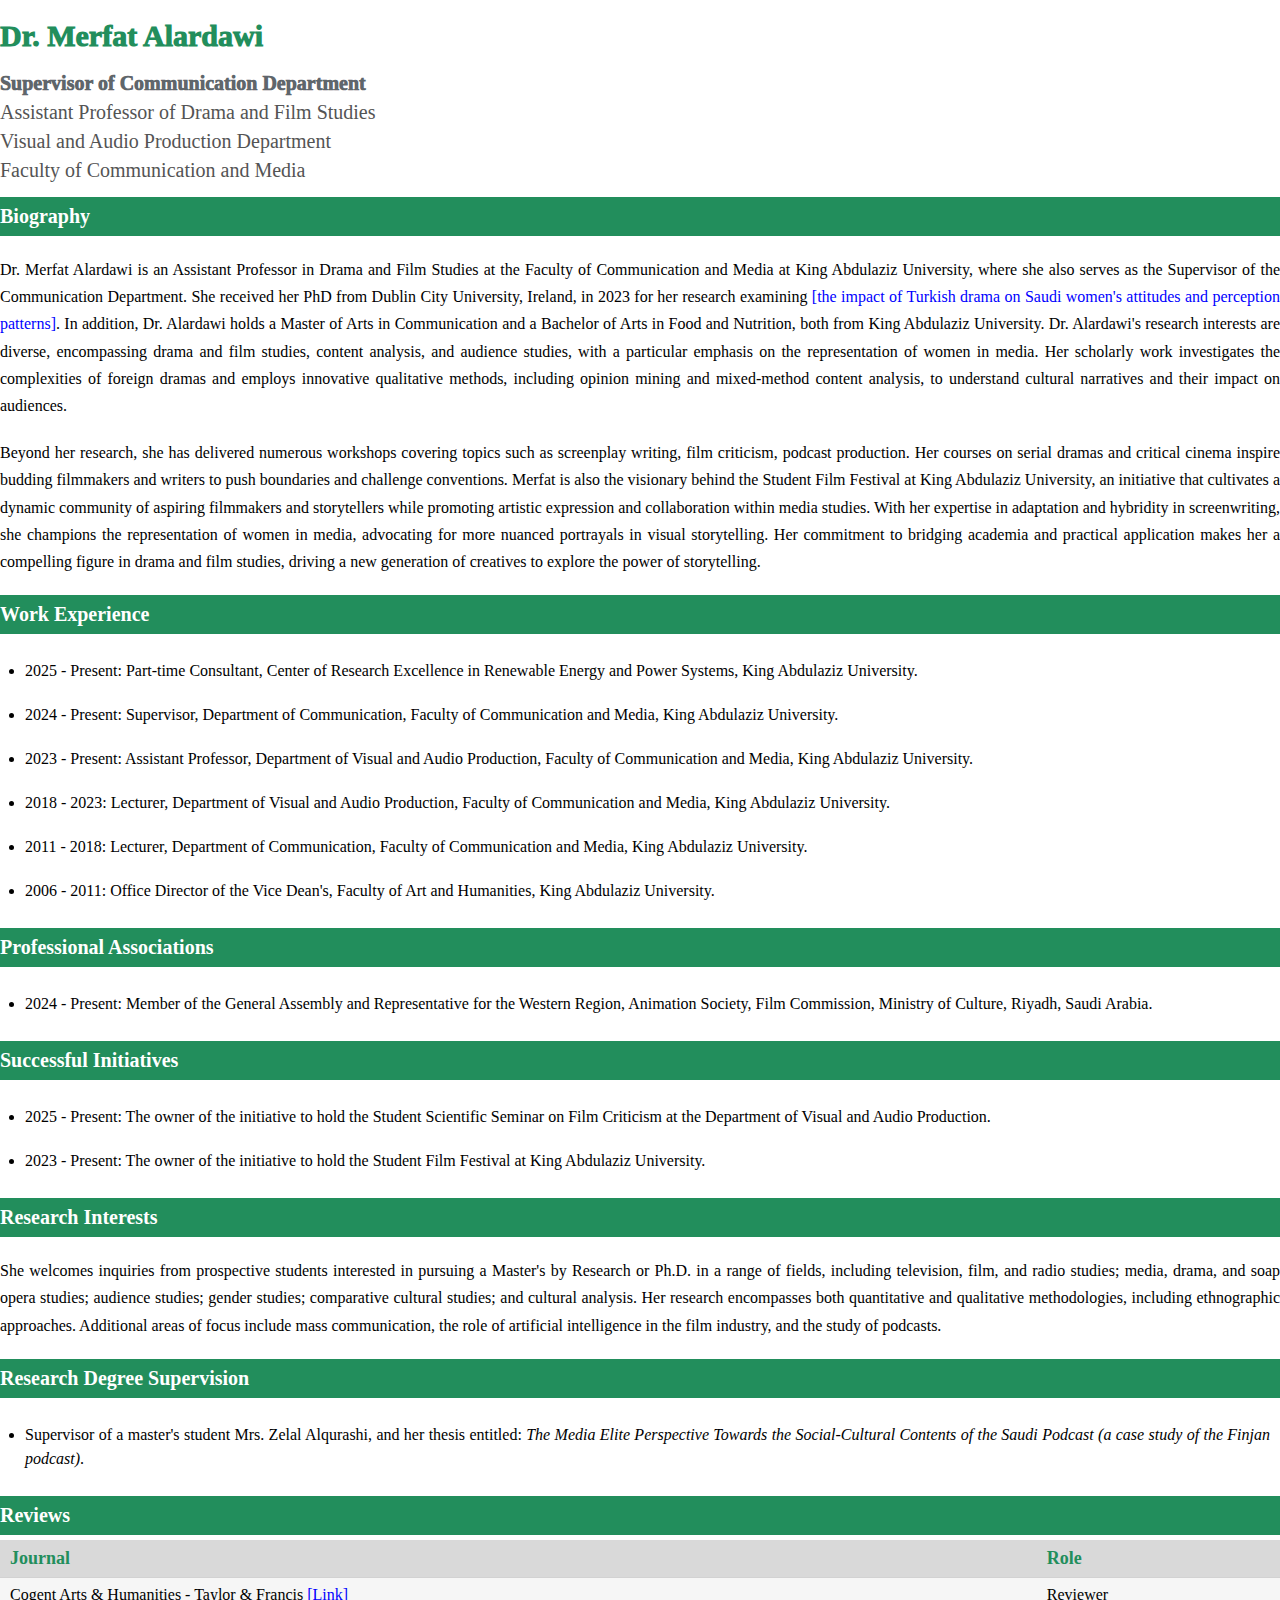
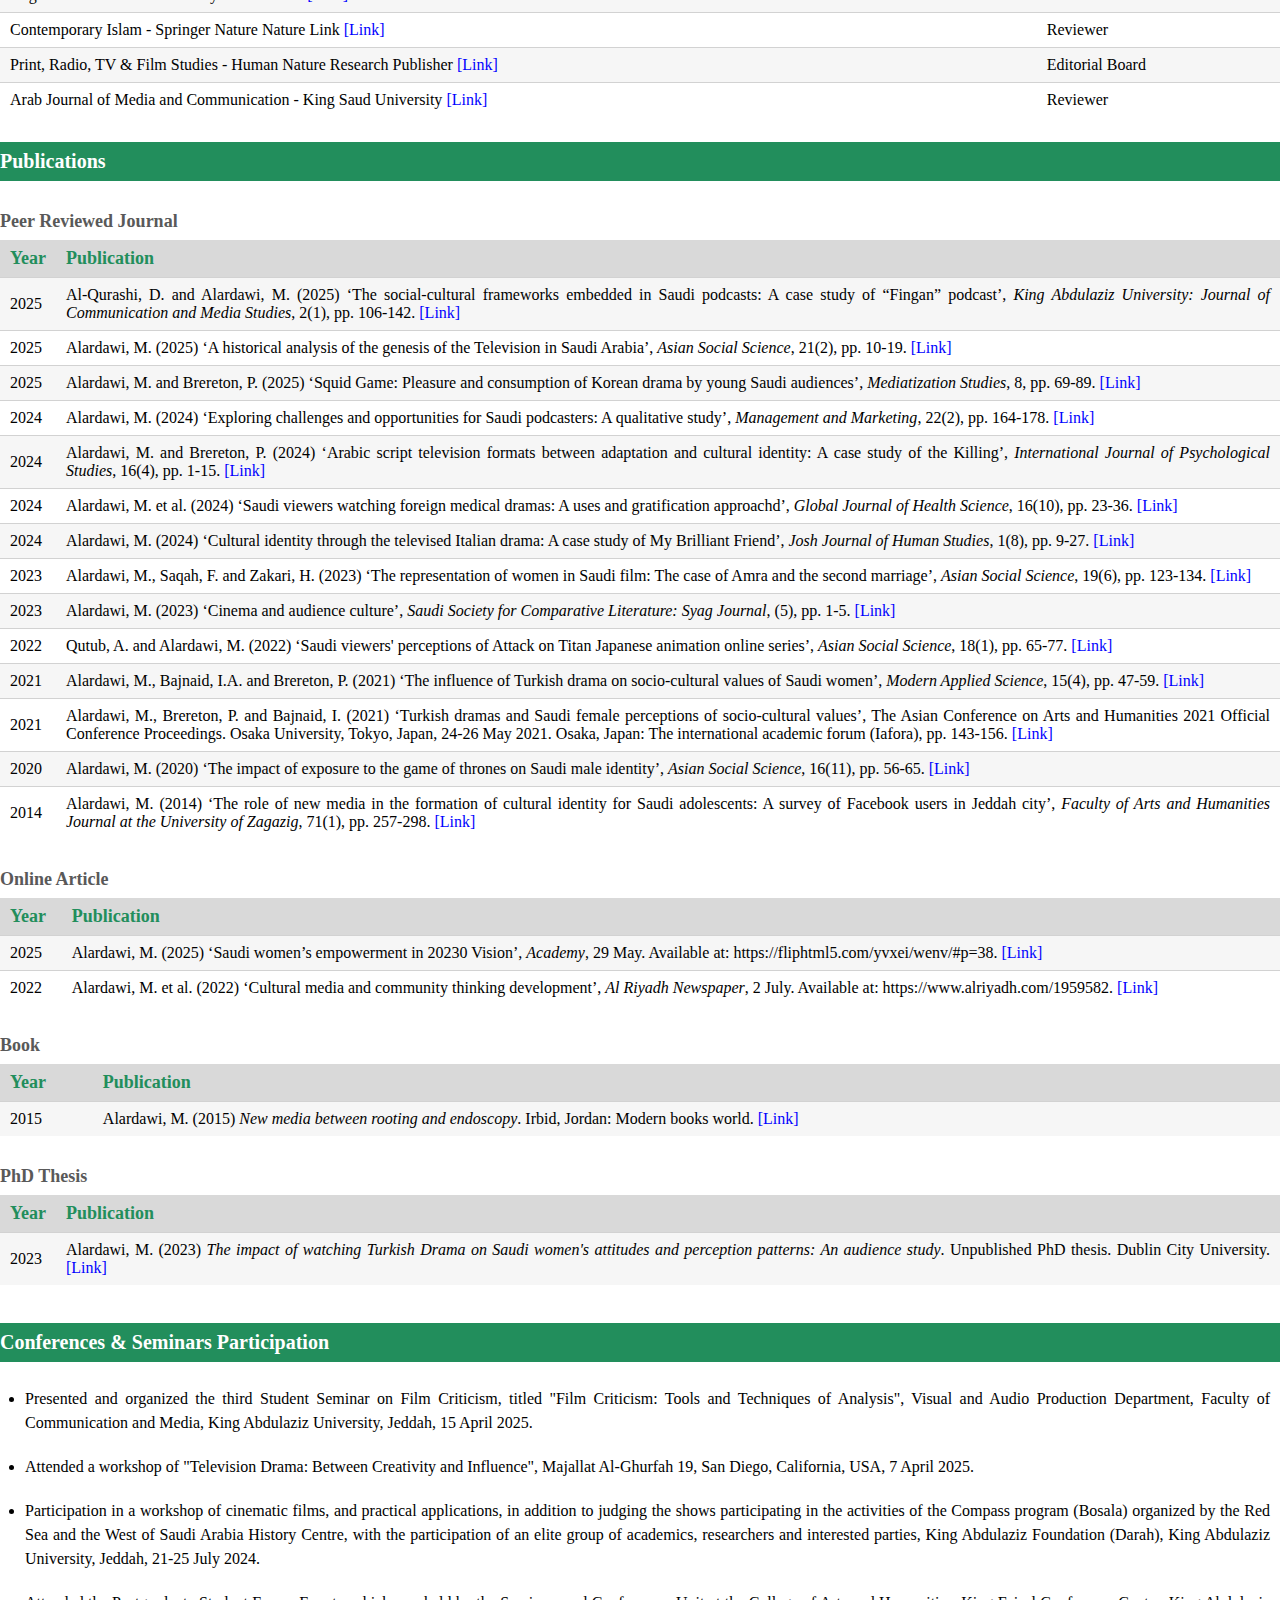
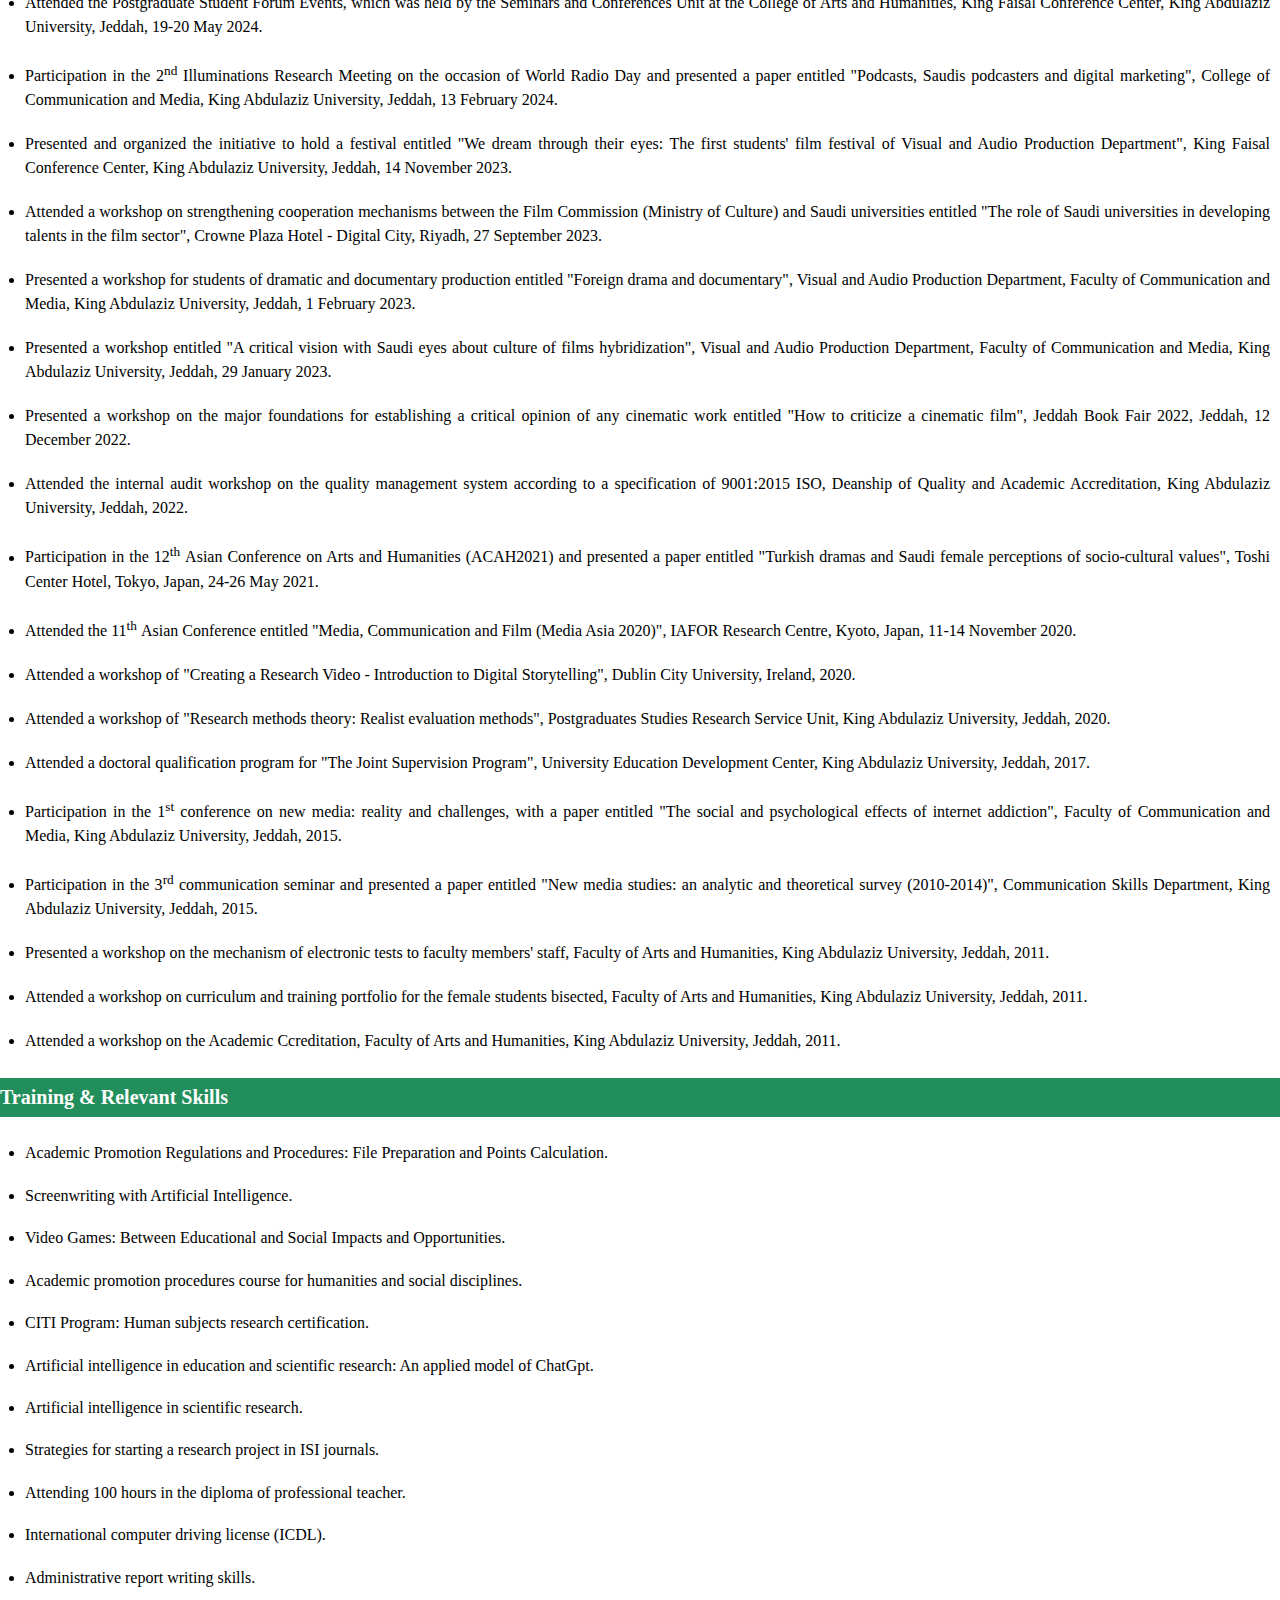
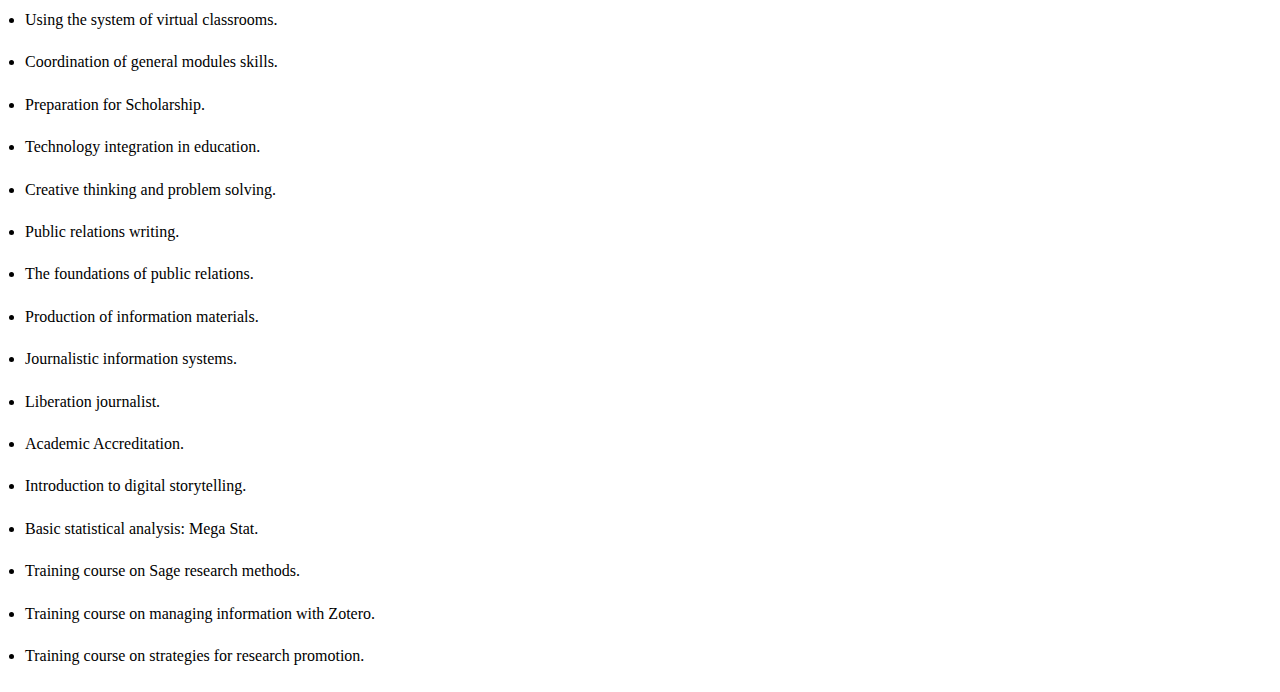
<file: index-profile-en.html>
<html>
<head>
<meta charset="UTF-8">
<meta name="viewport" content="width=device-width, initial-scale=1.0">
</head>

        <style>
            body {
            direction: ltr;
            padding: 0;
            margin: 0;
            }
            
            table {
            width: 100%;	
            border-collapse: collapse;
           	}
           	
           	td {
           	margin: 0;
           	margin-left: -10px;
           	margin-right: -10px;
           	padding: 8px 10px 8px 10px;
           	text-align: justify;
           	}
           		
		  	.sub-title {
          	margin: 0;
          	margin-left: -10px;
          	margin-right: -10px;
          	padding: 30px 10px 8px 10px;
          	text-align: left;
		  	font-size: 18px;
		  	color: #595959;
		  	}
		  	
		  	th {
		  	background-color: #d9d9d9;
          	margin: 0;
          	margin-left: -10px;
          	margin-right: -10px;
          	padding: 8px 10px 8px 10px;
          	text-align: left;
		  	font-size: 18px;
          	font-weight: 550;
		  	color: #228E5C;
		  	}
		  	
		  	tr:nth-of-type(even) {
		  	background-color: #F6F6F6;
		  	}
		  	
		  	tr:last-of-type {
		  	border-bottom-style: hidden;
		  	}
		  	
		  	td, tr {
		  	border-bottom: 1px solid #D2D2D2;
		  	}
		  	
		  	a:link {
          	color: #0000FF;
  		  	text-decoration: none;
		  	}
		  	
		  	a:visited {
  		  	color: #0000FF;
  		  	text-decoration: none;
		  	}
		  	
			a:hover {
            text-decoration: underline;	
  			color: #0000FF;
  			background-color: transparent;
            font-size: 17px;
			}
			
            ul {
            margin: 25px 0 5px 0;
            padding: 0px 10px 0px 25px;
            list-style-type: disc;
            }
            
            li {
            margin: 0;
            padding-bottom: 20px;
            }
            
            .container1 {
            padding: 10px 0px;
            }
            
            .container1 h2 {
            margin: 0;
            padding: 0 0 10px 0;
            font-weight: 950;
			line-height: 1.7em;
            color: #228E5C;
            font-size: 30px;
            }
            
            .container1 h3 {
            margin: 0;
            padding: 0 0 5px 0;
            font-weight: 950;
			line-height: 1.2em;
			color: #5F666B;            
            font-size: 20px;
            }
            
            .container1 h4 {
            margin: 0;
            padding: 0 0 5px 0;
			color: #545454;  
			line-height: 1.2em;
            font-weight: normal;
            font-size: 20px;
            }
            
            .title {
            margin: 0;
            margin-left: -10px;
            margin-right: -10px;
            padding: 8px 10px 8px 10px;
            color: #ffffff;
            font-size: 20px;
            font-weight: bold;
            text-align: left;
            background: #228E5C;
			}
			
			.container2 p {
			margin: 20px 0px;
			padding: 0px 0px;
			line-height: 1.7em;
			font-size: 16px;
			text-align: justify;
			}
			
           .container2 a {
            text-decoration: none;	
            color: #0000FF;
			}
			
           .container2 a:hover {
            color: #0000FF;
            text-decoration: underline;
  			background-color: transparent;
            font-size: 16.2px;
			}
			
			.container3 li {
            margin: 0;
			font-size: 16px;
			color: black;
			line-height: 1.5em;
            text-align: justify;
			}
			
			.container-reviews {
			margin-bottom: 25px;
			}
			
			.container-reviews .title {
			margin-bottom: 5px;
            text-align: left;
			}
			
			.container-reviews td {
            text-align: left;
			}
			
			.container4 p {
			margin: 0;
			padding: 15px 10px 0px 0px;
			line-height: 1.5em;
			font-size: 16px;
			color: #244674;            
			font-weight: bold;
            text-decoration: underline;
            text-align: left;
			}
			
			.container4 li {
            margin: 0;
            text-indent: -40px;
			padding-left: 40px;
			line-height: 1.5em;
			font-size: 16px;
            text-align: justify;
			}
			
			.container5 li {
            margin: 0;
			font-size: 16px;
			line-height: 1.5em;
            text-align: justify;
			}
			
			.container6 li {
            margin: 0;
			font-size: 16px;
			line-height: 1.4em;
            text-align: justify;
			}
    </style>
    
    <body style="direction: ltr; text-align: left;">
    <div class="container1">
    <h2>Dr. Merfat Alardawi</h2>
    <h3>Supervisor of Communication Department</h3>
    <h4>Assistant Professor of Drama and Film Studies</h4>
    <h4>Visual and Audio Production Department</h4>
    <h4>Faculty of Communication and Media</h4>
    </div>
    
    <div class="container2">
    <h3 class="title">Biography</h3>
        <p>Dr. Merfat Alardawi is an Assistant Professor in Drama and Film Studies at the Faculty of Communication and Media at King Abdulaziz University, where she also serves as the Supervisor of the Communication Department. She received her PhD from Dublin City University, Ireland, in 2023 for her research examining <a href="https://doras.dcu.ie/28008/">[the impact of Turkish drama on Saudi women's attitudes and perception patterns]</a>. In addition, Dr. Alardawi holds a Master of Arts in Communication and a Bachelor of Arts in Food and Nutrition, both from King Abdulaziz University. Dr. Alardawi's research interests are diverse, encompassing drama and film studies, content analysis, and audience studies, with a particular emphasis on the representation of women in media. Her scholarly work investigates the complexities of foreign dramas and employs innovative qualitative methods, including opinion mining and mixed-method content analysis, to understand cultural narratives and their impact on audiences.</p>
        <p>Beyond her research, she has delivered numerous workshops covering topics such as screenplay writing, film criticism, podcast production. Her courses on serial dramas and critical cinema inspire budding filmmakers and writers to push boundaries and challenge conventions. Merfat is also the visionary behind the Student Film Festival at King Abdulaziz University, an initiative that cultivates a dynamic community of aspiring filmmakers and storytellers while promoting artistic expression and collaboration within media studies. With her expertise in adaptation and hybridity in screenwriting, she champions the representation of women in media, advocating for more nuanced portrayals in visual storytelling. Her commitment to bridging academia and practical application makes her a compelling figure in drama and film studies, driving a new generation of creatives to explore the power of storytelling.</p>
    </div>
    
    <div class="container3">
    <h3 class="title">Work Experience</h3>
    <ul>
        <li>2025 - Present: Part-time Consultant, Center of Research Excellence in Renewable Energy and Power Systems, King Abdulaziz University.</li>
        <li>2024 - Present: Supervisor, Department of Communication, Faculty of Communication and Media, King Abdulaziz University.</li>
        <li>2023 - Present: Assistant Professor, Department of Visual and Audio Production, Faculty of Communication and Media, King Abdulaziz University.</li>
        <li>2018 - 2023: Lecturer, Department of Visual and Audio Production, Faculty of Communication and Media, King Abdulaziz University.</li>
        <li>2011 - 2018: Lecturer, Department of Communication, Faculty of Communication and Media, King Abdulaziz University.</li>
        <li>2006 - 2011: Office Director of the Vice Dean's, Faculty of Art and Humanities, King Abdulaziz University.</li>
    </ul>
    </div>
    
    <div class="container3">
    <h3 class="title">Professional Associations</h3>
    <ul>
        <li>2024 - Present: Member of the General Assembly and Representative for the Western Region, Animation Society, Film Commission, Ministry of Culture, Riyadh, Saudi Arabia.</li>
    </ul>
    </div>
    
    <div class="container3">
    <h3 class="title">Successful Initiatives</h3>
    <ul>
        <li>2025 - Present: The owner of the initiative to hold the Student Scientific Seminar on Film Criticism at the Department of Visual and Audio Production.</li>
        <li>2023 - Present: The owner of the initiative to hold the Student Film Festival at King Abdulaziz University.</li>
    </ul>
    </div>
    
    <div class="container2">
    <h3 class="title">Research Interests</h3>
    <p>She welcomes inquiries from prospective students interested in pursuing a Master's by Research or Ph.D. in a range of fields, including television, film, and radio studies; media, drama, and soap opera studies; audience studies; gender studies; comparative cultural studies; and cultural analysis. Her research encompasses both quantitative and qualitative methodologies, including ethnographic approaches. Additional areas of focus include mass communication, the role of artificial intelligence in the film industry, and the study of podcasts.</p>
    </div>
    
    <div class="container3">
    <h3 class="title">Research Degree Supervision</h3>
    <ul>
        <li>Supervisor of a master's student Mrs. Zelal Alqurashi, and her thesis entitled: <em>The Media Elite Perspective Towards the Social-Cultural Contents of the Saudi Podcast (a case study of the Finjan podcast)</em>.</li>
    </ul>
    </div>
    
    <div class="container-reviews">
    <h3 class="title">Reviews</h3>
        <table>
    	<tr>
    		<th>Journal</th>
    		<th>Role</th>
    	</tr>
    	<tr>
    		<td>Cogent Arts & Humanities - Taylor & Francis <a href="https://www.tandfonline.com/journals/oaah20">[Link]</a></td>
    		<td>Reviewer</td>
    	</tr>
		<tr>
    		<td>Contemporary Islam - Springer Nature Nature Link <a href="https://link.springer.com/journal/11562">[Link]</a></td>
    		<td>Reviewer</td>
    	</tr>
		<tr>
    		<td>Print, Radio, TV & Film Studies - Human Nature Research Publisher <a href="https://hnpublisher.com/ojs/index.php/PRTFS/Home">[Link]</a></td>
    		<td>Editorial Board</td>
    	</tr>
    	<tr>
    		<td>Arab Journal of Media and Communication - King Saud University <a href="https://samc.ksu.edu.sa/en/journal/publish_English">[Link]</a></td>
    		<td>Reviewer</td>
    	</tr>
        </table>
	</div>    
    
    <div class="container4">
    <h3 class="title">Publications</h3>
    <h3 class="sub-title">Peer Reviewed Journal</h3>
        <table>
    	<tr>
    		<th>Year</th>
    		<th>Publication</th>
    	</tr>
    	<tr>
    		<td>2025</td>
    		<td>Al-Qurashi, D. and Alardawi, M. (2025) &lsquo;The social-cultural frameworks embedded in Saudi podcasts: A case study of “Fingan” podcast&rsquo;,&nbsp;<em>King Abdulaziz University: Journal of Communication and Media Studies</em>, 2(1), pp. 106-142. <a href="https://journals.kau.edu.sa/index.php/JCMS/article/view/3328/990">[Link]</a></td>
    	</tr>
    	<tr>
    		<td>2025</td>
    		<td>Alardawi, M. (2025) &lsquo;A historical analysis of the genesis of the Television in Saudi Arabia&rsquo;,&nbsp;<em>Asian Social Science</em>, 21(2), pp. 10-19. <a href="https://ccsenet.org/journal/index.php/ass/article/view/0/51530">[Link]</a></td>
    	</tr>
    	<tr>
    		<td>2025</td>
    		<td>Alardawi, M. and Brereton, P. (2025) &lsquo;Squid Game: Pleasure and consumption of Korean drama by young Saudi audiences&rsquo;,&nbsp;<em>Mediatization Studies</em>, 8, pp. 69-89. <a href="https://journals.umcs.pl/ms/article/view/18049">[Link]</a></td>
    	</tr>
    	<tr>
    		<td>2024</td>
    		<td>Alardawi, M. (2024) &lsquo;Exploring challenges and opportunities for Saudi podcasters: A qualitative study&rsquo;,&nbsp;<em>Management and Marketing</em>, 22(2), pp. 164-178. <a href="https://mnmk.ro/documents/2024_2/2-4-2-24.pdf">[Link]</a></td>
    	</tr>
    	<tr>
    		<td>2024</td>
    		<td>Alardawi, M. and Brereton, P. (2024) &lsquo;Arabic script television formats between adaptation and cultural identity: A case study of the Killing&rsquo;,&nbsp;<em>International Journal of Psychological Studies</em>, 16(4), pp. 1-15. <a href="https://doi.org/10.5539/ijps.v16n4p1">[Link]</a></td>
    	</tr>
    	<tr>
    		<td>2024</td>
    		<td>Alardawi, M. et al. (2024) &lsquo;Saudi viewers watching foreign medical dramas: A uses and gratification approachd&rsquo;,&nbsp;<em>Global Journal of Health Science</em>, 16(10), pp. 23-36. <a href="https://doi.org/10.5539/gjhs.v16n10p23">[Link]</a></td>
    	</tr>
    	<tr>
    		<td>2024</td>
    		<td>Alardawi, M. (2024) &lsquo;Cultural identity through the televised Italian drama: A case study of My Brilliant Friend&rsquo;,&nbsp;<em>Josh Journal of Human Studies</em>, 1(8), pp. 9-27. <a href="https://drive.google.com/file/d/1msP4-Dd1rltFYdhEWRLI0e1SL8Vcbz5J/view?usp=drivesdk">[Link]</a></td>
    	</tr>
    	<tr>
    		<td>2023</td>
    		<td>Alardawi, M., Saqah, F. and Zakari, H. (2023) &lsquo;The representation of women in Saudi film: The case of Amra and the second marriage&rsquo;,&nbsp;<em>Asian Social Science</em>, 19(6), pp. 123-134. <a href="https://doi.org/10.5539/ass.v19n6p123">[Link]</a></td>
    	</tr>
    	<tr>
    		<td>2023</td>
    		<td>Alardawi, M. (2023) &lsquo;Cinema and audience culture&rsquo;,&nbsp;<em>Saudi Society for Comparative Literature: Syag Journal</em>, (5), pp. 1-5. <a href="https://www.scl.sa/post/syaq-5-5">[Link]</a></td>
    	</tr>
    	<tr>
    		<td>2022</td>
    		<td>Qutub, A. and Alardawi, M. (2022) &lsquo;Saudi viewers&#39; perceptions of Attack on Titan Japanese animation online series&rsquo;,&nbsp;<em>Asian Social Science</em>, 18(1), pp. 65-77. <a href="https://ccsenet.org/journal/index.php/ass/article/view/0/46547">[Link]</a></td>
    	</tr>
    	<tr>
    		<td>2021</td>
    		<td>Alardawi, M., Bajnaid, I.A. and Brereton, P. (2021) &lsquo;The influence of Turkish drama on socio-cultural values of Saudi women&rsquo;,&nbsp;<em>Modern Applied Science</em>, 15(4), pp. 47-59. <a href="https://doi.org/10.5539/mas.v15n4p47">[Link]</a></td>
    	</tr>
    		<td>2021</td>
    		<td>Alardawi, M., Brereton, P. and Bajnaid, I. (2021) &lsquo;Turkish dramas and Saudi female perceptions of socio-cultural values&rsquo;, The Asian Conference on Arts and Humanities 2021 Official Conference Proceedings. Osaka University, Tokyo, Japan, 24-26 May 2021. Osaka, Japan: The international academic forum (Iafora), pp. 143-156. <a href="https://papers.iafor.org/wp-content/uploads/papers/acah2021/ACAH2021_60126.pdf">[Link]</a></td>
    	</tr>
    		<td>2020</td>
    		<td>Alardawi, M. (2020) &lsquo;The impact of exposure to the game of thrones on Saudi male identity&rsquo;,&nbsp;<em>Asian Social Science</em>, 16(11), pp. 56-65. <a href="https://econpapers.repec.org/article/ibnassjnl/v_3a16_3ay_3a2020_3ai_3a11_3ap_3a56.htm">[Link]</a></td>
    	</tr>
    		<td>2014</td>
    		<td>Alardawi, M. (2014) &lsquo;The role of new media in the formation of cultural identity for Saudi adolescents: A survey of Facebook users in Jeddah city&rsquo;,&nbsp;<em>Faculty of Arts and Humanities Journal at the University of Zagazig</em>, 71(1), pp. 257-298. <a href="https://search.mandumah.com/Record/686253">[Link]</a></td>
    	</tr>
        </table>
    	<h3 class="sub-title">Online Article</h3>
        <table>
    	<tr>
    		<th>Year</th>
    		<th>Publication</th>
    	</tr>
    	<tr>
    		<td>2025</td>
    		<td>Alardawi, M. (2025) &lsquo;Saudi women’s empowerment in 20230 Vision&rsquo;,&nbsp;<em>Academy</em>, 29 May. Available at: https://fliphtml5.com/yvxei/wenv/#p=38. <a href="https://online.fliphtml5.com/yvxei/wenv/#p=38">[Link]</a></td>
        </tr>
    	<tr>
    		<td>2022</td>
    		<td>Alardawi, M. et al. (2022) &lsquo;Cultural media and community thinking development&rsquo;,&nbsp;<em>Al Riyadh Newspaper</em>, 2 July. Available at: https://www.alriyadh.com/1959582. <a href="https://www.alriyadh.com/1959582">[Link]</a></td>
        </tr>
        </table>
    	<h3 class="sub-title">Book</h3>
        <table>
    	<tr>
    		<th>Year</th>
    		<th>Publication</th>
    	</tr>
    	<tr>
    		<td>2015</td>
    		<td>Alardawi, M. (2015)&nbsp;<em>New media between rooting and endoscopy</em>. Irbid, Jordan: Modern books world. <a href="https://www.neelwafurat.com/itempage.aspx?id=lbb265215-249187&search=books">[Link]</a></td>
    	</tr>
        </table>
    	<h3 class="sub-title">PhD Thesis</h3>
        <table>
    	<tr>
    		<th>Year</th>
    		<th>Publication</th>
    	</tr>
    	<tr>
    		<td>2023</td>
    		<td>Alardawi, M. (2023) <em>The impact of watching Turkish Drama on Saudi women's attitudes and perception patterns: An audience study</em>. Unpublished PhD thesis. Dublin City University. <a href="https://doras.dcu.ie/28008/">[Link]</a></td>
    	</tr>
        </table>
        <table>
    	<h3 class="sub-title"></h3>
        </table>
    </div>
    
    <div class="container5">
    <h3 class="title">Conferences &amp; Seminars Participation</h3>
    <ul>
	    <li>Presented and organized the third Student Seminar on Film Criticism, titled "Film Criticism: Tools and Techniques of Analysis", Visual and Audio Production Department, Faculty of Communication and Media, King Abdulaziz University, Jeddah, 15 April 2025.</li>
	    <li>Attended a workshop of "Television Drama: Between Creativity and Influence", Majallat Al-Ghurfah 19, San Diego, California, USA, 7 April 2025.</li>
        <li>Participation in a workshop of cinematic films, and practical applications, in addition to judging the shows participating in the activities of the Compass program (Bosala) organized by the Red Sea and the West of Saudi Arabia History Centre, with the participation of an elite group of academics, researchers and interested parties, King Abdulaziz Foundation (Darah), King Abdulaziz University, Jeddah, 21-25 July 2024.</li>
        <li>Attended the Postgraduate Student Forum Events, which was held by the Seminars and Conferences Unit at the College of Arts and Humanities, King Faisal Conference Center, King Abdulaziz University, Jeddah, 19-20 May 2024.</li>
        <li>Participation in the 2<sup>nd</sup>&nbsp;Illuminations Research Meeting on the occasion of World Radio Day and presented a paper entitled &quot;Podcasts, Saudis podcasters and digital marketing&quot;, College of Communication and Media, King Abdulaziz University, Jeddah, 13 February 2024.</li>
        <li>Presented and organized the initiative to hold a festival entitled &quot;We dream through their eyes: The first students' film festival of Visual and Audio Production Department&quot;, King Faisal Conference Center, King Abdulaziz University, Jeddah, 14 November 2023.</li>
        <li>Attended a workshop on strengthening cooperation mechanisms between the Film Commission (Ministry of Culture) and Saudi universities entitled &quot;The role of Saudi universities in developing talents in the film sector&quot;, Crowne Plaza Hotel - Digital City, Riyadh, 27 September 2023.</li>
		<li>Presented a workshop for students of dramatic and documentary production entitled  &quot;Foreign drama and documentary&quot;, Visual and Audio Production Department, Faculty of Communication and Media, King Abdulaziz University, Jeddah, 1 February 2023.</li>
		<li>Presented a workshop entitled &quot;A critical vision with Saudi eyes about culture of films hybridization&quot;, Visual and Audio Production Department, Faculty of Communication and Media, King Abdulaziz University, Jeddah, 29 January 2023.</li>
        <li>Presented a workshop on the major foundations for establishing a critical opinion of any cinematic work entitled &quot;How to criticize a cinematic film&quot;, Jeddah Book Fair 2022, Jeddah, 12 December 2022.</li>
        <li>Attended the internal audit workshop on the quality management system according to a specification of 9001:2015 ISO, Deanship of Quality and Academic Accreditation, King Abdulaziz University, Jeddah, 2022.</li>
        <li>Participation in the 12<sup>th</sup>&nbsp;Asian Conference on Arts and Humanities (ACAH2021) and presented a paper entitled &quot;Turkish dramas and Saudi female perceptions of socio-cultural values&quot;, Toshi Center Hotel, Tokyo, Japan, 24-26 May 2021.</li>
        <li>Attended the 11<sup>th</sup>&nbsp;Asian Conference entitled &quot;Media, Communication and Film (Media Asia 2020)&quot;, IAFOR Research Centre, Kyoto, Japan, 11-14 November 2020.</li>
        <li>Attended a workshop of &quot;Creating a Research Video - Introduction to Digital Storytelling&quot;, Dublin City University, Ireland, 2020.</li>
        <li>Attended a workshop of &quot;Research methods theory: Realist evaluation methods&quot;, Postgraduates Studies Research Service Unit, King Abdulaziz University, Jeddah, 2020.</li>
        <li>Attended a doctoral qualification program for &quot;The Joint Supervision Program&quot;, University Education Development Center, King Abdulaziz University, Jeddah, 2017.</li>
        <li>Participation in the 1<sup>st</sup>&nbsp;conference on new media: reality and challenges, with a paper entitled &quot;The social and psychological effects of internet addiction&quot;, Faculty of Communication and Media,&nbsp;King Abdulaziz University, Jeddah, 2015.</li>
        <li>Participation in the 3<sup>rd</sup>&nbsp;communication seminar and presented a paper entitled &quot;New media studies: an analytic and theoretical survey (2010-2014)&quot;, Communication Skills Department, King Abdulaziz University, Jeddah, 2015.</li>
        <li>Presented a workshop on the mechanism of electronic tests to faculty members' staff, Faculty of Arts and Humanities, King Abdulaziz University, Jeddah, 2011.</li>
        <li>Attended a workshop on curriculum and training portfolio for the female students bisected, Faculty of Arts and Humanities, King Abdulaziz University, Jeddah, 2011.</li>
        <li>Attended a workshop on the Academic Ccreditation,&nbsp;Faculty of Arts and Humanities, King Abdulaziz University, Jeddah, 2011.</li>
    </ul>
    </div>
    
    <div class="container6">
    <h3 class="title">Training &amp; Relevant Skills</h3>
    <ul>
	    <li>Academic Promotion Regulations and Procedures: File Preparation and Points Calculation.</li>
	    <li>Screenwriting with Artificial Intelligence.</li>
	    <li>Video Games: Between Educational and Social Impacts and Opportunities.</li>
        <li>Academic promotion procedures course for humanities and social disciplines.</li>
        <li>CITI Program: Human subjects research certification.</li>
        <li>Artificial intelligence in education and scientific research: An applied model of ChatGpt.</li>
        <li>Artificial intelligence in scientific research.</li>
        <li>Strategies for starting a research project in ISI journals.</li>
        <li>Attending 100 hours in the diploma of professional teacher.</li>
        <li>International computer driving license (ICDL).</li>
        <li>Administrative report writing skills.</li>
        <li>Using the system of virtual classrooms.</li>
        <li>Coordination of general modules skills.</li>
        <li>Preparation for Scholarship.</li>
        <li>Technology integration in education.</li>
        <li>Creative thinking and problem solving.</li>
        <li>Public relations writing.</li>
        <li>The foundations of public relations.</li>
        <li>Production of information materials.</li>
        <li>Journalistic information systems.</li>
        <li>Liberation journalist.</li>
        <li>Academic Accreditation.</li>
        <li>Introduction to digital storytelling.</li>
        <li>Basic statistical analysis: Mega Stat.</li>
        <li>Training course on Sage research methods.</li>
        <li>Training course on managing information with Zotero.</li>
        <li>Training course on strategies for research promotion.</li>
    </ul>
</body>
</html>
</file>
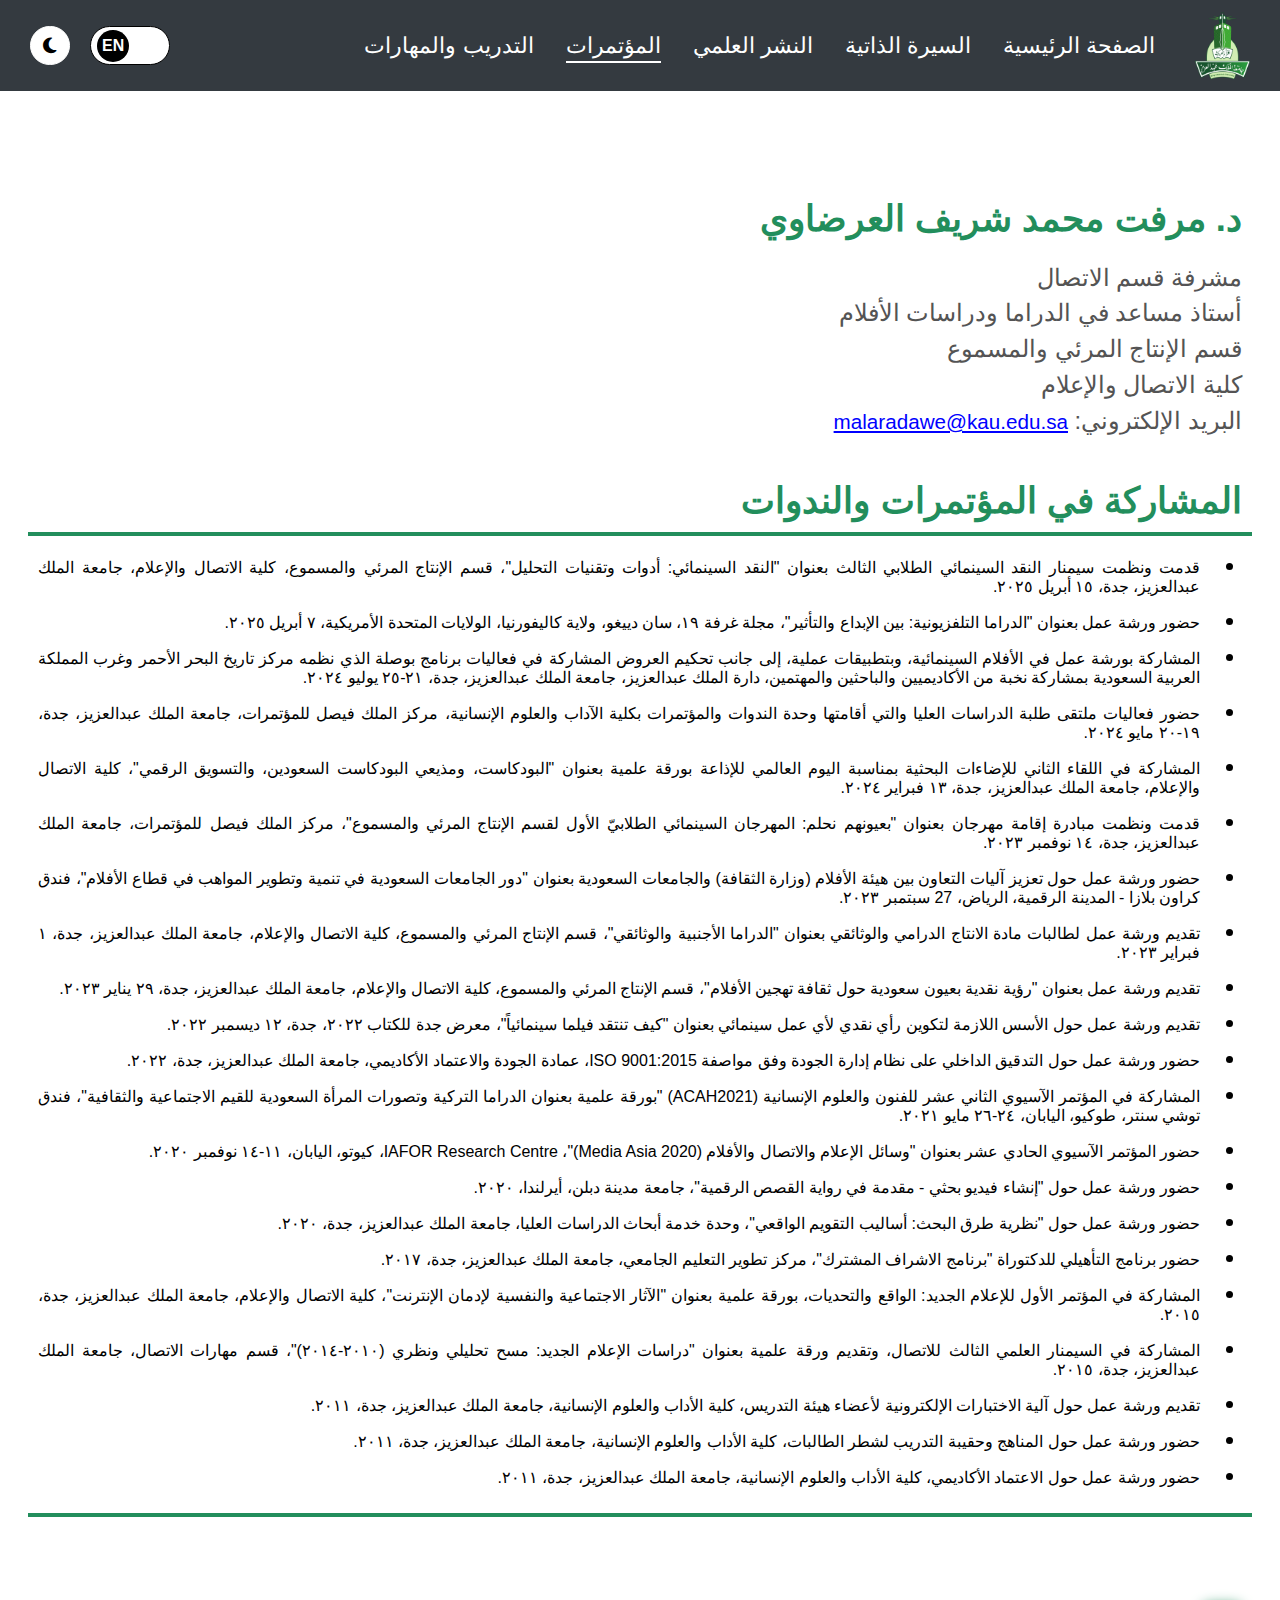
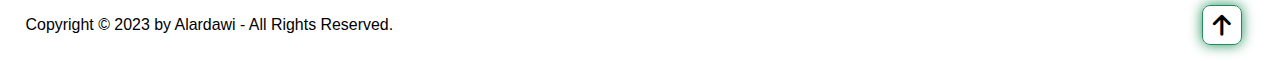
<file: Profile-AR/conferences-ar.html>
<!DOCTYPE html>
<html lang="ar" dir="rtl">
	<head>
  	<meta charset="UTF-8"/>
    <meta http-equiv="X-UA-Compatible" content="IE=edge"/>
    <meta name="viewport" content="width=device-width, initial-scale=1.0"/>
    <title>المشاركة في المؤتمرات والندوات – د. مرفت العرضاوي</title>

		<!-- Font Awesome CSS -->
  	<link rel="stylesheet" href="https://cdnjs.cloudflare.com/ajax/libs/font-awesome/6.5.0/css/all.min.css" />
    <!-- Custom Stylesheet -->
    <link rel="stylesheet" href="conferences-ar.css">
  </head>

	<body style="direction: rtl; text-align: right;">
		
		<!-- Header Section Design -->
		<header>
			<nav>
				<div class="right-section">
					<!-- language switcher from Arabic to English -->
					<div class="lang-switcher">
						<a href="/Profile-EN/profile-en.html" class="switch" id="langSwitch">
							<div class="slider">EN</div>
						</a>
					</div>

					<!-- Day/Night Mode Toggle -->
					<div class="day-night" id="dayNightToggle">
						<span class="fas fa-moon"></span>
					</div>

					<div class="menu-icon" id="menuToggle">
						<i class="fas fa-bars" id="menuIcon"></i>
					</div>
				</div>

				<div class="left-section">
					<div class="logo">
						<a href="https://www.kau.edu.sa/Home.aspx?lng=en" target="_blank" rel="noopener noreferrer">
							<img src="/Profile-Image/logo.PNG" alt="King Abdulaziz Logo" loading="eager">
						</a>
					</div>

					<div class="nav-links" id="navLinks">
						<a href="/index-ar.html">الصفحة الرئيسية</a>
						<a href="profile-ar.html">السيرة الذاتية</a>
						<a href="publication-ar.html">النشر العلمي</a>
						<a href="conferences-ar.html">المؤتمرات</a>
						<a href="training-ar.html">التدريب والمهارات</a>
					</div>
				</div>
			</nav>
		</header>

		<section>
			<div class="container1">
				<h1>د. مرفت محمد شريف العرضاوي</h1>
				<h2>مشرفة قسم الاتصال</h2>
				<h2>أستاذ مساعد في الدراما ودراسات الأفلام</h2>
				<h2>قسم الإنتاج المرئي والمسموع</h2>
				<h2>كلية الاتصال والإعلام</h2>
				<h2>
					<span>البريد الإلكتروني: </span>
					<a href="mailto:malaradawe@kau.edu.sa">malaradawe@kau.edu.sa</a>
				</h2>
			</div>


			<div class="container2">
				<h3 class="title">المشاركة في المؤتمرات والندوات</h2>
				<ul>
					<li>قدمت ونظمت سيمنار النقد السينمائي الطلابي الثالث بعنوان "النقد السينمائي: أدوات وتقنيات التحليل"، قسم الإنتاج المرئي والمسموع، كلية الاتصال والإعلام، جامعة الملك عبدالعزيز، جدة، ١٥ أبريل ٢٠٢٥.</li>
					<li>حضور ورشة عمل بعنوان "الدراما التلفزيونية: بين الإبداع والتأثير"، مجلة غرفة ١٩، سان دييغو، ولاية كاليفورنيا، الولايات المتحدة الأمريكية، ٧ أبريل ٢٠٢٥.</li>
						<li> المشاركة بورشة عمل في الأفلام السينمائية، وبتطبيقات عملية، إلى جانب تحكيم العروض المشاركة في فعاليات برنامج بوصلة الذي نظمه مركز تاريخ البحر الأحمر وغرب المملكة العربية السعودية بمشاركة نخبة من الأكاديميين والباحثين والمهتمين، دارة الملك عبدالعزيز، جامعة الملك عبدالعزيز، جدة، ٢١-٢٥ يوليو ٢٠٢٤.</li>
							<li> حضور فعاليات ملتقى طلبة الدراسات العليا والتي أقامتها وحدة الندوات والمؤتمرات بكلية الآداب والعلوم الإنسانية، مركز الملك فيصل للمؤتمرات، جامعة الملك عبدالعزيز، جدة، ١٩-٢٠ مايو ٢٠٢٤.</li>  
						<li> المشاركة في اللقاء الثاني للإضاءات البحثية بمناسبة اليوم العالمي للإذاعة بورقة علمية بعنوان &quot;البودكاست، ومذيعي البودكاست السعودين، والتسويق الرقمي&quot;، كلية الاتصال والإعلام، جامعة الملك عبدالعزيز، جدة، ١٣ فبراير ٢٠٢٤.</li>
						<li> قدمت ونظمت مبادرة إقامة مهرجان بعنوان &quot;بعيونهم نحلم: المهرجان السينمائي الطلابيّ الأول لقسم الإنتاج المرئي والمسموع&quot;، مركز الملك فيصل للمؤتمرات، جامعة الملك عبدالعزيز، جدة، ١٤ نوفمبر ٢٠٢٣. </li>
						<li> حضور ورشة عمل حول تعزيز آليات التعاون بين هيئة الأفلام (وزارة الثقافة) والجامعات السعودية بعنوان &quot;دور الجامعات السعودية في تنمية وتطوير المواهب في قطاع الأفلام&quot;، فندق كراون بلازا - المدينة الرقمية، الرياض، 27 سبتمبر ٢٠٢٣. </li> 
						<li> تقديم ورشة عمل لطالبات مادة الانتاج الدرامي والوثائقي بعنوان &quot;الدراما الأجنبية والوثائقي&quot;، قسم الإنتاج المرئي والمسموع، كلية الاتصال والإعلام، جامعة الملك عبدالعزيز، جدة، ١ فبراير ٢٠٢٣. </li>
						<li> تقديم ورشة عمل بعنوان &quot;رؤية نقدية بعيون سعودية حول ثقافة تهجين الأفلام&quot;، قسم الإنتاج المرئي والمسموع، كلية الاتصال والإعلام، جامعة الملك عبدالعزيز، جدة، ٢٩ يناير ٢٠٢٣.</li>
						<li> تقديم ورشة عمل حول الأسس اللازمة لتكوين رأي نقدي لأي عمل سينمائي بعنوان &quot;كيف تنتقد فيلما سينمائياً&quot;، معرض جدة للكتاب ٢٠٢٢، جدة، ١٢ ديسمبر ٢٠٢٢.</li>
						<li>حضور ورشة عمل حول التدقيق الداخلي على نظام إدارة الجودة وفق مواصفة 9001:2015 ISO، عمادة الجودة والاعتماد الأكاديمي، جامعة الملك عبدالعزيز، جدة، ٢٠٢٢.</li>
						<li>المشاركة في المؤتمر الآسيوي الثاني عشر للفنون والعلوم الإنسانية (ACAH2021) &quot;بورقة علمية بعنوان الدراما التركية وتصورات المرأة السعودية للقيم الاجتماعية والثقافية&quot;، فندق توشي سنتر، طوكيو، اليابان، ٢٤-٢٦ مايو ٢٠٢١.</li>
						<li>حضور المؤتمر الآسيوي الحادي عشر بعنوان &quot;وسائل الإعلام والاتصال والأفلام (Media Asia 2020)&quot، IAFOR Research Centre، كيوتو، اليابان، ١١-١٤ نوفمبر ٢٠٢٠.</(li>
						<li>حضور ورشة عمل حول &quot;إنشاء فيديو بحثي - مقدمة في رواية القصص الرقمية&quot;، جامعة مدينة دبلن، أيرلندا، ٢٠٢٠.</li>
						<li>حضور ورشة عمل حول &quot;نظرية طرق البحث: أساليب التقويم الواقعي&quot;، وحدة خدمة أبحاث الدراسات العليا، جامعة الملك عبدالعزيز، جدة، ٢٠٢٠.</li>
						<li>حضور برنامج التأهيلي للدكتوراة &quot;برنامج الاشراف المشترك&quot;، مركز تطوير التعليم الجامعي، جامعة الملك عبدالعزيز، جدة، ٢٠١٧.</li>
						<li>المشاركة في المؤتمر الأول للإعلام الجديد: الواقع والتحديات، بورقة علمية بعنوان &quot;الآثار الاجتماعية والنفسية لإدمان الإنترنت&quot;، كلية الاتصال والإعلام، جامعة الملك عبدالعزيز، جدة، ٢٠١٥.</li>
						<li>المشاركة في السيمنار العلمي الثالث للاتصال، وتقديم ورقة علمية بعنوان &quot;دراسات الإعلام الجديد: مسح تحليلي ونظري (٢٠١٠-٢٠١٤)&quot;، قسم مهارات الاتصال، جامعة الملك عبدالعزيز، جدة، ٢٠١٥.</li>
						<li>تقديم ورشة عمل حول آلية الاختبارات الإلكترونية لأعضاء هيئة التدريس، كلية الأداب والعلوم الإنسانية، جامعة الملك عبدالعزيز، جدة، ٢٠١١.</li>
						<li>حضور ورشة عمل حول المناهج وحقيبة التدريب لشطر الطالبات، كلية الأداب والعلوم الإنسانية، جامعة الملك عبدالعزيز، جدة، ٢٠١١.</li>
						<li>حضور ورشة عمل حول الاعتماد الأكاديمي، كلية الأداب والعلوم الإنسانية، جامعة الملك عبدالعزيز، جدة، ٢٠١١.</li>
				</ul>
			</div>
				
		</section>
		<footer class="footer1">
			<div class="footer-text">
				<p>Copyright &copy; 2023 by Alardawi  -  All Rights Reserved.</p>
			</div>
			<div class="footer-iconTop">
				<a href="javascript:void(0)" aria-label="Scroll to top">
				<i class="fas fa-arrow-up"></i>
				</a>
			</div>
		</footer>

		<!-- Custom Script -->
		<script src="profile-ar.js"></script>

	</body>
</html>
</file>
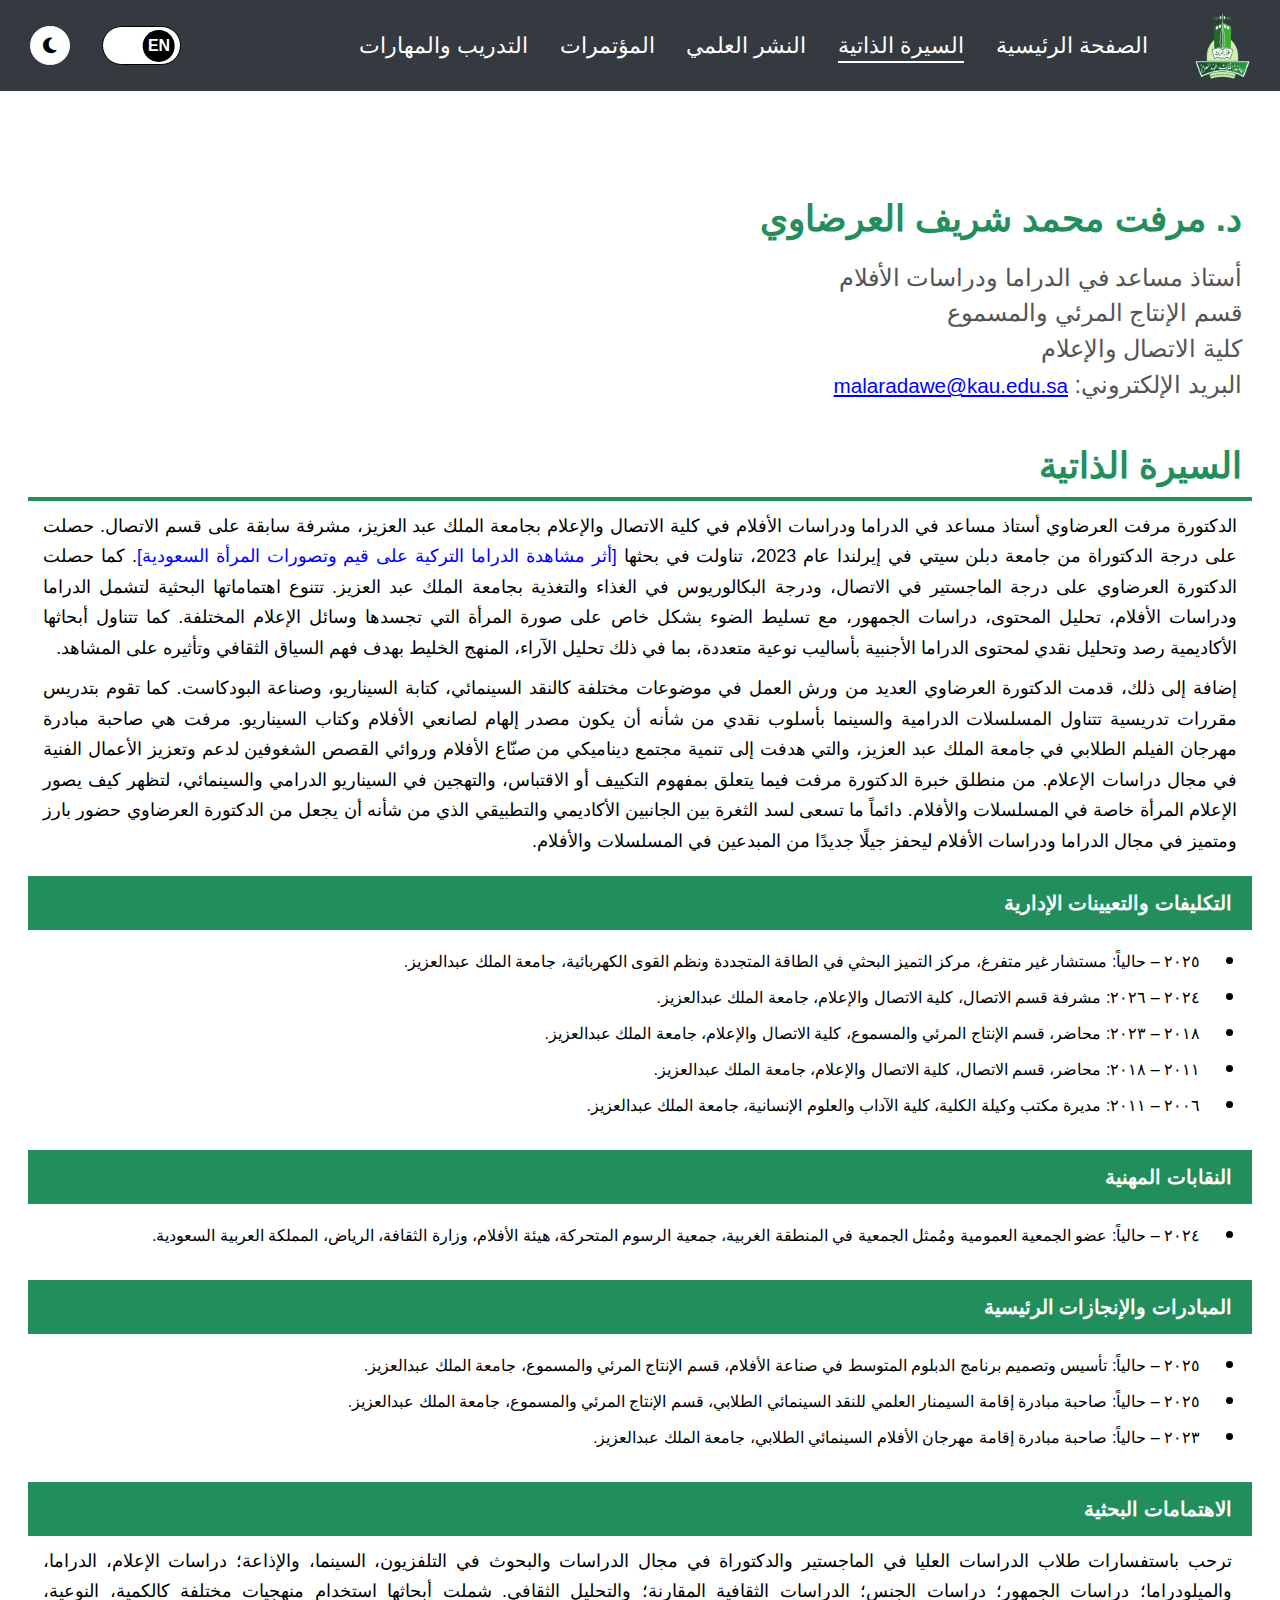
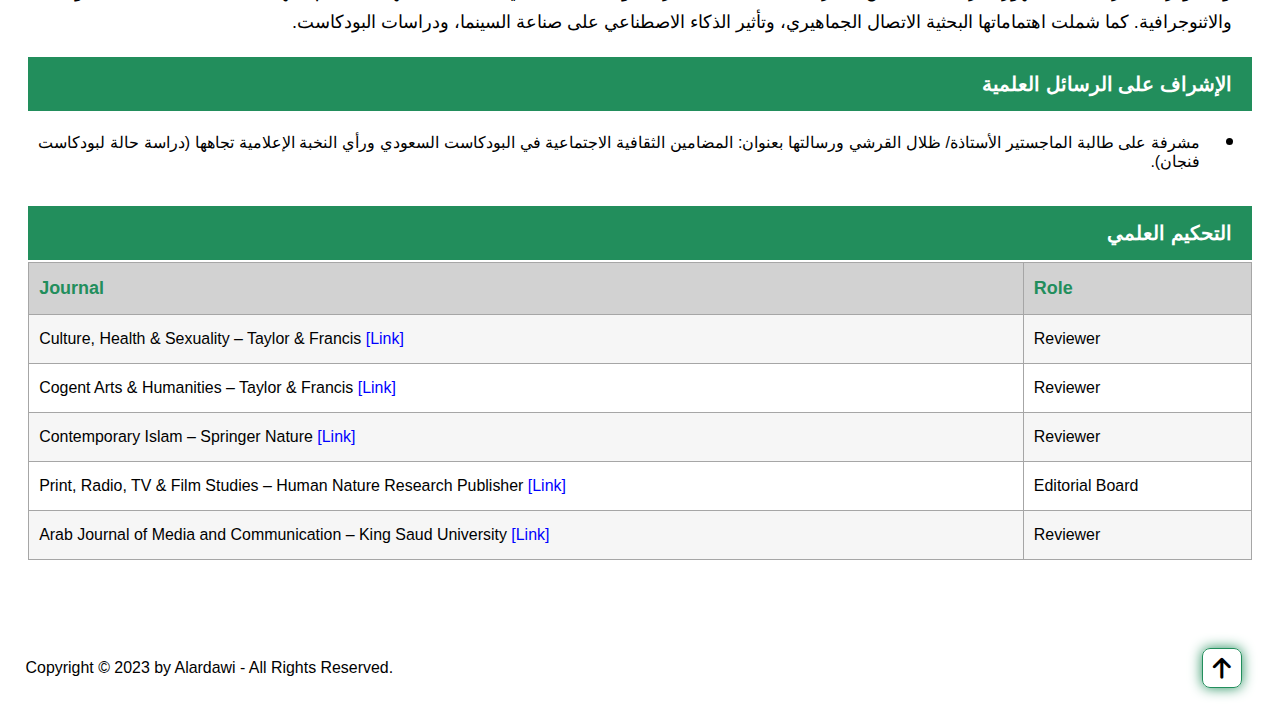
<file: Profile-AR/profile-ar.html>
<!DOCTYPE html>
<html lang="ar" dir="rtl">
	<head>
  	<meta charset="UTF-8"/>
    <meta http-equiv="X-UA-Compatible" content="IE=edge"/>
    <meta name="viewport" content="width=device-width, initial-scale=1.0"/>
		<meta name="format-detection" content="telephone=no,date=no,address=no,email=no">
    <title>الملف الأكاديمي – د. مرفت العرضاوي</title>

		<!-- Canonical tag -->
    <link rel="canonical" href="https://www.alardawi.com/Profile-AR/profile-ar.html" />

		<!-- Font Awesome CSS -->
  	<link rel="stylesheet" href="https://cdnjs.cloudflare.com/ajax/libs/font-awesome/6.5.0/css/all.min.css" />
    <!-- Custom Stylesheet -->
    <link rel="stylesheet" href="profile-ar.css">
  </head>

	<body style="direction: rtl; text-align: right;">
		
  	<!-- Header Section Design -->
		<header>
			<nav>
				<div class="right-section">
					<!-- language switcher from Arabic to English -->
					<div class="lang-switcher">
						<a href="/Profile-EN/profile-en.html" class="switch" id="langSwitch">
							<div class="slider">EN</div>
						</a>
					</div>

					<!-- Day/Night Mode Toggle -->
					<div class="day-night" id="dayNightToggle" role="button" tabindex="0" aria-pressed="false" aria-label="Toggle day/night mode">
						<span class="fas fa-moon"></span>
					</div>

					<div class="menu-icon" id="menuToggle">
						<i class="fas fa-bars" id="menuIcon"></i>
					</div>
				</div>

				<div class="left-section">
					<div class="logo">
						<a href="https://www.kau.edu.sa/Home.aspx?lng=en" target="_blank" rel="noopener noreferrer">
							<img src="/Profile-Image/logo.PNG" alt="King Abdulaziz Logo" loading="eager">
						</a>
					</div>

					<div class="nav-links" id="navLinks">
						<a href="/index-ar.html">الصفحة الرئيسية</a>
						<a href="profile-ar.html">السيرة الذاتية</a>
						<a href="publication-ar.html">النشر العلمي</a>
						<a href="conferences-ar.html">المؤتمرات</a>
						<a href="training-ar.html">التدريب والمهارات</a>
					</div>
				</div>
			</nav>
		</header>

		<section>
			<div class="container1">
				<h1>د. مرفت محمد شريف العرضاوي</h1>
				<h2>أستاذ مساعد في الدراما ودراسات الأفلام</h2>
				<h2>قسم الإنتاج المرئي والمسموع</h2>
				<h2>كلية الاتصال والإعلام</h2>
				<h2>
					<span>البريد الإلكتروني: </span>
					<a href="mailto:malaradawe@kau.edu.sa">malaradawe@kau.edu.sa</a>
				</h2>
			</div>

			<div class="container2">
				<h3>السيرة الذاتية</h3>
				<p>الدكتورة مرفت العرضاوي أستاذ مساعد في الدراما ودراسات الأفلام في كلية الاتصال والإعلام بجامعة الملك عبد العزيز، مشرفة سابقة على قسم الاتصال. حصلت على درجة الدكتوراة من جامعة دبلن سيتي في إيرلندا عام 2023، تناولت في بحثها <a href="https://doras.dcu.ie/28008/" target="_blank" rel="noopener noreferrer"> [أثر مشاهدة الدراما التركية على قيم وتصورات المرأة السعودية]</a>. كما حصلت الدكتورة العرضاوي على درجة الماجستير في الاتصال، ودرجة البكالوريوس في الغذاء والتغذية بجامعة الملك عبد العزيز. تتنوع اهتماماتها البحثية لتشمل الدراما ودراسات الأفلام، تحليل المحتوى، دراسات الجمهور، مع تسليط الضوء بشكل خاص على صورة المرأة التي تجسدها وسائل الإعلام المختلفة. كما تتناول أبحاثها الأكاديمية رصد وتحليل نقدي لمحتوى الدراما الأجنبية بأساليب نوعية متعددة، بما في ذلك تحليل الآراء، المنهج الخليط بهدف فهم السياق الثقافي وتأثيره على المشاهد.</p>
				<p>إضافة إلى ذلك، قدمت الدكتورة العرضاوي العديد من ورش العمل في موضوعات مختلفة كالنقد السينمائي، كتابة السيناريو، وصناعة البودكاست. كما تقوم بتدريس مقررات تدريسية تتناول المسلسلات الدرامية والسينما بأسلوب نقدي من شأنه أن يكون مصدر إلهام لصانعي الأفلام وكتاب السيناريو. مرفت هي صاحبة مبادرة مهرجان الفيلم الطلابي في جامعة الملك عبد العزيز، والتي هدفت إلى تنمية مجتمع ديناميكي من صنّاع الأفلام وروائي القصص الشغوفين لدعم وتعزيز الأعمال الفنية في مجال دراسات الإعلام. من منطلق خبرة الدكتورة مرفت فيما يتعلق بمفهوم التكييف أو الاقتباس، والتهجين في السيناريو الدرامي والسينمائي، لتظهر كيف يصور الإعلام المرأة خاصة في المسلسلات والأفلام. دائماً ما تسعى لسد الثغرة بين الجانبين الأكاديمي والتطبيقي الذي من شأنه أن يجعل من الدكتورة العرضاوي حضور بارز ومتميز في مجال الدراما ودراسات الأفلام ليحفز جيلًا جديدًا من المبدعين في المسلسلات والأفلام.</p>
			</div>

			<div class="container3">
				<h3 class="title">التكليفات والتعيينات الإدارية</h3>
				<ul>
					<li>
						<span class="year">٢٠٢٥ – حالياً:</span>
						مستشار غير متفرغ، مركز التميز البحثي في الطاقة المتجددة ونظم القوى الكهربائية، جامعة الملك عبدالعزيز.
					</li>
					<li>
						<span class="year">٢٠٢٤ – ٢٠٢٦:</span>
						مشرفة قسم الاتصال، كلية الاتصال والإعلام، جامعة الملك عبدالعزيز.
					</li>
					<li>
						<span class="year">٢٠١٨ – ٢٠٢٣:</span>
						محاضر، قسم الإنتاج المرئي والمسموع، كلية الاتصال والإعلام، جامعة الملك عبدالعزيز.
					</li>
					<li>
						<span class="year">٢٠١١ – ٢٠١٨:</span>
						محاضر، قسم الاتصال، كلية الاتصال والإعلام، جامعة الملك عبدالعزيز.
					</li>
					<li>
						<span class="year">٢٠٠٦ – ٢٠١١:</span>
						مديرة مكتب وكيلة الكلية، كلية الآداب والعلوم الإنسانية، جامعة الملك عبدالعزيز.
					</li>
				</ul>
			</div>
				
			<div class="container3">
				<h3 class="title">النقابات المهنية</h3>
				<ul>
					<li>
						<span class="year">٢٠٢٤ – حالياً:</span>
						عضو الجمعية العمومية ومُمثل الجمعية في المنطقة الغربية، جمعية الرسوم المتحركة، هيئة الأفلام، وزارة الثقافة، الرياض، المملكة العربية السعودية.
					</li>
				</ul>
			</div>
				
			<div class="container3">
				<h3 class="title">المبادرات والإنجازات الرئيسية</h3>
				<ul>
					<li>
						<span class="year">٢٠٢٥ – حالياً:</span>
						تأسيس وتصميم برنامج الدبلوم المتوسط في صناعة الأفلام، قسم الإنتاج المرئي والمسموع، جامعة الملك عبدالعزيز.
					</li>
					<li>
						<span class="year">٢٠٢٥ – حالياً:</span>
						صاحبة مبادرة إقامة السيمنار العلمي للنقد السينمائي الطلابي، قسم الإنتاج المرئي والمسموع، جامعة الملك عبدالعزيز.
					</li>
					<li>
						<span class="year">٢٠٢٣ – حالياً:</span>
						صاحبة مبادرة إقامة مهرجان الأفلام السينمائي الطلابي، جامعة الملك عبدالعزيز.
					</li>
				</ul>
			</div>
				
			<div class="container3">
				<h3 class="title">الاهتمامات البحثية</h3>
				<p>ترحب باستفسارات طلاب الدراسات العليا في الماجستير والدكتوراة في مجال الدراسات والبحوث في التلفزيون، السينما، والإذاعة؛ دراسات الإعلام، الدراما، والميلودراما؛ دراسات الجمهور؛ دراسات الجنس؛ الدراسات الثقافية المقارنة؛ والتحليل الثقافي. شملت أبحاثها استخدام منهجيات مختلفة كالكمية، النوعية، والاثنوجرافية. كما شملت اهتماماتها البحثية الاتصال الجماهيري، وتأثير الذكاء الاصطناعي على صناعة السينما، ودراسات البودكاست.</p>
			</div>
			
			<div class="container3">
				<h3 class="title">الإشراف على الرسائل العلمية</h3>
				<ul>
						<li>مشرفة على طالبة الماجستير الأستاذة/ ظلال القرشي ورسالتها بعنوان: المضامين الثقافية الاجتماعية في البودكاست السعودي ورأي النخبة الإعلامية تجاهها (دراسة حالة لبودكاست فنجان).</li>
				</ul>
			</div>
				
			<div class="container3">
				<h3 class="title">التحكيم العلمي</h3>
				<table dir="ltr">
					<tr>
						<th>Journal</th>
						<th>Role</th>
					</tr>
					<tr>
						<td>Culture, Health & Sexuality – Taylor & Francis <a href="https://www.tandfonline.com/journals/tchs20" target="_blank" rel="noopener noreferrer">[Link]</a></td>
						<td>Reviewer</td>
					</tr>
					<tr>
						<td>Cogent Arts & Humanities – Taylor & Francis <a href="https://www.tandfonline.com/journals/oaah20" target="_blank" rel="noopener noreferrer">[Link]</a></td>
						<td>Reviewer</td>
					</tr>
					<tr>
						<td>Contemporary Islam – Springer Nature <a href="https://link.springer.com/journal/11562" target="_blank" rel="noopener noreferrer">[Link]</a></td>
						<td>Reviewer</td>
					</tr>
					<tr>
						<td>Print, Radio, TV & Film Studies – Human Nature Research Publisher <a href="https://hnpublisher.com/ojs/index.php/PRTFS/Home" target="_blank" rel="noopener noreferrer">[Link]</a></td>
						<td>Editorial Board</td>
					</tr>
					<tr>
						<td>Arab Journal of Media and Communication – King Saud University <a href="https://samc.ksu.edu.sa/en/journal/publish_English" target="_blank" rel="noopener noreferrer">[Link]</a></td>
						<td>Reviewer</td>
					</tr>
				</table>
			</div>    

		</section>
		<footer class="footer1">
			<div class="footer-text">
				<p>Copyright &copy; 2023 by Alardawi  -  All Rights Reserved.</p>
			</div>
			<div class="footer-iconTop">
				<a href="javascript:void(0)" aria-label="Scroll to top">
				<i class="fas fa-arrow-up"></i>
				</a>
			</div>
		</footer>

		<!-- Custom Script -->
		<script src="profile-ar.js"></script>

	</body>
</html>
</file>
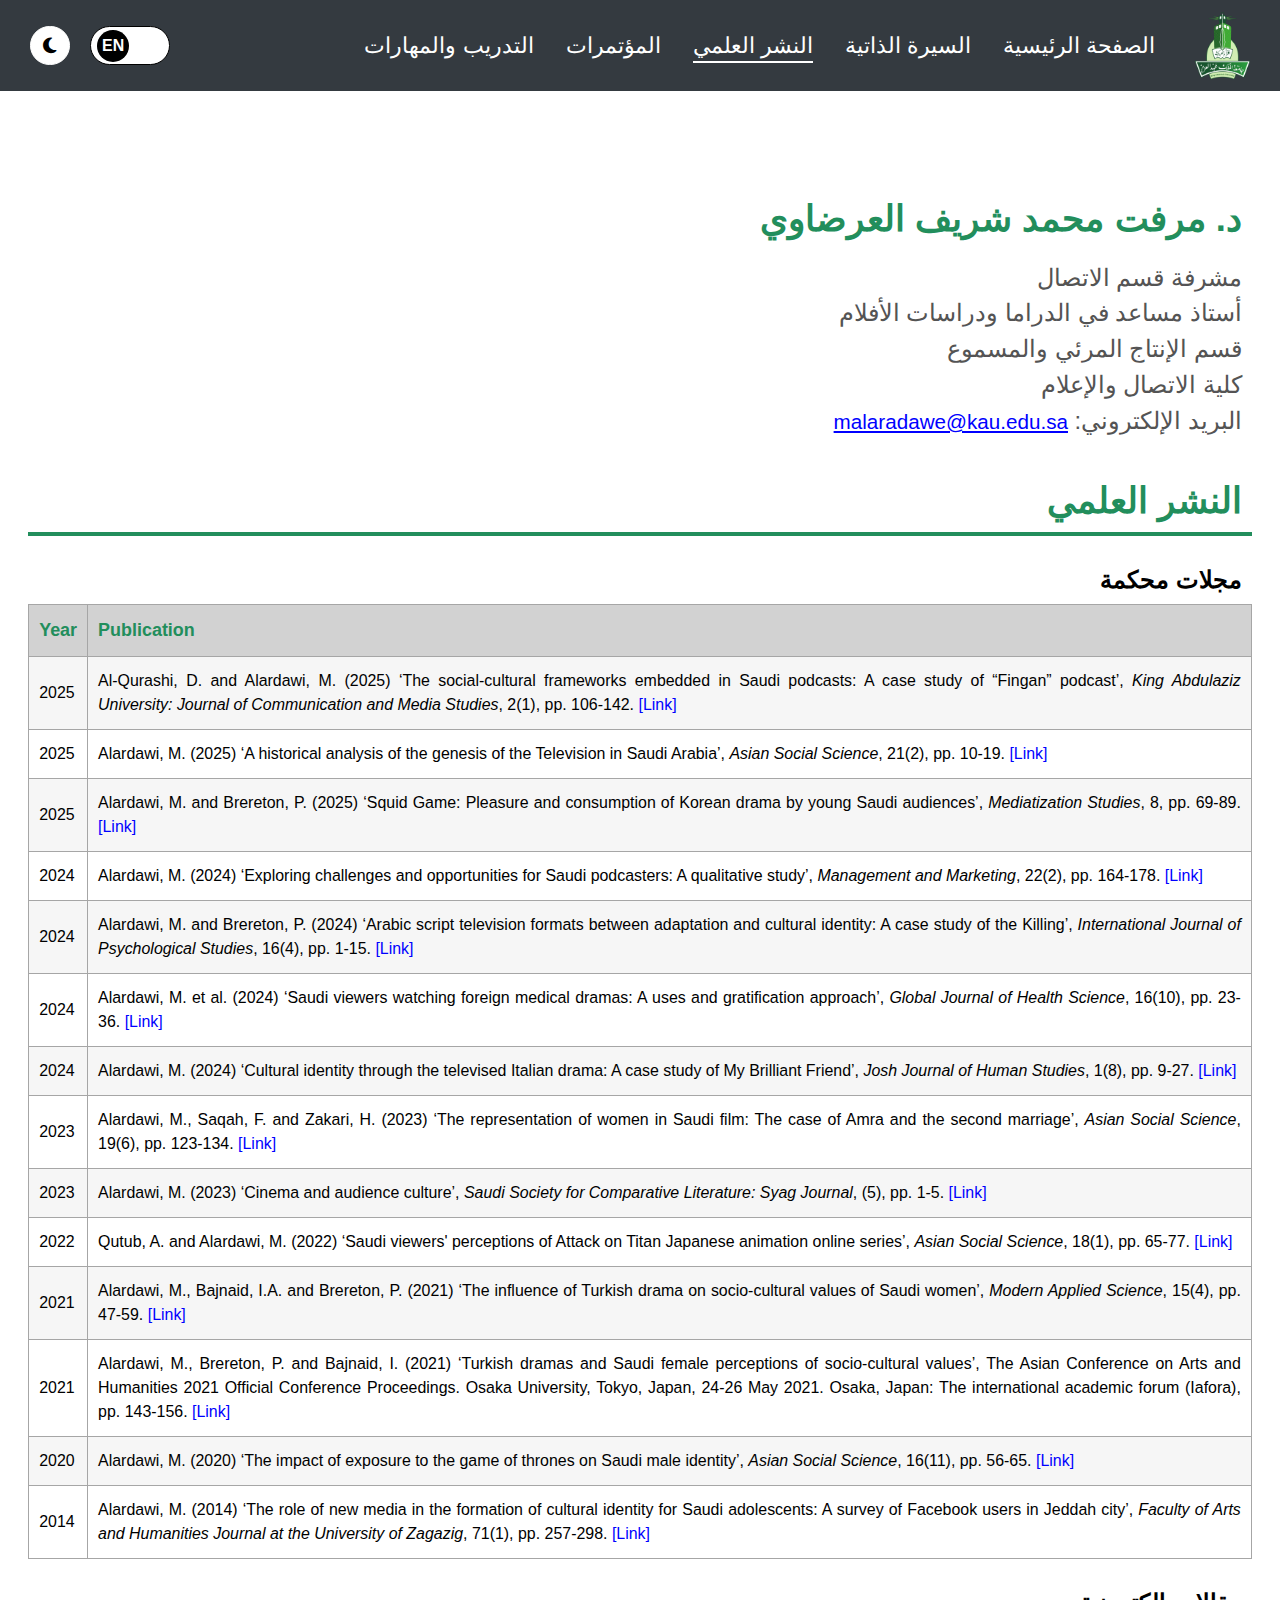
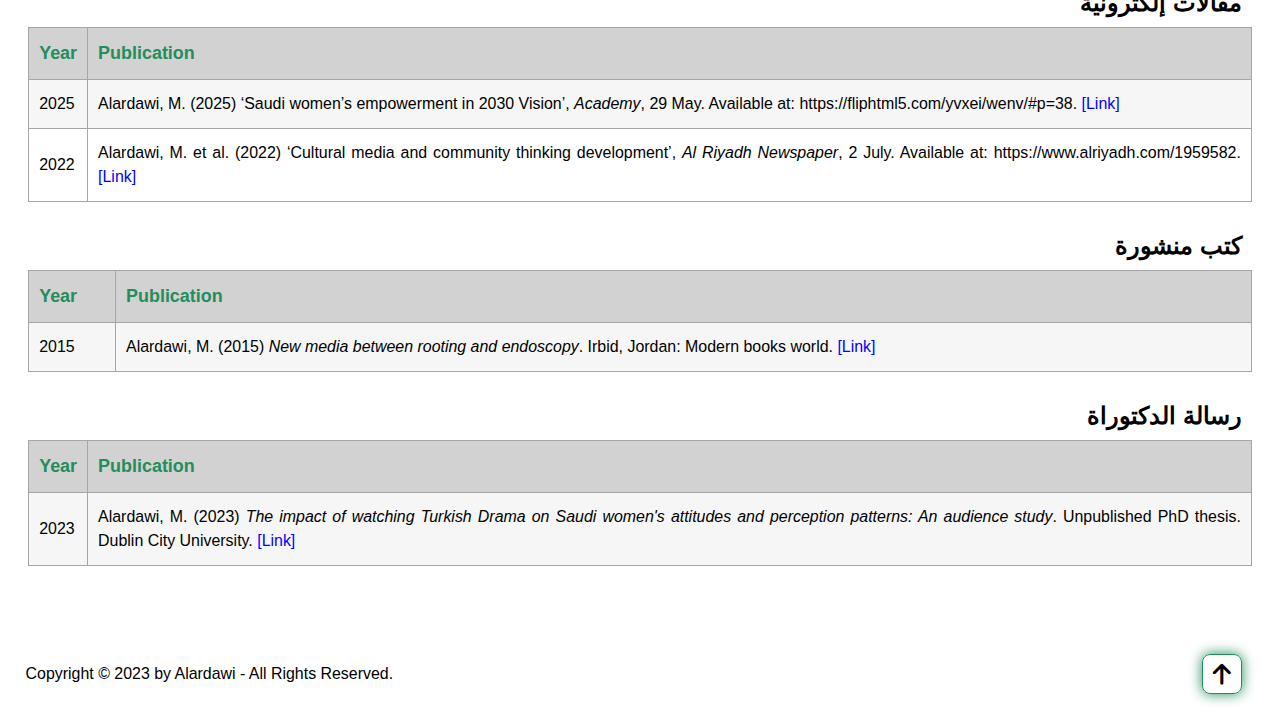
<file: Profile-AR/publication-ar.html>
<!DOCTYPE html>
<html lang="ar" dir="rtl">
	<head>
  	<meta charset="UTF-8"/>
    <meta http-equiv="X-UA-Compatible" content="IE=edge"/>
    <meta name="viewport" content="width=device-width, initial-scale=1.0"/>
    <title>د. مرفت العرضاوي – الموقع الأكاديمي الرسمي | الدراما ودراسات الأفلام</title>
    <meta name="description" content="د. مرفت العرضاوي، متخصصة في الدراما ودراسات الأفلام وناقدة درامية وسينمائية، تشمل اهتماماتها البحثية تحليل المحتوى، ودراسات الجمهور، وصورة المرأة في وسائل الإعلام. تتناول أبحاثها الدراما الأجنبية باستخدام مناهج نوعية متعددة، مثل تحليل الآراء والمنهج الخليط لفهم السياقات الثقافية وتأثيرها على الجمهور. صاحبة مبادرة مهرجان الفيلم الطلابي في جامعة الملك عبدالعزيز." />

		<!-- Font Awesome CSS -->
    <link href="https://cdnjs.cloudflare.com/ajax/libs/font-awesome/6.7.2/css/all.min.css" rel="stylesheet">
    <!-- Custom Stylesheet -->
    <link rel="stylesheet" href="publication-ar.css">
  </head>

	<body style="direction: rtl; text-align: right;">
		
		<!-- Header Section Design -->
		<header>
			<nav>
				<div class="right-section">
					<!-- language switcher from Arabic to English -->
					<div class="lang-switcher">
						<a href="/Profile-EN/profile-en.html" class="switch" id="langSwitch">
							<div class="slider">EN</div>
						</a>
					</div>

					<!-- Day/Night Mode Toggle -->
					<div class="day-night" id="dayNightToggle">
						<span class="fas fa-moon"></span>
					</div>

					<div class="menu-icon" id="menuToggle">
						<i class="fas fa-bars" id="menuIcon"></i>
					</div>
				</div>

				<div class="left-section">
					<div class="logo">
						<a href="https://www.kau.edu.sa/Home.aspx?lng=en" target="_blank" rel="noopener noreferrer">
							<img src="/Profile-Image/logo.PNG" alt="King Abdulaziz Logo" loading="eager">
						</a>
					</div>

					<div class="nav-links" id="navLinks">
						<a href="/index-ar.html">الصفحة الرئيسية</a>
						<a href="profile-ar.html">السيرة الذاتية</a>
						<a href="publication-ar.html">النشر العلمي</a>
						<a href="conferences-ar.html">المؤتمرات</a>
						<a href="training-ar.html">التدريب والمهارات</a>
					</div>
				</div>
			</nav>
		</header>

		<section>	
			<div class="container1">
				<h1>د. مرفت محمد شريف العرضاوي</h1>
				<h2>مشرفة قسم الاتصال</h2>
				<h2>أستاذ مساعد في الدراما ودراسات الأفلام</h2>
				<h2>قسم الإنتاج المرئي والمسموع</h2>
				<h2>كلية الاتصال والإعلام</h2>
				<h2>
					<span>البريد الإلكتروني: </span>
					<a href="mailto:malaradawe@kau.edu.sa">malaradawe@kau.edu.sa</a>
				</h2>
			</div>

			<div class="container2">
				<h2 class="title">النشر العلمي</h2>
				<h3 class="sub-title">مجلات محكمة</h3>
				<table dir="ltr">
					<tr>
						<th>Year</th>
						<th>Publication</th>
					</tr>
					<tr>
						<td>2025</td>
						<td>Al-Qurashi, D. and Alardawi, M. (2025) &lsquo;The social-cultural frameworks embedded in Saudi podcasts: A case study of “Fingan” podcast&rsquo;,&nbsp;<em>King Abdulaziz University: Journal of Communication and Media Studies</em>, 2(1), pp. 106-142. <a href="https://journals.kau.edu.sa/index.php/JCMS/article/view/3328/990" target="_blank" rel="noopener noreferrer">[Link]</a></td>
					</tr>
					<tr>
						<td>2025</td>
						<td>Alardawi, M. (2025) &lsquo;A historical analysis of the genesis of the Television in Saudi Arabia&rsquo;,&nbsp;<em>Asian Social Science</em>, 21(2), pp. 10-19. <a href="https://ccsenet.org/journal/index.php/ass/article/view/0/51530" target="_blank" rel="noopener noreferrer">[Link]</a></td>
					</tr>
					<tr>
						<td>2025</td>
						<td>Alardawi, M. and Brereton, P. (2025) &lsquo;Squid Game: Pleasure and consumption of Korean drama by young Saudi audiences&rsquo;,&nbsp;<em>Mediatization Studies</em>, 8, pp. 69-89. <a href="https://journals.umcs.pl/ms/article/view/18049" target="_blank" rel="noopener noreferrer">[Link]</a></td>
					</tr>
					<tr>
						<td>2024</td>
						<td>Alardawi, M. (2024) &lsquo;Exploring challenges and opportunities for Saudi podcasters: A qualitative study&rsquo;,&nbsp;<em>Management and Marketing</em>, 22(2), pp. 164-178. <a href="https://mnmk.ro/documents/2024_2/2-4-2-24.pdf" target="_blank" rel="noopener noreferrer">[Link]</a></td>
					</tr>
					<tr>
						<td>2024</td>
						<td>Alardawi, M. and Brereton, P. (2024) &lsquo;Arabic script television formats between adaptation and cultural identity: A case study of the Killing&rsquo;,&nbsp;<em>International Journal of Psychological Studies</em>, 16(4), pp. 1-15. <a href="https://doi.org/10.5539/ijps.v16n4p1" target="_blank" rel="noopener noreferrer">[Link]</a></td>
					</tr>
					<tr>
						<td>2024</td>
						<td>Alardawi, M. et al. (2024) &lsquo;Saudi viewers watching foreign medical dramas: A uses and gratification approach&rsquo;,&nbsp;<em>Global Journal of Health Science</em>, 16(10), pp. 23-36. <a href="https://doi.org/10.5539/gjhs.v16n10p23" target="_blank" rel="noopener noreferrer">[Link]</a></td>
					</tr>
					<tr>
						<td>2024</td>
						<td>Alardawi, M. (2024) &lsquo;Cultural identity through the televised Italian drama: A case study of My Brilliant Friend&rsquo;,&nbsp;<em>Josh Journal of Human Studies</em>, 1(8), pp. 9-27. <a href="https://drive.google.com/file/d/1msP4-Dd1rltFYdhEWRLI0e1SL8Vcbz5J/view?usp=drivesdk" target="_blank" rel="noopener noreferrer">[Link]</a></td>
					</tr>
					<tr>
						<td>2023</td>
						<td>Alardawi, M., Saqah, F. and Zakari, H. (2023) &lsquo;The representation of women in Saudi film: The case of Amra and the second marriage&rsquo;,&nbsp;<em>Asian Social Science</em>, 19(6), pp. 123-134. <a href="https://doi.org/10.5539/ass.v19n6p123" target="_blank" rel="noopener noreferrer">[Link]</a></td>
					</tr>
					<tr>
						<td>2023</td>
					<td>Alardawi, M. (2023) &lsquo;Cinema and audience culture&rsquo;,&nbsp;<em>Saudi Society for Comparative Literature: Syag Journal</em>, (5), pp. 1-5. <a href="https://www.scl.sa/post/syaq-5-5" target="_blank" rel="noopener noreferrer">[Link]</a></td>
					</tr>
					<tr>
						<td>2022</td>
						<td>Qutub, A. and Alardawi, M. (2022) &lsquo;Saudi viewers&#39; perceptions of Attack on Titan Japanese animation online series&rsquo;,&nbsp;<em>Asian Social Science</em>, 18(1), pp. 65-77. <a href="https://ccsenet.org/journal/index.php/ass/article/view/0/46547" target="_blank" rel="noopener noreferrer">[Link]</a></td>
					</tr>
					<tr>
						<td>2021</td>
						<td>Alardawi, M., Bajnaid, I.A. and Brereton, P. (2021) &lsquo;The influence of Turkish drama on socio-cultural values of Saudi women&rsquo;,&nbsp;<em>Modern Applied Science</em>, 15(4), pp. 47-59. <a href="https://doi.org/10.5539/mas.v15n4p47" target="_blank" rel="noopener noreferrer">[Link]</a></td>
					</tr>
					<tr>
						<td>2021</td>
						<td>Alardawi, M., Brereton, P. and Bajnaid, I. (2021) &lsquo;Turkish dramas and Saudi female perceptions of socio-cultural values&rsquo;, The Asian Conference on Arts and Humanities 2021 Official Conference Proceedings. Osaka University, Tokyo, Japan, 24-26 May 2021. Osaka, Japan: The international academic forum (Iafora), pp. 143-156. <a href="https://papers.iafor.org/wp-content/uploads/papers/acah2021/ACAH2021_60126.pdf" target="_blank" rel="noopener noreferrer">[Link]</a></td>
					</tr>
					<tr>
						<td>2020</td>
						<td>Alardawi, M. (2020) &lsquo;The impact of exposure to the game of thrones on Saudi male identity&rsquo;,&nbsp;<em>Asian Social Science</em>, 16(11), pp. 56-65. <a href="https://econpapers.repec.org/article/ibnassjnl/v_3a16_3ay_3a2020_3ai_3a11_3ap_3a56.htm" target="_blank" rel="noopener noreferrer">[Link]</a></td>
					</tr>
					<tr>
						<td>2014</td>
						<td>Alardawi, M. (2014) &lsquo;The role of new media in the formation of cultural identity for Saudi adolescents: A survey of Facebook users in Jeddah city&rsquo;,&nbsp;<em>Faculty of Arts and Humanities Journal at the University of Zagazig</em>, 71(1), pp. 257-298. <a href="https://search.mandumah.com/Record/686253" target="_blank" rel="noopener noreferrer">[Link]</a></td>
					</tr>
				</table>

				<h3 class="sub-title">مقالات إلكترونية</h3>
				<table dir="ltr">
					<tr>
						<th>Year</th>
						<th>Publication</th>
					</tr>
					<tr>
						<td>2025</td>
						<td>Alardawi, M. (2025) &lsquo;Saudi women’s empowerment in 2030 Vision&rsquo;,&nbsp;<em>Academy</em>, 29 May. Available at: https://fliphtml5.com/yvxei/wenv/#p=38. <a href="https://online.fliphtml5.com/yvxei/wenv/#p=38" target="_blank" rel="noopener noreferrer">[Link]</a></td>
					</tr>
					<tr>
						<td>2022</td>
						<td>Alardawi, M. et al. (2022) &lsquo;Cultural media and community thinking development&rsquo;,&nbsp;<em>Al Riyadh Newspaper</em>, 2 July. Available at: https://www.alriyadh.com/1959582. <a href="https://www.alriyadh.com/1959582" target="_blank" rel="noopener noreferrer">[Link]</a></td>
					</tr>
				</table>
					
				<h3 class="sub-title">كتب منشورة</h3>
				<table dir="ltr">
					<tr>
						<th>Year</th>
						<th>Publication</th>
					</tr>
					<tr>
						<td>2015</td>
						<td>Alardawi, M. (2015)&nbsp;<em>New media between rooting and endoscopy</em>. Irbid, Jordan: Modern books world. <a href="https://www.neelwafurat.com/itempage.aspx?id=lbb265215-249187&search=books" target="_blank" rel="noopener noreferrer">[Link]</a></td>
					</tr>
				</table>
				
				<h3 class="sub-title">رسالة الدكتوراة</h3>
				<table dir="ltr">
					<tr>
						<th>Year</th>
						<th>Publication</th>
					</tr>
					<tr>
						<td>2023</td>
						<td>Alardawi, M. (2023) <em>The impact of watching Turkish Drama on Saudi women's attitudes and perception patterns: An audience study</em>. Unpublished PhD thesis. Dublin City University. <a href="https://doras.dcu.ie/28008/" target="_blank" rel="noopener noreferrer">[Link]</a></td>
					</tr>
				</table>
			</div>
				
		</section>
		<footer class="footer1">
			<div class="footer-text">
				<p>Copyright &copy; 2023 by Alardawi  -  All Rights Reserved.</p>
			</div>
			<div class="footer-iconTop">
				<a href="javascript:void(0)" aria-label="Scroll to top">
					<i class="fas fa-arrow-up"></i>
				</a>
			</div>
		</footer>

		<!-- Custom Script -->
		<script src="profile-ar.js"></script>

	</body>
</html>
</file>
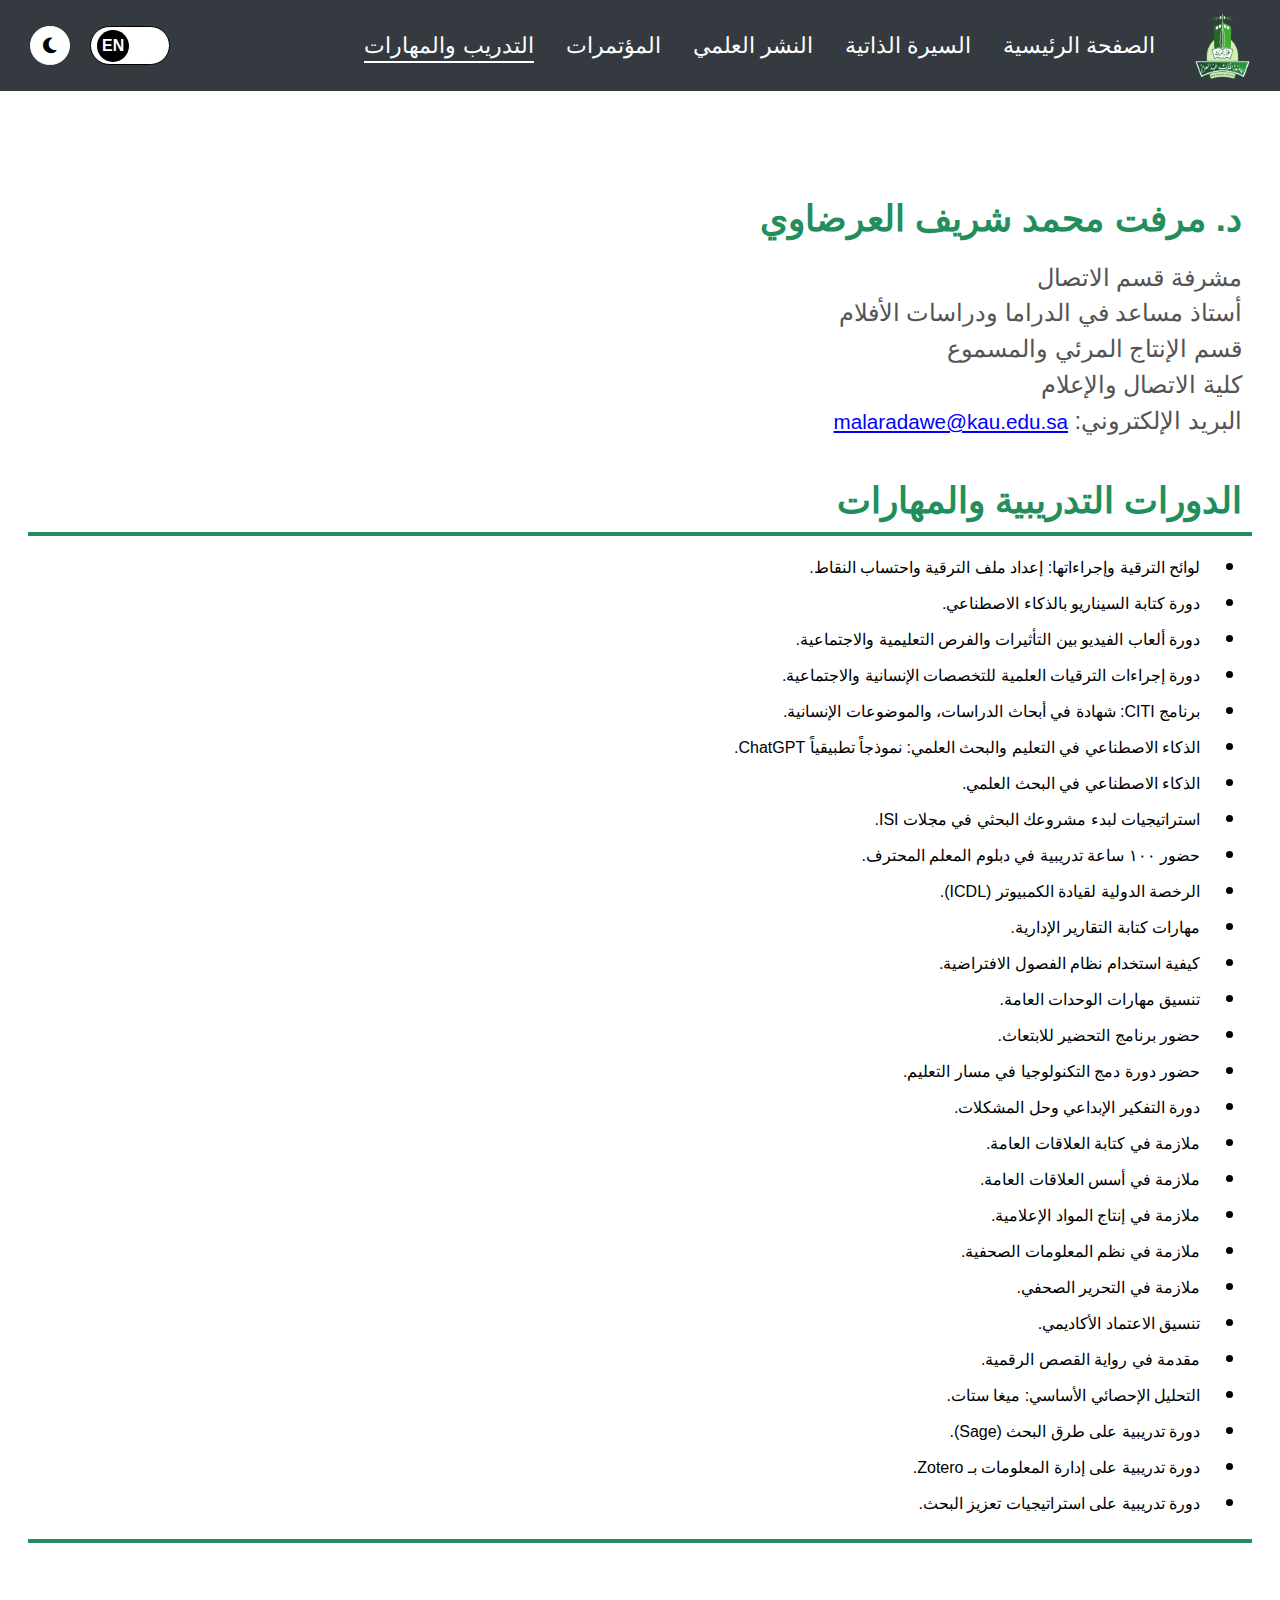
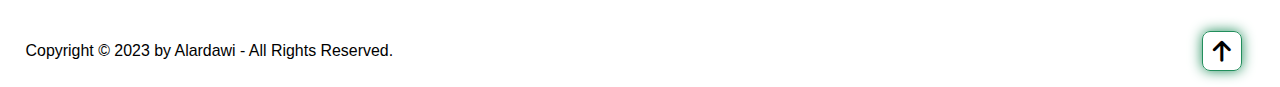
<file: Profile-AR/training-ar.html>
<!DOCTYPE html>
<html lang="ar" dir="rtl">
	<head>
  	<meta charset="UTF-8"/>
    <meta http-equiv="X-UA-Compatible" content="IE=edge"/>
    <meta name="viewport" content="width=device-width, initial-scale=1.0"/>
    <title>الدورات التدريبية والمهارات – د. مرفت العرضاوي</title>

		<!-- Font Awesome CSS -->
    <link href="https://cdnjs.cloudflare.com/ajax/libs/font-awesome/6.7.2/css/all.min.css" rel="stylesheet">
    <!-- Custom Stylesheet -->
    <link rel="stylesheet" href="training-ar.css">
  </head>

	<body style="direction: rtl; text-align: right;">
		
		<!-- Header Section Design -->
		<header>
			<nav>
				<div class="right-section">
					<!-- language switcher from Arabic to English -->
					<div class="lang-switcher">
						<a href="/Profile-EN/profile-en.html" class="switch" id="langSwitch">
							<div class="slider">EN</div>
						</a>
					</div>

					<!-- Day/Night Mode Toggle -->
					<div class="day-night" id="dayNightToggle">
						<span class="fas fa-moon"></span>
					</div>

					<div class="menu-icon" id="menuToggle">
						<i class="fas fa-bars" id="menuIcon"></i>
					</div>
				</div>

				<div class="left-section">
					<div class="logo">
						<a href="https://www.kau.edu.sa/Home.aspx?lng=en" target="_blank" rel="noopener noreferrer">
							<img src="/Profile-Image/logo.PNG" alt="King Abdulaziz Logo" loading="eager">
						</a>
					</div>

					<div class="nav-links" id="navLinks">
						<a href="/index-ar.html">الصفحة الرئيسية</a>
						<a href="profile-ar.html">السيرة الذاتية</a>
						<a href="publication-ar.html">النشر العلمي</a>
						<a href="conferences-ar.html">المؤتمرات</a>
						<a href="training-ar.html">التدريب والمهارات</a>
					</div>
				</div>
			</nav>
		</header>

		<section>
			<div class="container1">
				<h1>د. مرفت محمد شريف العرضاوي</h1>
				<h2>مشرفة قسم الاتصال</h2>
				<h2>أستاذ مساعد في الدراما ودراسات الأفلام</h2>
				<h2>قسم الإنتاج المرئي والمسموع</h2>
				<h2>كلية الاتصال والإعلام</h2>
				<h2>
					<span>البريد الإلكتروني: </span>
					<a href="mailto:malaradawe@kau.edu.sa">malaradawe@kau.edu.sa</a>
				</h2>
			</div>
			
			<div class="container2">
				<h3 class="title">الدورات التدريبية والمهارات</h3>
				<ul>
					<li>لوائح الترقية وإجراءاتها: إعداد ملف الترقية واحتساب النقاط.</li>
					<li>دورة كتابة السيناريو بالذكاء الاصطناعي.</li>
					<li>دورة ألعاب الفيديو بين التأثيرات والفرص التعليمية والاجتماعية.</li>
					<li>دورة إجراءات الترقيات العلمية للتخصصات الإنسانية والاجتماعية.</li>
					<li>برنامج CITI: شهادة في أبحاث الدراسات، والموضوعات الإنسانية.</li>
					<li>الذكاء الاصطناعي في التعليم والبحث العلمي: نموذجاً تطبيقياً ChatGPT.</li>
					<li>الذكاء الاصطناعي في البحث العلمي.</li>
					<li>استراتيجيات لبدء مشروعك البحثي في مجلات ISI.</li>
					<li>حضور ١٠٠ ساعة تدريبية في دبلوم المعلم المحترف.</li>
					<li>الرخصة الدولية لقيادة الكمبيوتر&nbsp;(ICDL).</li>
					<li>مهارات كتابة التقارير الإدارية.</li>
					<li>كيفية استخدام نظام الفصول الافتراضية.</li>
					<li>تنسيق مهارات الوحدات العامة.</li>
					<li>حضور برنامج التحضير للابتعاث.</li>
					<li>حضور دورة دمج التكنولوجيا في مسار التعليم.</li>
					<li>دورة التفكير الإبداعي وحل المشكلات.</li>
					<li>ملازمة في كتابة العلاقات العامة.</li>
					<li>ملازمة في أسس العلاقات العامة.</li>
					<li>ملازمة في إنتاج المواد الإعلامية.</li>
					<li>ملازمة في نظم المعلومات الصحفية.</li>
					<li>ملازمة في التحرير الصحفي.</li>
					<li>تنسيق الاعتماد الأكاديمي.</li>
					<li>مقدمة في رواية القصص الرقمية.</li>
					<li>التحليل الإحصائي الأساسي: ميغا ستات.</li>
					<li>دورة تدريبية على طرق البحث (Sage).</li>
					<li>دورة تدريبية على إدارة المعلومات بـ Zotero.</li>
					<li>دورة تدريبية على استراتيجيات تعزيز البحث.</li>
				</ul>
			</div>
		</section>
		<footer class="footer1">
			<div class="footer-text">
				<p>Copyright &copy; 2023 by Alardawi  -  All Rights Reserved.</p>
			</div>
			<div class="footer-iconTop">
				<a href="javascript:void(0)" aria-label="Scroll to top">
					<i class="fas fa-arrow-up"></i>
				</a>
			</div>
		</footer>

		<!-- Custom Script -->
		<script src="profile-ar.js"></script>

	</body>
</html>
</file>
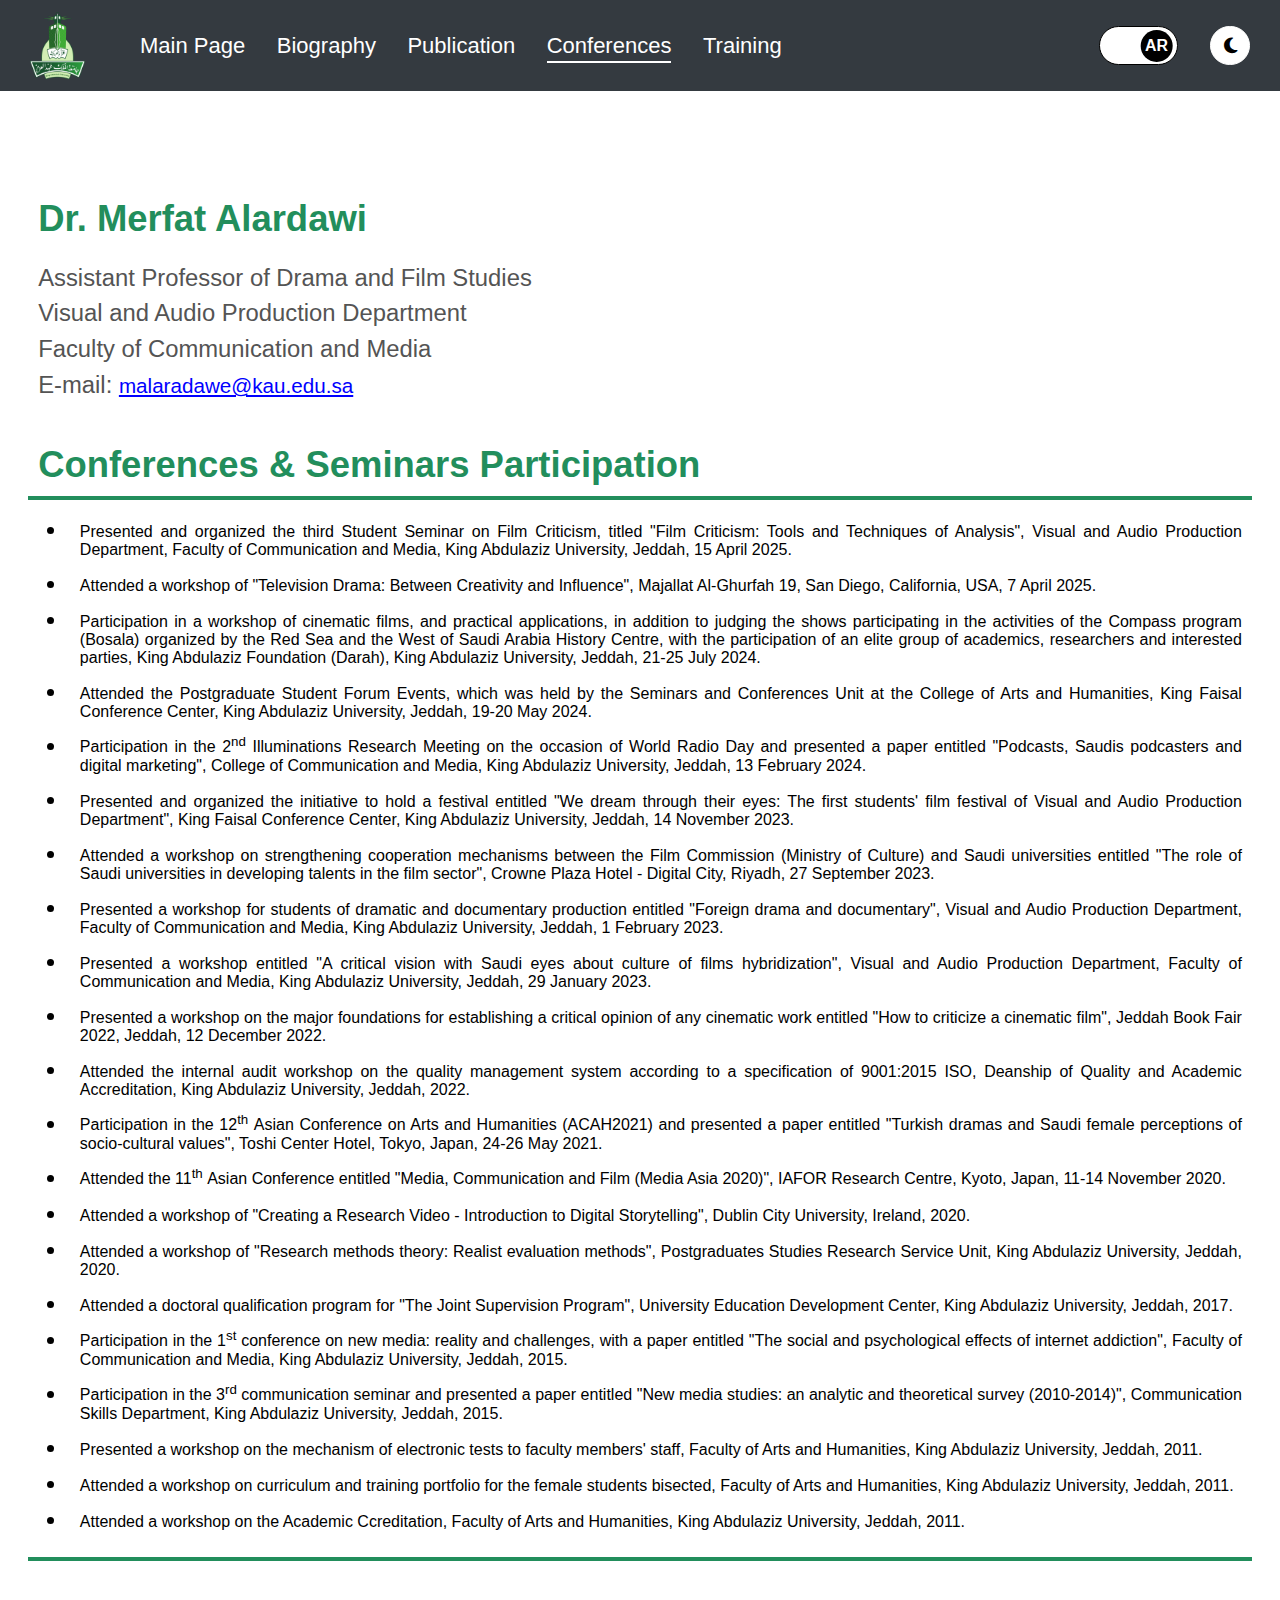
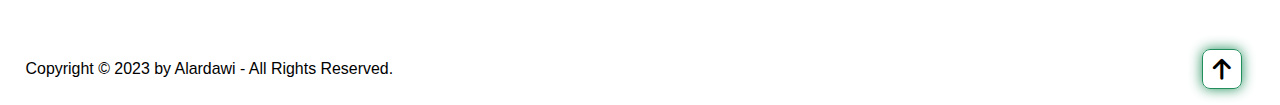
<file: Profile-EN/conferences-en.html>
<!DOCTYPE html>
<html lang="en" dir="ltr">
	<head>
  	<meta charset="UTF-8"/>
    <meta http-equiv="X-UA-Compatible" content="IE=edge"/>
    <meta name="viewport" content="width=device-width, initial-scale=1.0"/>
    <title>Conferences & Seminars Participation - Dr. Merfat Alardawi</title>    
    
		<!-- Canonical tag -->
    <link rel="canonical" href="https://www.alardawi.com/Profile-EN/conferences-en.html" />
		
		<!-- Font Awesome CSS -->
  	<link rel="stylesheet" href="https://cdnjs.cloudflare.com/ajax/libs/font-awesome/6.5.0/css/all.min.css" />
    <!-- Custom Stylesheet -->
    <link rel="stylesheet" href="conferences-en.css">
  </head>

	<body>
		
		<header>
			<nav>
				<div class="right-section">
					<!-- language switcher from English to Arabic -->
					<div class="lang-switcher">
						<a href="/Profile-AR/profile-ar.html" class="switch" id="langSwitch">
							<div class="slider">AR</div>
						</a>
					</div>

					<!-- Day/Night Mode Toggle -->
					<div class="day-night" id="dayNightToggle" role="button" tabindex="0" aria-pressed="false" aria-label="Toggle day/night mode">
						<span class="fas fa-moon"></span>
					</div>

					<div class="menu-icon" id="menuToggle">
						<i class="fas fa-bars" id="menuIcon"></i>
					</div>
				</div>

				<div class="left-section">
					<div class="logo">
						<a href="https://www.kau.edu.sa/Home.aspx?lng=en" target="_blank">
							<img src="/Profile-Image/logo.PNG" alt="King Abdulaziz Logo" loading="eager">
						</a>
					</div>

					<div class="nav-links" id="navLinks">
						<a href="/index.html">Main Page</a>
						<a href="profile-en.html">Biography</a>
						<a href="publication-en.html">Publication</a>
						<a href="conferences-en.html">Conferences</a>
						<a href="training-en.html">Training</a>
					</div>
				</div>
			</nav>
		</header>

		<section>
			<div class="container1">
				<h1>Dr. Merfat Alardawi</h1>
				<h2>Assistant Professor of Drama and Film Studies</h2>
				<h2>Visual and Audio Production Department</h2>
				<h2>Faculty of Communication and Media</h2>
				<h2>
					<span>E-mail:</span>
					<a href="mailto:malaradawe@kau.edu.sa">malaradawe@kau.edu.sa</a>
				</h2>
			</div>

			<div class="container2">
				<h3 class="title">Conferences &amp; Seminars Participation</h2>
				<ul>
					<li>Presented and organized the third Student Seminar on Film Criticism, titled "Film Criticism: Tools and Techniques of Analysis", Visual and Audio Production Department, Faculty of Communication and Media, King Abdulaziz University, Jeddah, 15 April 2025.</li>
					<li>Attended a workshop of "Television Drama: Between Creativity and Influence", Majallat Al-Ghurfah 19, San Diego, California, USA, 7 April 2025.</li>
					<li>Participation in a workshop of cinematic films, and practical applications, in addition to judging the shows participating in the activities of the Compass program (Bosala) organized by the Red Sea and the West of Saudi Arabia History Centre, with the participation of an elite group of academics, researchers and interested parties, King Abdulaziz Foundation (Darah), King Abdulaziz University, Jeddah, 21-25 July 2024.</li>
					<li>Attended the Postgraduate Student Forum Events, which was held by the Seminars and Conferences Unit at the College of Arts and Humanities, King Faisal Conference Center, King Abdulaziz University, Jeddah, 19-20 May 2024.</li>
					<li>Participation in the 2<sup>nd</sup>&nbsp;Illuminations Research Meeting on the occasion of World Radio Day and presented a paper entitled &quot;Podcasts, Saudis podcasters and digital marketing&quot;, College of Communication and Media, King Abdulaziz University, Jeddah, 13 February 2024.</li>
					<li>Presented and organized the initiative to hold a festival entitled &quot;We dream through their eyes: The first students' film festival of Visual and Audio Production Department&quot;, King Faisal Conference Center, King Abdulaziz University, Jeddah, 14 November 2023.</li>
					<li>Attended a workshop on strengthening cooperation mechanisms between the Film Commission (Ministry of Culture) and Saudi universities entitled &quot;The role of Saudi universities in developing talents in the film sector&quot;, Crowne Plaza Hotel - Digital City, Riyadh, 27 September 2023.</li>
					<li>Presented a workshop for students of dramatic and documentary production entitled  &quot;Foreign drama and documentary&quot;, Visual and Audio Production Department, Faculty of Communication and Media, King Abdulaziz University, Jeddah, 1 February 2023.</li>
					<li>Presented a workshop entitled &quot;A critical vision with Saudi eyes about culture of films hybridization&quot;, Visual and Audio Production Department, Faculty of Communication and Media, King Abdulaziz University, Jeddah, 29 January 2023.</li>
					<li>Presented a workshop on the major foundations for establishing a critical opinion of any cinematic work entitled &quot;How to criticize a cinematic film&quot;, Jeddah Book Fair 2022, Jeddah, 12 December 2022.</li>
					<li>Attended the internal audit workshop on the quality management system according to a specification of 9001:2015 ISO, Deanship of Quality and Academic Accreditation, King Abdulaziz University, Jeddah, 2022.</li>
					<li>Participation in the 12<sup>th</sup>&nbsp;Asian Conference on Arts and Humanities (ACAH2021) and presented a paper entitled &quot;Turkish dramas and Saudi female perceptions of socio-cultural values&quot;, Toshi Center Hotel, Tokyo, Japan, 24-26 May 2021.</li>
					<li>Attended the 11<sup>th</sup>&nbsp;Asian Conference entitled &quot;Media, Communication and Film (Media Asia 2020)&quot;, IAFOR Research Centre, Kyoto, Japan, 11-14 November 2020.</li>
					<li>Attended a workshop of &quot;Creating a Research Video - Introduction to Digital Storytelling&quot;, Dublin City University, Ireland, 2020.</li>
					<li>Attended a workshop of &quot;Research methods theory: Realist evaluation methods&quot;, Postgraduates Studies Research Service Unit, King Abdulaziz University, Jeddah, 2020.</li>
					<li>Attended a doctoral qualification program for &quot;The Joint Supervision Program&quot;, University Education Development Center, King Abdulaziz University, Jeddah, 2017.</li>
					<li>Participation in the 1<sup>st</sup>&nbsp;conference on new media: reality and challenges, with a paper entitled &quot;The social and psychological effects of internet addiction&quot;, Faculty of Communication and Media,&nbsp;King Abdulaziz University, Jeddah, 2015.</li>
					<li>Participation in the 3<sup>rd</sup>&nbsp;communication seminar and presented a paper entitled &quot;New media studies: an analytic and theoretical survey (2010-2014)&quot;, Communication Skills Department, King Abdulaziz University, Jeddah, 2015.</li>
					<li>Presented a workshop on the mechanism of electronic tests to faculty members' staff, Faculty of Arts and Humanities, King Abdulaziz University, Jeddah, 2011.</li>
					<li>Attended a workshop on curriculum and training portfolio for the female students bisected, Faculty of Arts and Humanities, King Abdulaziz University, Jeddah, 2011.</li>
					<li>Attended a workshop on the Academic Ccreditation,&nbsp;Faculty of Arts and Humanities, King Abdulaziz University, Jeddah, 2011.</li>
				</ul>
			</div>
				
		</section>
		<footer class="footer1">
			<div class="footer-text">
				<p>Copyright &copy; 2023 by Alardawi  -  All Rights Reserved.</p>
			</div>
			<div class="footer-iconTop">
				<a href="javascript:void(0)" aria-label="Scroll to top">
				<i class="fas fa-arrow-up"></i>
				</a>
			</div>
		</footer>

		<!-- Custom Script -->
		<script src="profile-en.js"></script>

	</body>
</html>
</file>
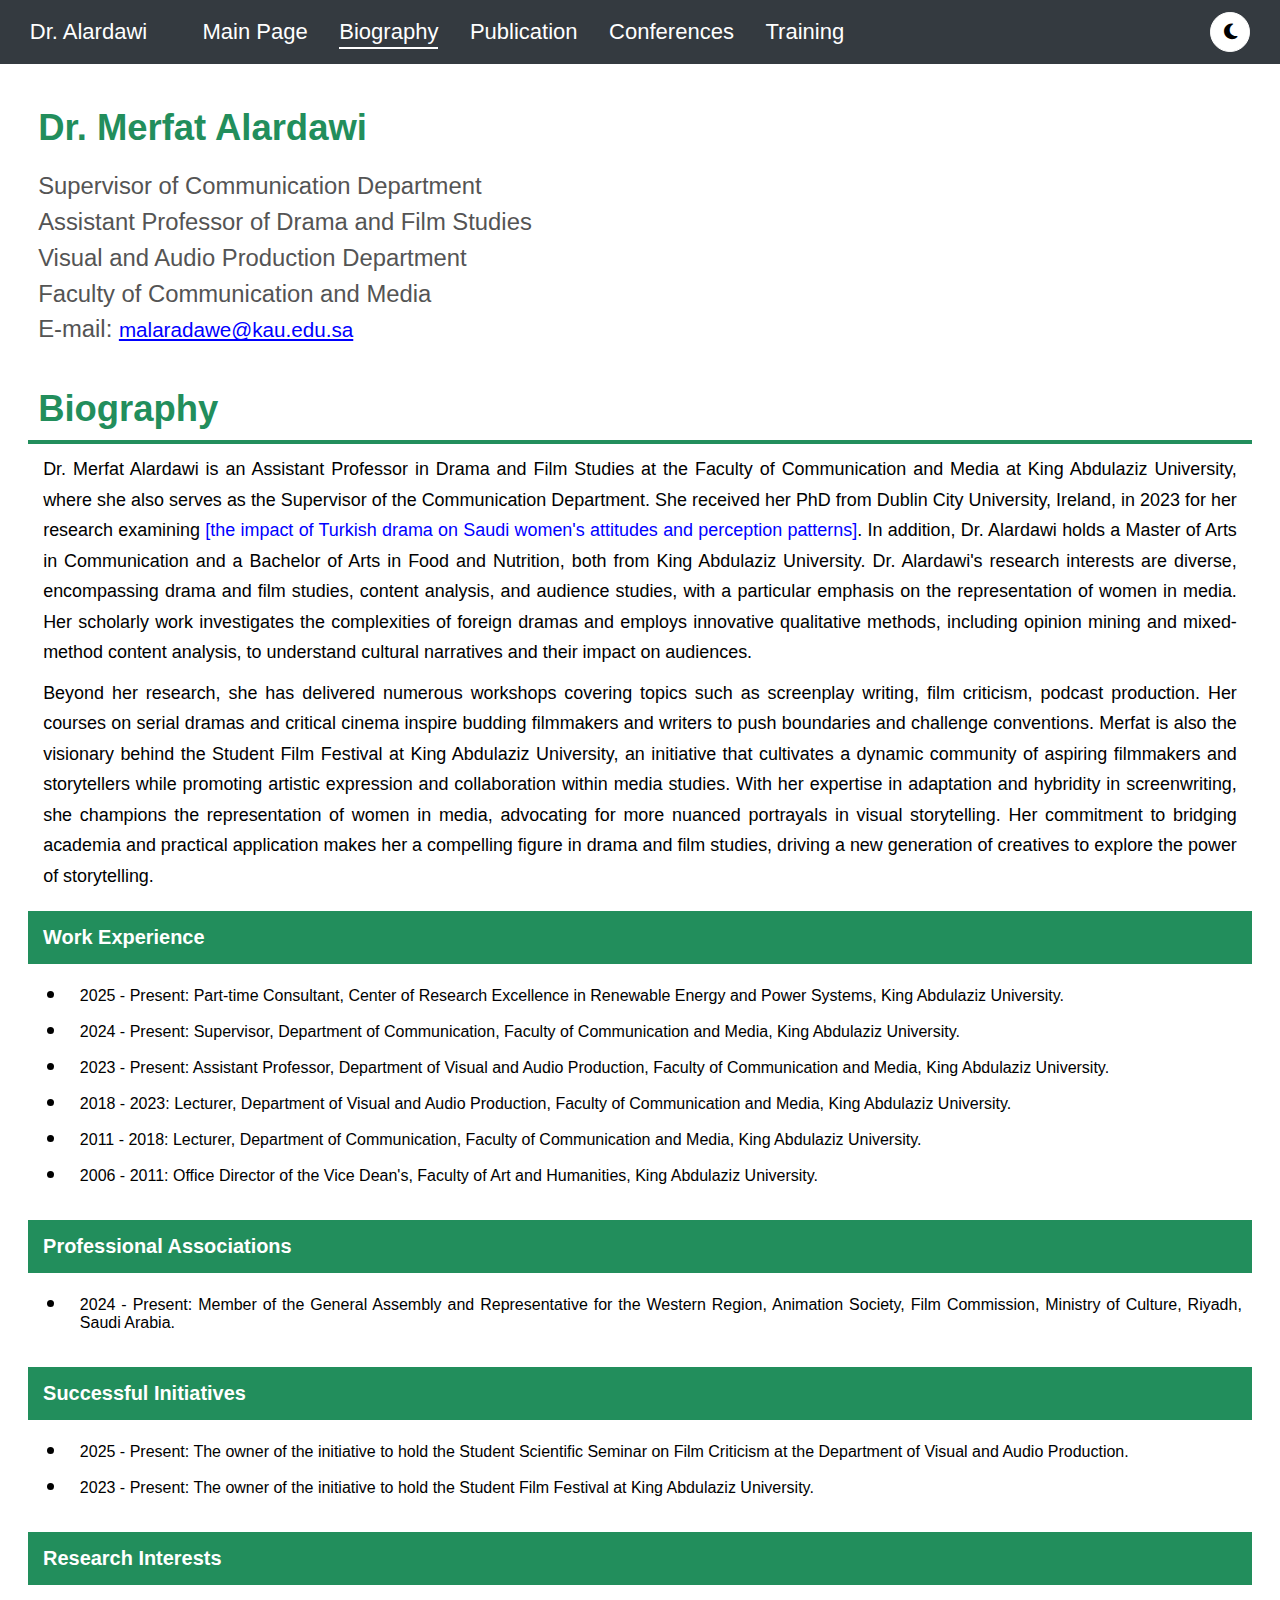
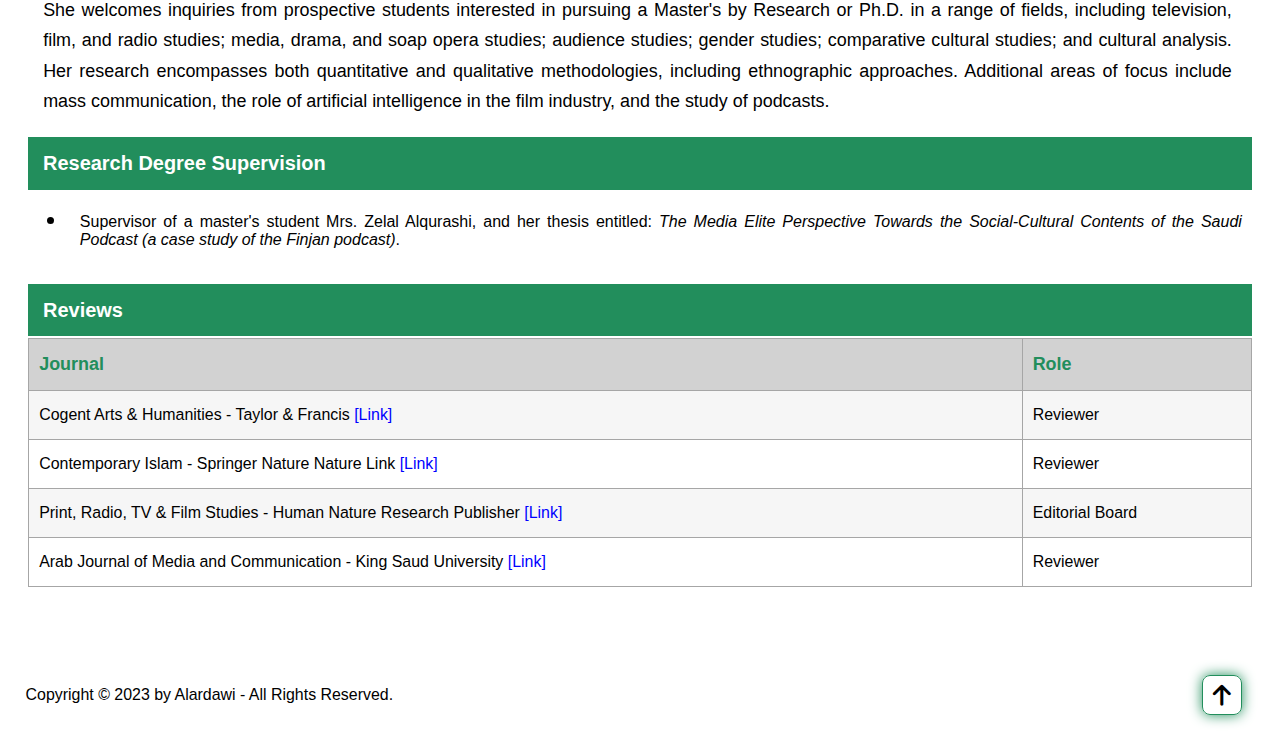
<file: Profile-EN/profile-en.html>
<!DOCTYPE html>
<html lang="en" dir="ltr">
	<head>
  	<meta charset="UTF-8"/>
    <meta http-equiv="X-UA-Compatible" content="IE=edge"/>
    <meta name="viewport" content="width=device-width, initial-scale=1.0"/>
    <title>Responsive Personal Portfolio Website Design | Alardawi</title>

		<!-- Font Awesome CSS -->
  	<link rel="stylesheet" href="https://cdnjs.cloudflare.com/ajax/libs/font-awesome/6.5.0/css/all.min.css" />
    <!-- Custom Stylesheet -->
    <link rel="stylesheet" href="profile-en.css">
  </head>

	<body>
		
		<header>
			<nav>
				<!-- Right Section: Menu icon + Dark mode toggle -->
				<div class="right-section">
					<div class="day-night" id="dayNightToggle">
						<span class="fas fa-moon" id="toggleIcon"></span>
					</div>
					<div class="menu-icon" id="menuToggle">
						<i class="fas fa-bars" id="menuIcon"></i>
					</div>
				</div>

				<!-- Left Section: Logo first, then Nav Links -->
				<div class="left-section">
					<div class="logo">Dr. Alardawi</div>

					<div class="nav-links" id="navLinks">
						<a href="\index.html">Main Page</a>
						<a href="profile-en.html">Biography</a>
						<a href="publication-en.html">Publication</a>
						<a href="conferences-en.html">Conferences</a>
						<a href="training-en.html">Training</a>
					</div>
				</div>
			</nav>
		</header>

		<section>
			<div class="container1">
				<h1>Dr. Merfat Alardawi</h1>
				<h2>Supervisor of Communication Department</h2>
				<h2>Assistant Professor of Drama and Film Studies</h2>
				<h2>Visual and Audio Production Department</h2>
				<h2>Faculty of Communication and Media</h2>
				<h2>
					<span>E-mail:</span>
					<a href="mailto:malaradawe@kau.edu.sa">malaradawe@kau.edu.sa</a>
				</h2>
			</div>

			<div class="container2">
				<h3>Biography</h3>
					<p>Dr. Merfat Alardawi is an Assistant Professor in Drama and Film Studies at the Faculty of Communication and Media at King Abdulaziz University, where she also serves as the Supervisor of the Communication Department. She received her PhD from Dublin City University, Ireland, in 2023 for her research examining <a href="https://doras.dcu.ie/28008/" target="_blank" rel="noopener noreferrer">[the impact of Turkish drama on Saudi women's attitudes and perception patterns]</a>. In addition, Dr. Alardawi holds a Master of Arts in Communication and a Bachelor of Arts in Food and Nutrition, both from King Abdulaziz University. Dr. Alardawi's research interests are diverse, encompassing drama and film studies, content analysis, and audience studies, with a particular emphasis on the representation of women in media. Her scholarly work investigates the complexities of foreign dramas and employs innovative qualitative methods, including opinion mining and mixed-method content analysis, to understand cultural narratives and their impact on audiences.</p>
					<p>Beyond her research, she has delivered numerous workshops covering topics such as screenplay writing, film criticism, podcast production. Her courses on serial dramas and critical cinema inspire budding filmmakers and writers to push boundaries and challenge conventions. Merfat is also the visionary behind the Student Film Festival at King Abdulaziz University, an initiative that cultivates a dynamic community of aspiring filmmakers and storytellers while promoting artistic expression and collaboration within media studies. With her expertise in adaptation and hybridity in screenwriting, she champions the representation of women in media, advocating for more nuanced portrayals in visual storytelling. Her commitment to bridging academia and practical application makes her a compelling figure in drama and film studies, driving a new generation of creatives to explore the power of storytelling.</p>
			</div>

			<div class="container3">
				<h3 class="title">Work Experience</h3>
				<ul>
					<li>2025 - Present: Part-time Consultant, Center of Research Excellence in Renewable Energy and Power Systems, King Abdulaziz University.</li>
					<li>2024 - Present: Supervisor, Department of Communication, Faculty of Communication and Media, King Abdulaziz University.</li>
					<li>2023 - Present: Assistant Professor, Department of Visual and Audio Production, Faculty of Communication and Media, King Abdulaziz University.</li>
					<li>2018 - 2023: Lecturer, Department of Visual and Audio Production, Faculty of Communication and Media, King Abdulaziz University.</li>
					<li>2011 - 2018: Lecturer, Department of Communication, Faculty of Communication and Media, King Abdulaziz University.</li>
					<li>2006 - 2011: Office Director of the Vice Dean's, Faculty of Art and Humanities, King Abdulaziz University.</li>
				</ul>
			</div>
				
			<div class="container3">
				<h3 class="title">Professional Associations</h3>
				<ul>
        	<li>2024 - Present: Member of the General Assembly and Representative for the Western Region, Animation Society, Film Commission, Ministry of Culture, Riyadh, Saudi Arabia.</li>
				</ul>
			</div>
				
			<div class="container3">
				<h3 class="title">Successful Initiatives</h3>
				<ul>
					<li>2025 - Present: The owner of the initiative to hold the Student Scientific Seminar on Film Criticism at the Department of Visual and Audio Production.</li>
					<li>2023 - Present: The owner of the initiative to hold the Student Film Festival at King Abdulaziz University.</li>
				</ul>
			</div>
				
			<div class="container3">
				<h3 class="title">Research Interests</h3>
    		<p>She welcomes inquiries from prospective students interested in pursuing a Master's by Research or Ph.D. in a range of fields, including television, film, and radio studies; media, drama, and soap opera studies; audience studies; gender studies; comparative cultural studies; and cultural analysis. Her research encompasses both quantitative and qualitative methodologies, including ethnographic approaches. Additional areas of focus include mass communication, the role of artificial intelligence in the film industry, and the study of podcasts.</p>
			</div>
			
			<div class="container3">
				<h3 class="title">Research Degree Supervision</h3>
				<ul>
        	<li>Supervisor of a master's student Mrs. Zelal Alqurashi, and her thesis entitled: <em>The Media Elite Perspective Towards the Social-Cultural Contents of the Saudi Podcast (a case study of the Finjan podcast)</em>.</li>
				</ul>
			</div>
				
			<div class="container3">
				<h3 class="title">Reviews</h3>
				<table dir="ltr">
					<tr>
						<th>Journal</th>
						<th>Role</th>
					</tr>
					<tr>
						<td>Cogent Arts & Humanities - Taylor & Francis <a href="https://www.tandfonline.com/journals/oaah20" target="_blank" rel="noopener noreferrer">[Link]</a></td>
						<td>Reviewer</td>
					</tr>
					<tr>
						<td>Contemporary Islam - Springer Nature Nature Link <a href="https://link.springer.com/journal/11562" target="_blank" rel="noopener noreferrer">[Link]</a></td>
						<td>Reviewer</td>
					</tr>
					<tr>
						<td>Print, Radio, TV & Film Studies - Human Nature Research Publisher <a href="https://hnpublisher.com/ojs/index.php/PRTFS/Home" target="_blank" rel="noopener noreferrer">[Link]</a></td>
						<td>Editorial Board</td>
					</tr>
					<tr>
						<td>Arab Journal of Media and Communication - King Saud University <a href="https://samc.ksu.edu.sa/en/journal/publish_English"target="_blank" rel="noopener noreferrer">[Link]</a></td>
						<td>Reviewer</td>
					</tr>
				</table>
			</div>    

		</section>
		<footer class="footer1">
			<div class="footer-text">
				<p>Copyright &copy; 2023 by Alardawi  -  All Rights Reserved.</p>
			</div>
			<div class="footer-iconTop">
				<a href="javascript:void(0)" aria-label="Scroll to top">
				<i class="fas fa-arrow-up"></i>
				</a>
			</div>
		</footer>

		<!-- Custom Script -->
		<script src="profile-en.js"></script>

	</body>
</html>
</file>
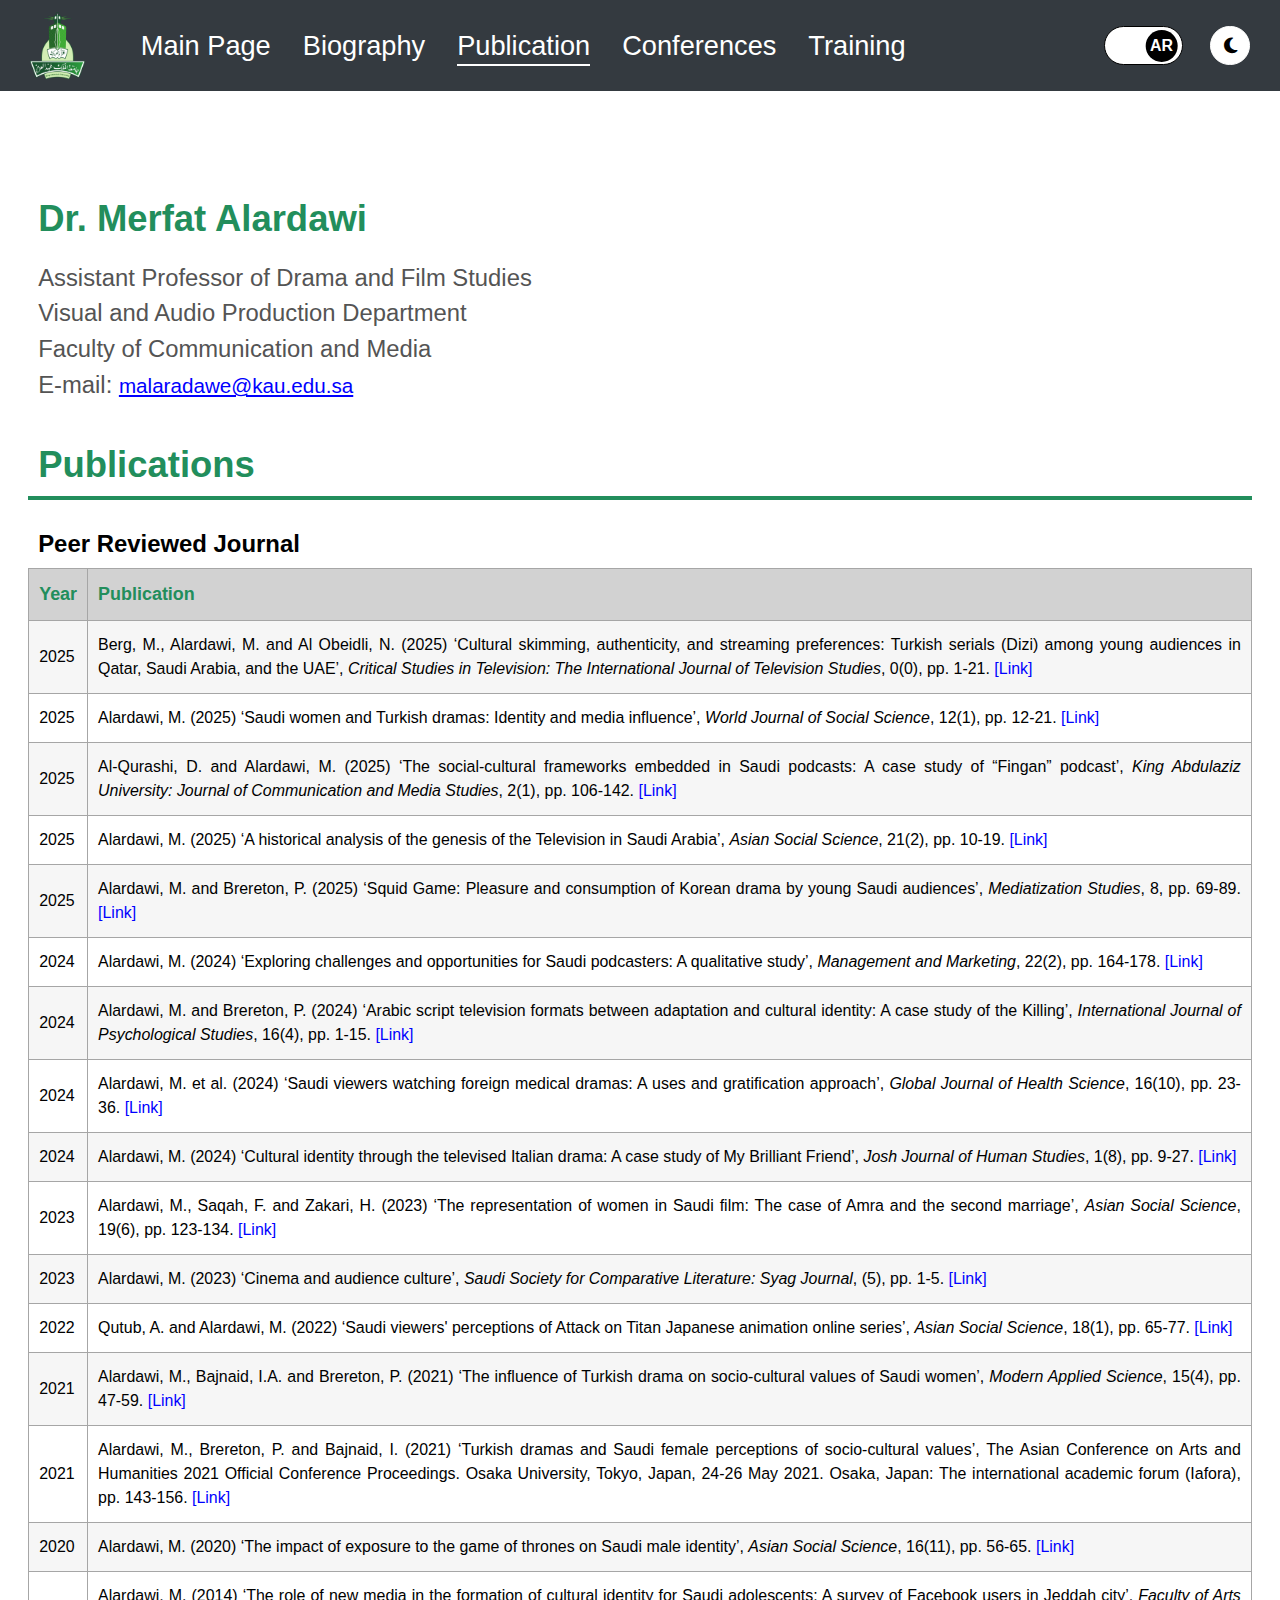
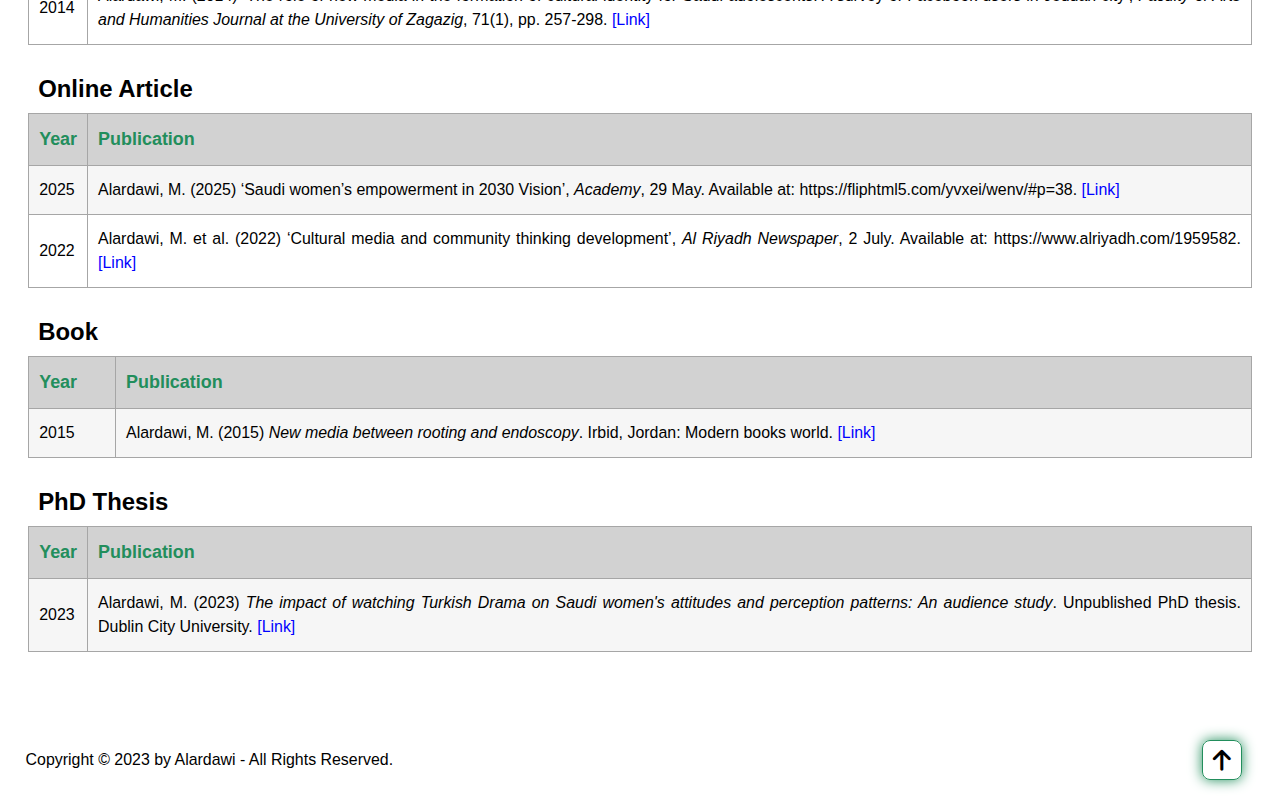
<file: Profile-EN/publication-en.html>
<!DOCTYPE html>
<html lang="en" dir="ltr">
	<head>
  	<meta charset="UTF-8"/>
    <meta http-equiv="X-UA-Compatible" content="IE=edge"/>
    <meta name="viewport" content="width=device-width, initial-scale=1.0"/>
    <title>Publications - Dr. Merfat Alardawi</title>

		<!-- Canonical tag -->
    <link rel="canonical" href="https://www.alardawi.com/Profile-EN/publication-en.html" />

		<!-- Font Awesome CSS -->
    <link href="https://cdnjs.cloudflare.com/ajax/libs/font-awesome/6.7.2/css/all.min.css" rel="stylesheet">
    <!-- Custom Stylesheet -->
    <link rel="stylesheet" href="publication-en.css">
  </head>

	<body>
		
		<header>
			<nav>
				<div class="right-section">
					<!-- language switcher from English to Arabic -->
					<div class="lang-switcher">
						<a href="/Profile-AR/profile-ar.html" class="switch" id="langSwitch">
							<div class="slider">AR</div>
						</a>
					</div>

					<!-- Day/Night Mode Toggle -->
					<div class="day-night" id="dayNightToggle">
						<span class="fas fa-moon"></span>
					</div>

					<div class="menu-icon" id="menuToggle">
						<i class="fas fa-bars" id="menuIcon"></i>
					</div>
				</div>

				<div class="left-section">
					<div class="logo">
						<a href="https://www.kau.edu.sa/Home.aspx?lng=en" target="_blank">
							<img src="/Profile-Image/logo.PNG" alt="King Abdulaziz Logo" loading="eager">
						</a>
					</div>

					<div class="nav-links" id="navLinks">
						<a href="/index.html">Main Page</a>
						<a href="profile-en.html">Biography</a>
						<a href="publication-en.html">Publication</a>
						<a href="conferences-en.html">Conferences</a>
						<a href="training-en.html">Training</a>
					</div>
				</div>
			</nav>
		</header>

		<section>
			<div class="container1">
				<h1>Dr. Merfat Alardawi</h1>
				<h2>Assistant Professor of Drama and Film Studies</h2>
				<h2>Visual and Audio Production Department</h2>
				<h2>Faculty of Communication and Media</h2>
				<h2>
					<span>E-mail:</span>
					<a href="mailto:malaradawe@kau.edu.sa">malaradawe@kau.edu.sa</a>
				</h2>
			</div>

			<div class="container2">
				<h2 class="title">Publications</h2>
				<h3 class="sub-title">Peer Reviewed Journal</h3>
				<table dir="ltr">
					<tr>
						<th>Year</th>
						<th>Publication</th>
					</tr>
					<tr>
						<td>2025</td>
						<td>Berg, M., Alardawi, M. and Al Obeidli, N. (2025) &lsquo;Cultural skimming, authenticity, and streaming preferences: Turkish serials (Dizi) among young audiences in Qatar, Saudi Arabia, and the UAE&rsquo;,&nbsp;<em>Critical Studies in Television: The International Journal of Television Studies</em>, 0(0), pp. 1-21. <a href="https://journals.sagepub.com/doi/10.1177/17496020251404332" target="_blank" rel="noopener noreferrer">[Link]</a></td>
					</tr>
					<tr>
						<td>2025</td>
						<td>Alardawi, M. (2025) &lsquo;Saudi women and Turkish dramas: Identity and media influence&rsquo;,&nbsp;<em>World Journal of Social Science</em>, 12(1), pp. 12-21. <a href="https://www.sciedupress.com/journal/index.php/wjss/article/download/27993/17446?utm_source=chatgpt.com" target="_blank" rel="noopener noreferrer">[Link]</a></td>
					</tr>
					<tr>
						<td>2025</td>
						<td>Al-Qurashi, D. and Alardawi, M. (2025) &lsquo;The social-cultural frameworks embedded in Saudi podcasts: A case study of “Fingan” podcast&rsquo;,&nbsp;<em>King Abdulaziz University: Journal of Communication and Media Studies</em>, 2(1), pp. 106-142. <a href="https://journals.kau.edu.sa/index.php/JCMS/article/view/3328/990" target="_blank" rel="noopener noreferrer">[Link]</a></td>
					</tr>
					<tr>
						<td>2025</td>
						<td>Alardawi, M. (2025) &lsquo;A historical analysis of the genesis of the Television in Saudi Arabia&rsquo;,&nbsp;<em>Asian Social Science</em>, 21(2), pp. 10-19. <a href="https://ccsenet.org/journal/index.php/ass/article/view/0/51530" target="_blank" rel="noopener noreferrer">[Link]</a></td>
					</tr>
					<tr>
						<td>2025</td>
						<td>Alardawi, M. and Brereton, P. (2025) &lsquo;Squid Game: Pleasure and consumption of Korean drama by young Saudi audiences&rsquo;,&nbsp;<em>Mediatization Studies</em>, 8, pp. 69-89. <a href="https://journals.umcs.pl/ms/article/view/18049" target="_blank" rel="noopener noreferrer">[Link]</a></td>
					</tr>
					<tr>
						<td>2024</td>
						<td>Alardawi, M. (2024) &lsquo;Exploring challenges and opportunities for Saudi podcasters: A qualitative study&rsquo;,&nbsp;<em>Management and Marketing</em>, 22(2), pp. 164-178. <a href="https://mnmk.ro/documents/2024_2/2-4-2-24.pdf" target="_blank" rel="noopener noreferrer">[Link]</a></td>
					</tr>
					<tr>
						<td>2024</td>
						<td>Alardawi, M. and Brereton, P. (2024) &lsquo;Arabic script television formats between adaptation and cultural identity: A case study of the Killing&rsquo;,&nbsp;<em>International Journal of Psychological Studies</em>, 16(4), pp. 1-15. <a href="https://doi.org/10.5539/ijps.v16n4p1" target="_blank" rel="noopener noreferrer">[Link]</a></td>
					</tr>
					<tr>
						<td>2024</td>
						<td>Alardawi, M. et al. (2024) &lsquo;Saudi viewers watching foreign medical dramas: A uses and gratification approach&rsquo;,&nbsp;<em>Global Journal of Health Science</em>, 16(10), pp. 23-36. <a href="https://doi.org/10.5539/gjhs.v16n10p23" target="_blank" rel="noopener noreferrer">[Link]</a></td>
					</tr>
					<tr>
						<td>2024</td>
						<td>Alardawi, M. (2024) &lsquo;Cultural identity through the televised Italian drama: A case study of My Brilliant Friend&rsquo;,&nbsp;<em>Josh Journal of Human Studies</em>, 1(8), pp. 9-27. <a href="https://drive.google.com/file/d/1msP4-Dd1rltFYdhEWRLI0e1SL8Vcbz5J/view?usp=drivesdk" target="_blank" rel="noopener noreferrer">[Link]</a></td>
					</tr>
					<tr>
						<td>2023</td>
						<td>Alardawi, M., Saqah, F. and Zakari, H. (2023) &lsquo;The representation of women in Saudi film: The case of Amra and the second marriage&rsquo;,&nbsp;<em>Asian Social Science</em>, 19(6), pp. 123-134. <a href="https://doi.org/10.5539/ass.v19n6p123" target="_blank" rel="noopener noreferrer">[Link]</a></td>
					</tr>
					<tr>
						<td>2023</td>
					<td>Alardawi, M. (2023) &lsquo;Cinema and audience culture&rsquo;,&nbsp;<em>Saudi Society for Comparative Literature: Syag Journal</em>, (5), pp. 1-5. <a href="https://www.scl.sa/post/syaq-5-5" target="_blank" rel="noopener noreferrer">[Link]</a></td>
					</tr>
					<tr>
						<td>2022</td>
						<td>Qutub, A. and Alardawi, M. (2022) &lsquo;Saudi viewers&#39; perceptions of Attack on Titan Japanese animation online series&rsquo;,&nbsp;<em>Asian Social Science</em>, 18(1), pp. 65-77. <a href="https://ccsenet.org/journal/index.php/ass/article/view/0/46547" target="_blank" rel="noopener noreferrer">[Link]</a></td>
					</tr>
					<tr>
						<td>2021</td>
						<td>Alardawi, M., Bajnaid, I.A. and Brereton, P. (2021) &lsquo;The influence of Turkish drama on socio-cultural values of Saudi women&rsquo;,&nbsp;<em>Modern Applied Science</em>, 15(4), pp. 47-59. <a href="https://doi.org/10.5539/mas.v15n4p47" target="_blank" rel="noopener noreferrer">[Link]</a></td>
					</tr>
					<tr>
						<td>2021</td>
						<td>Alardawi, M., Brereton, P. and Bajnaid, I. (2021) &lsquo;Turkish dramas and Saudi female perceptions of socio-cultural values&rsquo;, The Asian Conference on Arts and Humanities 2021 Official Conference Proceedings. Osaka University, Tokyo, Japan, 24-26 May 2021. Osaka, Japan: The international academic forum (Iafora), pp. 143-156. <a href="https://papers.iafor.org/wp-content/uploads/papers/acah2021/ACAH2021_60126.pdf" target="_blank" rel="noopener noreferrer">[Link]</a></td>
					</tr>
					<tr>
						<td>2020</td>
						<td>Alardawi, M. (2020) &lsquo;The impact of exposure to the game of thrones on Saudi male identity&rsquo;,&nbsp;<em>Asian Social Science</em>, 16(11), pp. 56-65. <a href="https://econpapers.repec.org/article/ibnassjnl/v_3a16_3ay_3a2020_3ai_3a11_3ap_3a56.htm" target="_blank" rel="noopener noreferrer">[Link]</a></td>
					</tr>
					<tr>
						<td>2014</td>
						<td>Alardawi, M. (2014) &lsquo;The role of new media in the formation of cultural identity for Saudi adolescents: A survey of Facebook users in Jeddah city&rsquo;,&nbsp;<em>Faculty of Arts and Humanities Journal at the University of Zagazig</em>, 71(1), pp. 257-298. <a href="https://search.mandumah.com/Record/686253" target="_blank" rel="noopener noreferrer">[Link]</a></td>
					</tr>
				</table>

				<h3 class="sub-title">Online Article</h3>
				<table dir="ltr">
					<tr>
						<th>Year</th>
						<th>Publication</th>
					</tr>
					<tr>
						<td>2025</td>
						<td>Alardawi, M. (2025) &lsquo;Saudi women’s empowerment in 2030 Vision&rsquo;,&nbsp;<em>Academy</em>, 29 May. Available at: https://fliphtml5.com/yvxei/wenv/#p=38. <a href="https://online.fliphtml5.com/yvxei/wenv/#p=38" target="_blank" rel="noopener noreferrer">[Link]</a></td>
					</tr>
					<tr>
						<td>2022</td>
						<td>Alardawi, M. et al. (2022) &lsquo;Cultural media and community thinking development&rsquo;,&nbsp;<em>Al Riyadh Newspaper</em>, 2 July. Available at: https://www.alriyadh.com/1959582. <a href="https://www.alriyadh.com/1959582" target="_blank" rel="noopener noreferrer">[Link]</a></td>
					</tr>
				</table>
					
				<h3 class="sub-title">Book</h3>
				<table dir="ltr">
					<tr>
						<th>Year</th>
						<th>Publication</th>
					</tr>
					<tr>
						<td>2015</td>
						<td>Alardawi, M. (2015)&nbsp;<em>New media between rooting and endoscopy</em>. Irbid, Jordan: Modern books world. <a href="https://www.neelwafurat.com/itempage.aspx?id=lbb265215-249187&search=books" target="_blank" rel="noopener noreferrer">[Link]</a></td>
					</tr>
				</table>
				
				<h3 class="sub-title">PhD Thesis</h3>
				<table dir="ltr">
					<tr>
						<th>Year</th>
						<th>Publication</th>
					</tr>
					<tr>
						<td>2023</td>
						<td>Alardawi, M. (2023) <em>The impact of watching Turkish Drama on Saudi women's attitudes and perception patterns: An audience study</em>. Unpublished PhD thesis. Dublin City University. <a href="https://doras.dcu.ie/28008/" target="_blank" rel="noopener noreferrer">[Link]</a></td>
					</tr>
				</table>
			</div>
				
		</section>
		<footer class="footer1">
			<div class="footer-text">
				<p>Copyright &copy; 2023 by Alardawi  -  All Rights Reserved.</p>
			</div>
			<div class="footer-iconTop">
				<a href="javascript:void(0)" aria-label="Scroll to top">
					<i class="fas fa-arrow-up"></i>
				</a>
			</div>
		</footer>

		<!-- Custom Script -->
		<script src="profile-en.js"></script>

	</body>
</html>
</file>
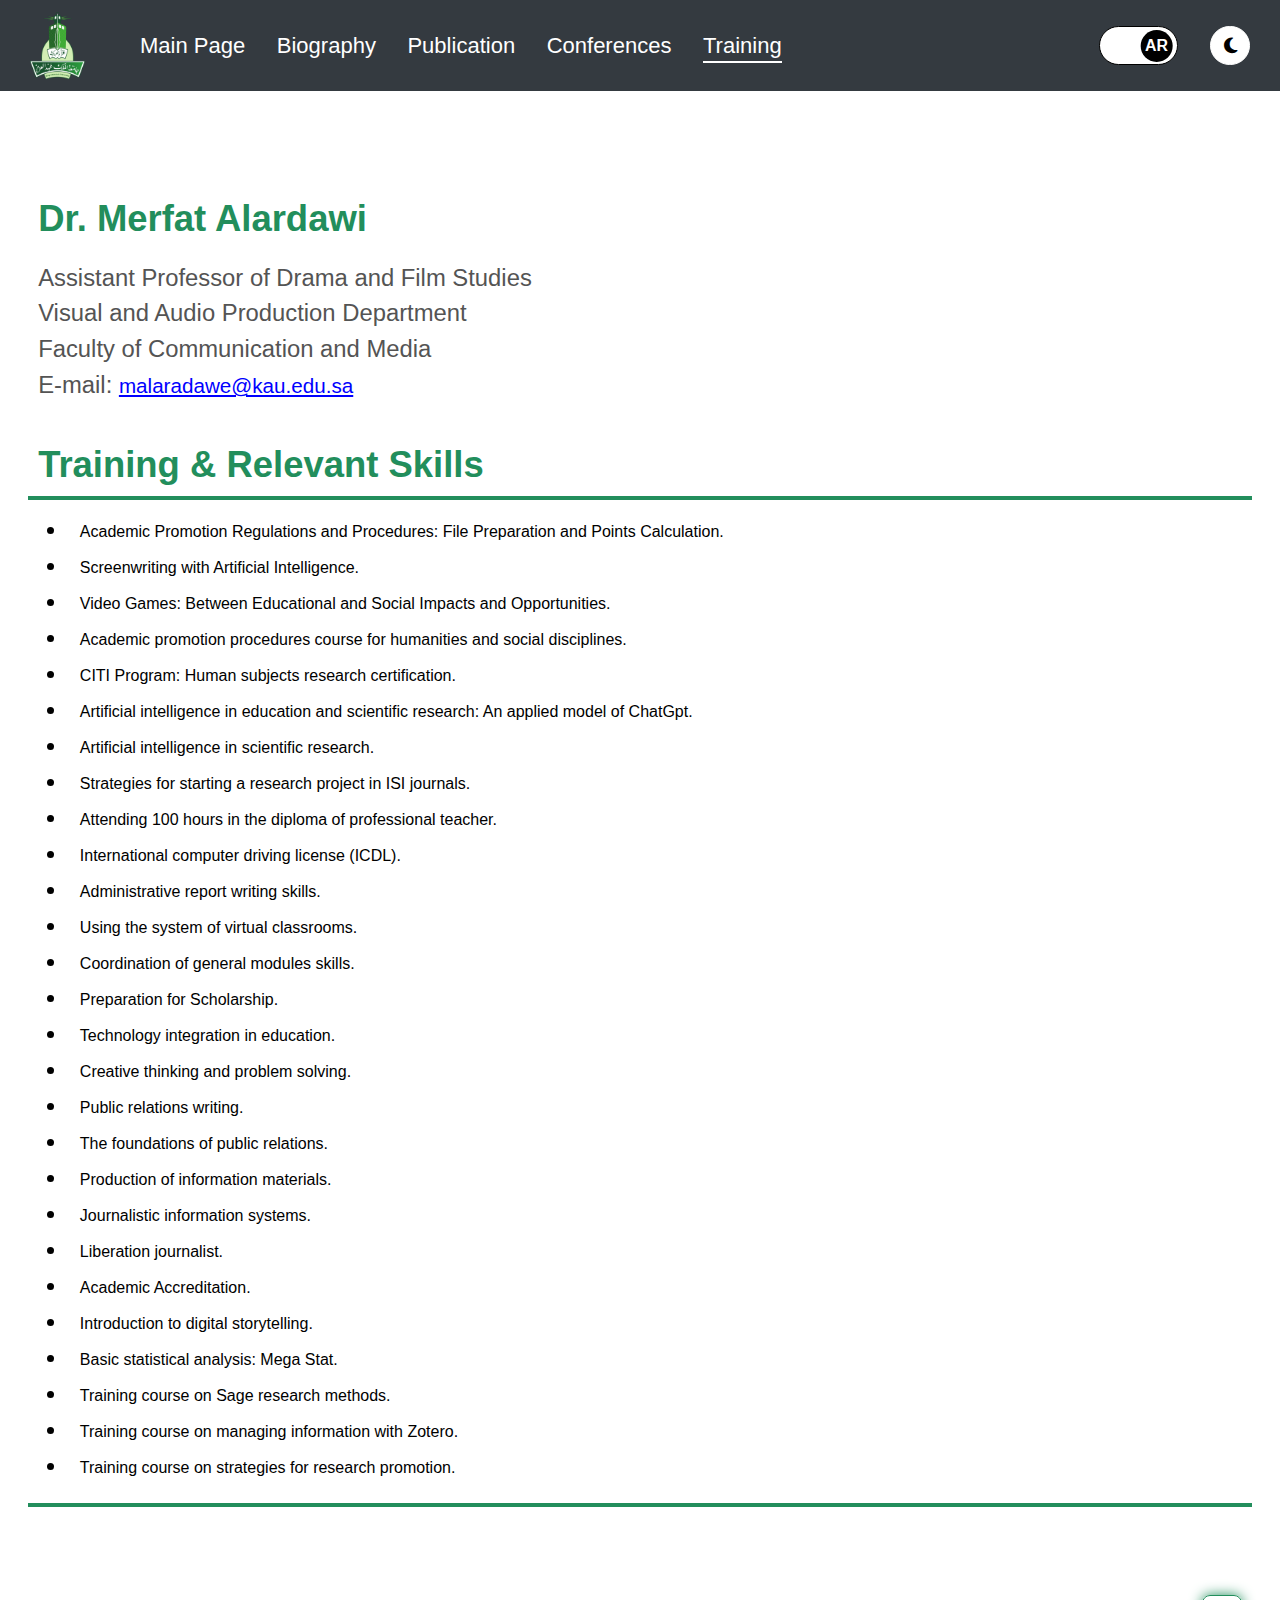
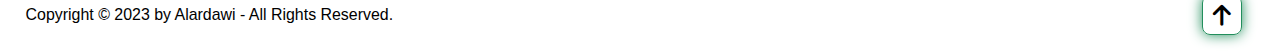
<file: Profile-EN/training-en.html>
<!DOCTYPE html>
<html lang="en" dir="ltr">
	<head>
  	<meta charset="UTF-8"/>
    <meta http-equiv="X-UA-Compatible" content="IE=edge"/>
    <meta name="viewport" content="width=device-width, initial-scale=1.0"/>
    <title>Training & Relevant Skills - Dr. Merfat Alardawi</title>
		
		<!-- Canonical tag -->
    <link rel="canonical" href="https://www.alardawi.com/Profile-EN/training-en.html" />

		<!-- Font Awesome CSS -->
  	<link rel="stylesheet" href="https://cdnjs.cloudflare.com/ajax/libs/font-awesome/6.5.0/css/all.min.css" />
    <!-- Custom Stylesheet -->
    <link rel="stylesheet" href="training-en.css">
  </head>

	<body>
		
		<header>
			<nav>
				<div class="right-section">
					<!-- language switcher from English to Arabic -->
					<div class="lang-switcher">
						<a href="/Profile-AR/profile-ar.html" class="switch" id="langSwitch">
							<div class="slider">AR</div>
						</a>
					</div>

					<!-- Day/Night Mode Toggle -->
					<div class="day-night" id="dayNightToggle">
						<span class="fas fa-moon"></span>
					</div>

					<div class="menu-icon" id="menuToggle">
						<i class="fas fa-bars" id="menuIcon"></i>
					</div>
				</div>

				<div class="left-section">
					<div class="logo">
						<a href="https://www.kau.edu.sa/Home.aspx?lng=en" target="_blank">
							<img src="/Profile-Image/logo.PNG" alt="King Abdulaziz Logo" loading="eager">
						</a>
					</div>

					<div class="nav-links" id="navLinks">
						<a href="/index.html">Main Page</a>
						<a href="profile-en.html">Biography</a>
						<a href="publication-en.html">Publication</a>
						<a href="conferences-en.html">Conferences</a>
						<a href="training-en.html">Training</a>
					</div>
				</div>
			</nav>
		</header>

		<section>
			<div class="container1">
				<h1>Dr. Merfat Alardawi</h1>
				<h2>Assistant Professor of Drama and Film Studies</h2>
				<h2>Visual and Audio Production Department</h2>
				<h2>Faculty of Communication and Media</h2>
				<h2>
					<span>E-mail:</span>
					<a href="mailto:malaradawe@kau.edu.sa">malaradawe@kau.edu.sa</a>
				</h2>
			</div>
			
			<div class="container2">
				<h3 class="title">Training &amp; Relevant Skills</h3>
				<ul>
					<li>Academic Promotion Regulations and Procedures: File Preparation and Points Calculation.</li>
					<li>Screenwriting with Artificial Intelligence.</li>
					<li>Video Games: Between Educational and Social Impacts and Opportunities.</li>
					<li>Academic promotion procedures course for humanities and social disciplines.</li>
					<li>CITI Program: Human subjects research certification.</li>
					<li>Artificial intelligence in education and scientific research: An applied model of ChatGpt.</li>
					<li>Artificial intelligence in scientific research.</li>
					<li>Strategies for starting a research project in ISI journals.</li>
					<li>Attending 100 hours in the diploma of professional teacher.</li>
					<li>International computer driving license (ICDL).</li>
					<li>Administrative report writing skills.</li>
					<li>Using the system of virtual classrooms.</li>
					<li>Coordination of general modules skills.</li>
					<li>Preparation for Scholarship.</li>
					<li>Technology integration in education.</li>
					<li>Creative thinking and problem solving.</li>
					<li>Public relations writing.</li>
					<li>The foundations of public relations.</li>
					<li>Production of information materials.</li>
					<li>Journalistic information systems.</li>
					<li>Liberation journalist.</li>
					<li>Academic Accreditation.</li>
					<li>Introduction to digital storytelling.</li>
					<li>Basic statistical analysis: Mega Stat.</li>
					<li>Training course on Sage research methods.</li>
					<li>Training course on managing information with Zotero.</li>
					<li>Training course on strategies for research promotion.</li>
				</ul>
			</div>
		</section>
		<footer class="footer1">
			<div class="footer-text">
				<p>Copyright &copy; 2023 by Alardawi  -  All Rights Reserved.</p>
			</div>
			<div class="footer-iconTop">
				<a href="javascript:void(0)" aria-label="Scroll to top">
					<i class="fas fa-arrow-up"></i>
				</a>
			</div>
		</footer>

		<!-- Custom Script -->
		<script src="profile-en.js"></script>

	</body>
</html>
</file>
<file: Profile-AR/conferences-ar.css>
:root {
  --bg-color: #ffffff;
  --text-black-color: #000000;
  --text-white-color: #ffffff;
  --main-color: #228E5C;
  --logo-color: #FFF3CD;
  --th-color-: #d2d2d2;
  --tr-light-color: #F6F6F6;
  --tr-dark-color: #ffffff;
  --table-border-color: #A6A6A6;
  --link-color: #0000FF;
  --bg-nav-color: #343A40;
  --text-nav-color: #ffffff;
  --text-h2-color: #545454;
  --footer-hover-color: #228E5C;
  --bg-nav-manu-color: #424A51;
}

* {
  margin: 0;
  padding: 0;
  box-sizing: border-box;
  text-decoration: none;
  border: none;
  outline: none;
  scroll-behavior: smooth;
  font-family: sans-serif;
}

body.dark {
  --main-color: #dadada;
  --bg-color: #151515;
  --logo-color: #CCF3F6;
  --text-black-color: #BFBFBF;
  --text-white-color: #ffffff;
  --text-h2-color: #A6A6A6;
  --th-color-: #0D0D0D;
  --tr-light-color: #494747;
  --tr-dark-color: #262626;
  --table-border-color: #EEEEEE;
  --link-color: #00BCD4;
  --footer-hover-color: #00BCD4;
}

body {
	direction: rtl;
  margin: 0;
  background: var(--bg-color);
  color: var(--text-black-color);
}

nav {
	display: flex;
	flex-direction: row-reverse; /* RTL: nav links on the right */
	justify-content: space-between;
	align-items: center;
	position: relative;
  padding-top: 12px;
  padding-bottom: 12px;
  padding-left: clamp(1.25rem, 0.9722rem + 1.1111vw, 1.875rem);
  padding-right: clamp(1.25rem, 0.9722rem + 1.1111vw, 1.875rem);
  background-color: var(--bg-nav-color);
  font-size: clamp(0.71rem, -0.1082rem + 2.0109vw, 1.4rem);
	color: var(--text-nav-color);
}

.right-section {
	display: flex;
	align-items: center;
  gap: clamp(0.6rem, 0.1rem + 1.6vw, 1.3rem);
}
 
.left-section {
	display: flex;
	align-items: center;
  gap: clamp(1.2rem, -0.3415rem + 3.7887vw, 2.5rem);
}

.logo img {
  width: 55px;
  height: auto;
  object-fit: cover; /* Ensures the image covers the container without distortion */
  display: block;
}

.nav-links {
	display: flex;
  gap: clamp(0.8rem, -0.623rem + 3.4973vw, 2rem);
}

.nav-links a:link,
.nav-links a:visited {
  position: relative;
	color: var(--text-white-color);
	text-decoration: none;
	font-weight: 500;
	transition: color 0.5s ease; /* Smooth transition */
}

/* Create the line */
.nav-links a::after {
  content: "";
  position: absolute;
  bottom: -4px;
  right: 0; /* Use right instead of left for RTL */
  width: 0;
  height: 2px;
  background-color: var(--text-nav-color);
  transition: width 0.3s ease;
}

.nav-links a:hover::after {
  width: 100%;
}

.nav-links a.active::after {
  width: 100%; /* Keep the underline visible */
}

.lang-switcher {
  display: flex;
  justify-content: center;
}

.switch {
  position: relative;
  width: clamp(3.125rem, 2.4342rem + 3.1579vw, 5rem);
  height: clamp(1.75rem, 1.4737rem + 1.2632vw, 2.5rem);
  background: #ffffff;
  border-radius: 20px;
  border: 1px solid #000000;
  cursor: pointer;
  text-decoration: none;
  overflow: hidden;
}

.slider {
  position: absolute;
  top: clamp(0.1375rem, 0.1145rem + 0.1053vw, 0.2rem);
  left: clamp(0.2rem, 0.1355rem + 0.2947vw, 0.375rem);
  width: clamp(1.375rem, 1.1447rem + 1.0526vw, 2rem);
  height: clamp(1.375rem, 1.1447rem + 1.0526vw, 2rem);
  background-color: black;
  border-radius: 50%;
  display: flex;
  align-items: center;
  justify-content: center;
  color: white;
  font-weight: bold;
  font-size: clamp(0.75rem, 0.6579rem + 0.4211vw, 1rem);
  transition: transform 0.3s ease;
  transform: translateX(0); /* START on the right */
}

.switch.animate .slider {
  transform: translateX(clamp(1.25rem, 0.9046rem + 1.5789vw, 2.1875rem)); /* SLIDE to the left */
}

.day-night span {
  height: clamp(1.875rem, 1.5972rem + 1.1111vw, 2.5rem);
  width: clamp(1.875rem, 1.5972rem + 1.1111vw, 2.5rem);
  border-radius: 50%;
  background: #ffffff;
  color: #000000;
  border: 1px solid #ffffff;
  display: flex;
  align-items: center;
  justify-content: center;
  cursor: pointer;
  font-size: clamp(1rem, 0.9444rem + 0.2222vw, 1.125rem);
  transition: background 0.3s ease, color 0.3s ease;
}

/* Menu icon section*/
.menu-icon {
	display: none;
	font-size: clamp(1.5rem, 1.1786rem + 1.7143vw, 1.875rem);
  background: var(--bg-nav-color);
  color: #ffffff;
	cursor: pointer;
}

body.no-scroll {
  overflow: hidden;
  position: fixed;
  width: 100%;
}

section {
  padding: 7rem 2.2% 3rem;
}

table {
	width: 100%;
	border-collapse: collapse;
  margin-top: 2px;
}

td {
	padding: 12px 10px 12px 10px;
	text-align: justify;
  font-size: clamp(0.875rem, 0.8194rem + 0.2222vw, 1rem);
  line-height: 1.5rem;
}

th {
	padding: 15px 10px 15px 10px;
	text-align: left;
	font-size: clamp(1rem, 0.9444rem + 0.2222vw, 1.125rem);
	font-weight: 700;
	background-color: var(--th-color-);
	color: var(--main-color);
}

tr:nth-of-type(even) {
	background-color: var(--tr-light-color);
}

tr:nth-of-type(odd) {
	background-color: var(--tr-dark-color);
}

td, tr, th {
	border: 1px solid var(--table-border-color);
}

a:link {
	color: var(--link-color);
	text-decoration: none;
}

a:visited {
	color: var(--link-color);
	text-decoration: none;
}

ul {
  padding-top: 15px;
  padding-bottom: 5px;
  padding-right: clamp(1.875rem, 1.5972rem + 1.1111vw, 2.5rem);
  padding-left: 10px;
	list-style-type: disc;
}

li {
  padding-top: 0;
  padding-bottom: 10px;
  padding-right: clamp(0.5rem, 0.3889rem + 0.4444vw, 0.75rem);
  padding-left: 0px;
  text-align: justify;
}

ul li::marker {
	font-size: clamp(1.3rem, 1.2111rem + 0.3556vw, 1.5rem);
}

.container1 {
	margin: 0 auto 20px auto;
  padding: 0 10px;
}

.container1 h1 {
  padding-bottom: clamp(0.75rem, 0.3889rem + 1.4444vw, 1.5625rem);
	font-weight: bold;
	line-height: 2rem;
	color: var(--main-color);
	font-size: clamp(1.3rem, 0.8556rem + 1.7778vw, 2.3rem);
}

.container1 h2 {
	font-weight: 500;
	color: var(--text-h2-color);     
	line-height: 1.5em;
	font-size: clamp(1rem, 0.7778rem + 0.8889vw, 1.5rem);
}

.container1 a {
	font-size: clamp(0.9rem, 0.7222rem + 0.7111vw, 1.3rem);
  text-decoration: underline;
}

.container2 {
	margin: 40px auto 0 auto;
}

.container2 h3 {
	padding: 0 10px 10px 0;
	font-weight: bold;
	color: var(--main-color);
	font-size: clamp(1.3rem, 0.8556rem + 1.7778vw, 2.3rem);  
  border-bottom-width: clamp(0.1875rem, 0.1319rem + 0.2222vw, 0.3125rem);
  border-bottom-style: solid;
  border-bottom-color: var(--main-color);
}

.container2 ul {
  border-bottom-width: clamp(0.1875rem, 0.1319rem + 0.2222vw, 0.3125rem);
  border-bottom-style: solid;
  border-bottom-color: var(--main-color);
  padding-bottom: 1rem; /* Optional: adds spacing between the last <li> and the border */
}

/*------------------------------ Footer section design CSS ---------------------------- */
.footer1 {
  position: relative; 
  direction: ltr;
  width: 100%;
  padding: 2.5rem 3% 1rem 2%;
  display: flex;
  justify-content: space-between;
  align-items: center;
  z-index: 10;
  margin-top: auto; /* Pushes footer to the bottom of content */
}

/* Footer text */
.footer-text {
  font-size: clamp(0.8rem, 0.7234rem + 0.3404vw, 1rem);
}

/* Scroll-to-top button inside footer */
.footer-iconTop a {
  display: inline-flex;
  justify-content: center;
  align-items: center;
  padding: .8rem;
  width: 2.5rem;
  height: 2.5rem;
  color: var(--text-black-color);
  border: 1.5px solid var(--footer-hover-color);
  box-shadow: 0 0 .8rem var(--footer-hover-color);
  border-radius: .5rem;
  transition: .5s ease;
  animation: scalePulse 1.5s infinite;
  position: relative;
  overflow: hidden; /* Ensure the pseudo-element stays within bounds */
}

/* Pseudo-element behind the icon */
.footer-iconTop a::before {
  content: '';
  position: absolute;
  top: 100%;  /* Start from below the button */
  left: 0;
  width: 100%;
  height: 100%;
  background-color: var(--footer-hover-color); 
  transition: top 0.4s ease;
  z-index: -1; /* Keep it behind the icon */
}

/* Hover state for button */
.footer-iconTop a:hover {
  animation-play-state: paused;
  box-shadow: none;
  color: var(--text-white-color);
}

/* Hover effect on the pseudo-element */
.footer-iconTop a:hover::before {
  top: 0; /* Slide the pseudo-element from bottom to top */
}

.footer-iconTop a i {
  font-size: 1.5rem;
  font-weight: 600;
}

/* Responsive menu for small screens */
@media (max-width: 650px) {
  section {
    padding: 4rem 2.2% 3rem;
  }
  nav {
    /*position: fixed;*/
    top: 0;
    right: 0;
    left: 0;
    /*z-index: 1001;*/
  }
  .menu-icon {
    display: block;
  }
  .nav-links {
    flex-direction: column;
    position: absolute;
    top: 100%; /* directly below nav */
    right: -100%;
    width: 65vw; /* default: half the screen width */
    height: 100vh;           /* Full viewport height */
    max-width: 100vw;
    background: var(--bg-nav-manu-color);
    text-align: right;
    transition: right 0.4s ease-in-out;
    border-top: 2px solid #6A6A6A;
    padding: 85px 10px 85px 10px;;
    box-shadow: 0 8px 16px rgba(0,0,0,0.2);
    z-index: 1000;
    gap: 1.5rem;   
  }
  .nav-links.show {
    right: 0;
  }
  .nav-links a {
    display: block;
    width: 100%;
    font-size: 20px;
    padding: 16px 20px;
    color: #000000; /* default text color */
    background-color: transparent; /* no background */
    text-decoration: none;
    border-bottom: 1px solid #D9D9D9; /* optional row separator */
    transition: color 0.3s ease;
  }
  .nav-links a:hover {
    color: #00BCD4; /* your desired hover color */
    font-weight: 900;
    border-bottom: 2px solid #00BCD4;
  }
  .nav-links a::after,
  .nav-links a:hover::after,
  .nav-links a.active::after {
    display: none !important;
  }
}

@media (max-width: 556px) {
  .footer1 {
    flex-direction: column-reverse;
  }
  .footer1 p {
    text-align: center;
    margin-top: 1rem;
  }
}

  /* For very small screens: 0px to 450px => full width */
  @media (max-width: 450px) {
    .nav-links {
      width: 100vw;
    }
  }
</file>
<file: Profile-AR/profile-ar.css>
:root {
  --bg-color: #ffffff;
  --text-black-color: #000000;
  --text-white-color: #ffffff;
  --main-color: #228E5C;
  --logo-color: #FFF3CD;
  --th-color-: #d2d2d2;
  --tr-light-color: #F6F6F6;
  --tr-dark-color: #ffffff;
  --table-border-color: #A6A6A6;
  --link-color: #0000FF;
  --bg-nav-color: #343A40;
  --text-nav-color: #ffffff;
  --text-h2-color: #545454;
  --footer-hover-color: #228E5C;
  --bg-nav-manu-color: #424A51;
}

* {
  margin: 0;
  padding: 0;
  box-sizing: border-box;
  text-decoration: none;
  border: none;
  outline: none;
  scroll-behavior: smooth;
  font-family: sans-serif;
}

body.dark {
  --main-color: #dadada;
  --bg-color: #151515;
  --logo-color: #CCF3F6;
  --text-black-color: #BFBFBF;
  --text-white-color: #ffffff;
  --text-h2-color: #A6A6A6;
  --th-color-: #0D0D0D;
  --tr-light-color: #494747;
  --tr-dark-color: #262626;
  --table-border-color: #EEEEEE;
  --link-color: #00BCD4;
  --footer-hover-color: #00BCD4;
}

body {
	direction: rtl;
  margin: 0;
  background: var(--bg-color);
  color: var(--text-black-color);
}

nav {
	display: flex;
	flex-direction: row-reverse; /* RTL: nav links on the right */
	justify-content: space-between;
	align-items: center;
	position: relative;
  padding-top: 12px;
  padding-bottom: 12px;
  padding-left: clamp(1.25rem, 0.9722rem + 1.1111vw, 1.875rem);
  padding-right: clamp(1.25rem, 0.9722rem + 1.1111vw, 1.875rem);
  background-color: var(--bg-nav-color);
  font-size: clamp(0.65rem, -0.1rem + 1.8462vw, 1.4rem);
	color: var(--text-nav-color);
}

.right-section {
	display: flex;
	align-items: center;
  gap: clamp(1rem, -0.1667rem + 5.3333vw, 2rem);
}
 
.left-section {
	display: flex;
	align-items: center;
  gap: clamp(2rem, 1rem + 2.4615vw, 3rem);
}

.logo img {
  width: 55px;
  height: auto;
  object-fit: cover; /* Ensures the image covers the container without distortion */
  display: block;
}

.nav-links {
	display: flex;
	gap: clamp(1rem, 0rem + 2.4615vw, 2rem);
}

.nav-links a:link,
.nav-links a:visited {
  position: relative;
	color: var(--text-white-color);
	text-decoration: none;
	font-weight: 500;
	transition: color 0.5s ease; /* Smooth transition */
}

/* Create the line */
.nav-links a::after {
  content: "";
  position: absolute;
  bottom: -4px;
  right: 0; /* Use right instead of left for RTL */
  width: 0;
  height: 2px;
  background-color: var(--text-nav-color);
  transition: width 0.3s ease;
}

.nav-links a:hover::after {
  width: 100%;
}

.nav-links a.active::after {
  width: 100%; /* Keep the underline visible */
}

.lang-switcher {
  display: flex;
  justify-content: center;
}

.switch {
  position: relative;
  width: clamp(3.125rem, 2.4342rem + 3.1579vw, 5rem);
  height: clamp(1.75rem, 1.4737rem + 1.2632vw, 2.5rem);
  background: #ffffff;
  border-radius: 20px;
  border: 1px solid #000000;
  cursor: pointer;
  text-decoration: none;
  overflow: hidden;
}

.slider {
  position: absolute;
  top: clamp(0.1375rem, 0.1145rem + 0.1053vw, 0.2rem);
  left: clamp(0.2rem, 0.1355rem + 0.2947vw, 0.375rem);
  width: clamp(1.375rem, 1.1447rem + 1.0526vw, 2rem);
  height: clamp(1.375rem, 1.1447rem + 1.0526vw, 2rem);
  background-color: black;
  border-radius: 50%;
  display: flex;
  align-items: center;
  justify-content: center;
  color: white;
  font-weight: bold;
  font-size: clamp(0.75rem, 0.6579rem + 0.4211vw, 1rem);
  transition: transform 0.3s ease;
  transform: translateX(clamp(1.25rem, 0.9046rem + 1.5789vw, 2.1875rem)); /* START on the right */
}

.switch.animate .slider {
  transform: translateX(0); /* SLIDE to the left */
}

.day-night span {
  height: clamp(1.875rem, 1.5972rem + 1.1111vw, 2.5rem);
  width: clamp(1.875rem, 1.5972rem + 1.1111vw, 2.5rem);
  border-radius: 50%;
  background: #ffffff;
  color: #000000;
  border: 1px solid #ffffff;
  display: flex;
  align-items: center;
  justify-content: center;
  cursor: pointer;
  font-size: clamp(1rem, 0.9444rem + 0.2222vw, 1.125rem);
  transition: background 0.3s ease, color 0.3s ease;
}

/* Menu icon section*/
.menu-icon {
	display: none;
	font-size: clamp(1.5rem, 1.1786rem + 1.7143vw, 1.875rem);
  background: var(--bg-nav-color);
  color: #ffffff;
	cursor: pointer;
}

body.no-scroll {
  overflow: hidden;
  position: fixed;
  width: 100%;
}

section {
  padding: 7rem 2.2% 3rem;
}

table {
	width: 100%;
	border-collapse: collapse;
  margin-top: 2px;
}

td {
	padding: 12px 10px 12px 10px;
	text-align: justify;
  font-size: clamp(0.875rem, 0.8194rem + 0.2222vw, 1rem);
  line-height: 1.5rem;
}

th {
	padding: 15px 10px 15px 10px;
	text-align: left;
	font-size: clamp(1rem, 0.9444rem + 0.2222vw, 1.125rem);
	font-weight: 700;
	background-color: var(--th-color-);
	color: var(--main-color);
}

tr:nth-of-type(even) {
	background-color: var(--tr-light-color);
}

tr:nth-of-type(odd) {
	background-color: var(--tr-dark-color);
}

td, tr, th {
	border: 1px solid var(--table-border-color);
}

a:link {
	color: var(--link-color);
	text-decoration: none;
}

a:visited {
	color: var(--link-color);
	text-decoration: none;
}

ul {
  padding-top: 15px;
  padding-bottom: 5px;
  padding-right: clamp(1.875rem, 1.5972rem + 1.1111vw, 2.5rem);
  padding-left: 10px;
	list-style-type: disc;
}

li {
  padding-top: 0;
  padding-bottom: 10px;
  padding-right: clamp(0.5rem, 0.3889rem + 0.4444vw, 0.75rem);
  padding-left: 0px;
  text-align: justify;
}

ul li::marker {
	font-size: clamp(1.3rem, 1.2111rem + 0.3556vw, 1.5rem);
}

.container1 {
	margin: 0 auto 20px auto;
  padding: 0 10px;
}

.container1 h1 {
  padding-bottom: clamp(0.75rem, 0.3889rem + 1.4444vw, 1.5625rem);
	font-weight: bold;
	line-height: 2rem;
	color: var(--main-color);
	font-size: clamp(1.3rem, 0.8556rem + 1.7778vw, 2.3rem);
}

.container1 h2 {
	font-weight: 500;
	color: var(--text-h2-color);     
	line-height: 1.5em;
	font-size: clamp(1rem, 0.7778rem + 0.8889vw, 1.5rem);
}

.container1 a {
	font-size: clamp(0.9rem, 0.7222rem + 0.7111vw, 1.3rem);
  text-decoration: underline;
}

.container2 {
	margin: 40px auto 0 auto;
}

.container2 h3 {
	padding: 0 10px 10px 0;
	font-weight: bold;
	color: var(--main-color);
	font-size: clamp(1.3rem, 0.8556rem + 1.7778vw, 2.3rem);  
  border-bottom-width: clamp(0.1875rem, 0.1319rem + 0.2222vw, 0.3125rem);
  border-bottom-style: solid;
  border-bottom-color: var(--main-color);
}

.container2 p {
	padding: 10px 15px 0 15px;
	line-height: 1.7em;
	font-size: clamp(1rem, 0.9444rem + 0.2222vw, 1.125rem);
	text-align: justify;
}

.container2 a {
	text-decoration: none;	
	color: var(--link-color);
}

.container2 a:hover {
	color: var(--link-color);
	text-decoration: underline;
	background-color: transparent;
	font-size: clamp(1rem, 0.9444rem + 0.2222vw, 1.125rem);
}

.container3 {
	margin: 20px auto 0 auto;
}

.title {
  padding-top: clamp(0.75rem, 0.6667rem + 0.3333vw, 0.9375rem);
  padding-bottom: clamp(0.75rem, 0.6667rem + 0.3333vw, 0.9375rem);
  padding-right: clamp(1.0625rem, 0.9792rem + 0.3333vw, 1.25rem);
  padding-left: clamp(0.75rem, 0.6667rem + 0.3333vw, 0.9375rem);
	font-size: clamp(1.125rem, 1.0694rem + 0.2222vw, 1.25rem);
	font-weight: 900;
	color: var(--bg-color);
	text-align: right;
	background: var(--main-color);
}

.container3 p {
	padding: 10px 20px 0 15px;
	line-height: 1.7em;
	font-size: clamp(1rem, 0.9444rem + 0.2222vw, 1.125rem);
	text-align: justify;
}

/*------------------------------ Footer section design CSS ---------------------------- */
.footer1 {
  position: relative; 
  direction: ltr;
  width: 100%;
  padding: 2.5rem 3% 1rem 2%;
  display: flex;
  justify-content: space-between;
  align-items: center;
  z-index: 10;
  margin-top: auto; /* Pushes footer to the bottom of content */
}

/* Footer text */
.footer-text {
  font-size: clamp(0.8rem, 0.7234rem + 0.3404vw, 1rem);
}

/* Scroll-to-top button inside footer */
.footer-iconTop a {
  display: inline-flex;
  justify-content: center;
  align-items: center;
  padding: .8rem;
  width: 2.5rem;
  height: 2.5rem;
  color: var(--text-black-color);
  border: 1.5px solid var(--footer-hover-color);
  box-shadow: 0 0 .8rem var(--footer-hover-color);
  border-radius: .5rem;
  transition: .5s ease;
  animation: scalePulse 1.5s infinite;
  position: relative;
  overflow: hidden; /* Ensure the pseudo-element stays within bounds */
}

/* Pseudo-element behind the icon */
.footer-iconTop a::before {
  content: '';
  position: absolute;
  top: 100%;  /* Start from below the button */
  left: 0;
  width: 100%;
  height: 100%;
  background-color: var(--footer-hover-color); 
  transition: top 0.4s ease;
  z-index: -1; /* Keep it behind the icon */
}

/* Hover state for button */
.footer-iconTop a:hover {
  animation-play-state: paused;
  box-shadow: none;
  color: var(--text-white-color);
}

/* Hover effect on the pseudo-element */
.footer-iconTop a:hover::before {
  top: 0; /* Slide the pseudo-element from bottom to top */
}

.footer-iconTop a i {
  font-size: 1.5rem;
  font-weight: 600;
}

/* Responsive menu for small screens */
@media (max-width: 650px) {
  section {
    padding: 4rem 2.2% 3rem;
  }
  nav {
    /*position: fixed;*/
    top: 0;
    right: 0;
    left: 0;
    /*z-index: 1001;*/
  }
  .menu-icon {
    display: block;
  }
  .nav-links {
    flex-direction: column;
    position: absolute;
    top: 100%; /* directly below nav */
    right: -100%;
    width: 65vw; /* default: half the screen width */
    height: 100vh;           /* Full viewport height */
    max-width: 100vw;
    background: var(--bg-nav-manu-color);
    text-align: right;
    transition: right 0.4s ease-in-out;
    border-top: 2px solid #6A6A6A;
    padding: 85px 10px 85px 10px;;
    box-shadow: 0 8px 16px rgba(0,0,0,0.2);
    z-index: 1000;
    gap: 1.5rem;   
  }
  .nav-links.show {
    right: 0;
  }
  .nav-links a {
    display: block;
    width: 100%;
    font-size: 20px;
    padding: 16px 20px;
    color: #000000; /* default text color */
    background-color: transparent; /* no background */
    text-decoration: none;
    border-bottom: 1px solid #D9D9D9; /* optional row separator */
    transition: color 0.3s ease;
  }
  .nav-links a:hover {
    color: #00BCD4; /* your desired hover color */
    font-weight: 900;
    border-bottom: 2px solid #00BCD4;
  }
  .nav-links a::after,
  .nav-links a:hover::after,
  .nav-links a.active::after {
    display: none !important;
  }
}

@media (max-width: 556px) {
  .footer1 {
    flex-direction: column-reverse;
  }
  .footer1 p {
    text-align: center;
    margin-top: 1rem;
  }
}

  /* For very small screens: 0px to 450px => full width */
  @media (max-width: 450px) {
    .nav-links {
      width: 100vw;
    }
  }
</file>
<file: Profile-AR/publication-ar.css>
:root {
  --bg-color: #ffffff;
  --text-black-color: #000000;
  --text-white-color: #ffffff;
  --main-color: #228E5C;
  --logo-color: #FFF3CD;
  --th-color-: #d2d2d2;
  --tr-light-color: #F6F6F6;
  --tr-dark-color: #ffffff;
  --table-border-color: #A6A6A6;
  --link-color: #0000FF;
  --bg-nav-color: #343A40;
  --text-nav-color: #ffffff;
  --text-h2-color: #545454;
  --footer-hover-color: #228E5C;
  --bg-nav-manu-color: #424A51;
}

* {
  margin: 0;
  padding: 0;
  box-sizing: border-box;
  text-decoration: none;
  border: none;
  outline: none;
  scroll-behavior: smooth;
  font-family: sans-serif;
}

body.dark {
  --main-color: #dadada;
  --bg-color: #151515;
  --logo-color: #CCF3F6;
  --text-black-color: #BFBFBF;
  --text-white-color: #ffffff;
  --text-h2-color: #A6A6A6;
  --th-color-: #0D0D0D;
  --tr-light-color: #494747;
  --tr-dark-color: #262626;
  --table-border-color: #EEEEEE;
  --link-color: #00BCD4;
  --footer-hover-color: #00BCD4;
}

body {
	direction: rtl;
  margin: 0;
  background: var(--bg-color);
  color: var(--text-black-color);
}

nav {
	display: flex;
	flex-direction: row-reverse; /* RTL: nav links on the right */
	justify-content: space-between;
	align-items: center;
	position: relative;
  padding-top: 12px;
  padding-bottom: 12px;
  padding-left: clamp(1.25rem, 0.9722rem + 1.1111vw, 1.875rem);
  padding-right: clamp(1.25rem, 0.9722rem + 1.1111vw, 1.875rem);
  background-color: var(--bg-nav-color);
  font-size: clamp(0.71rem, -0.1082rem + 2.0109vw, 1.4rem);
	color: var(--text-nav-color);
}

.right-section {
	display: flex;
	align-items: center;
  gap: clamp(0.6rem, 0.1rem + 1.6vw, 1.3rem);
}
 
.left-section {
	display: flex;
	align-items: center;
  gap: clamp(1.2rem, -0.3415rem + 3.7887vw, 2.5rem);
}

.logo img {
  width: 55px;
  height: auto;
  object-fit: cover; /* Ensures the image covers the container without distortion */
  display: block;
}

.nav-links {
	display: flex;
  gap: clamp(0.8rem, -0.623rem + 3.4973vw, 2rem);
}

.nav-links a:link,
.nav-links a:visited {
  position: relative;
	color: var(--text-white-color);
	text-decoration: none;
	font-weight: 500;
	transition: color 0.5s ease; /* Smooth transition */
}

/* Create the line */
.nav-links a::after {
  content: "";
  position: absolute;
  bottom: -4px;
  right: 0; /* Use right instead of left for RTL */
  width: 0;
  height: 2px;
  background-color: var(--text-nav-color);
  transition: width 0.3s ease;
}

.nav-links a:hover::after {
  width: 100%;
}

.nav-links a.active::after {
  width: 100%; /* Keep the underline visible */
}

.lang-switcher {
  display: flex;
  justify-content: center;
}

.switch {
  position: relative;
  width: clamp(3.125rem, 2.4342rem + 3.1579vw, 5rem);
  height: clamp(1.75rem, 1.4737rem + 1.2632vw, 2.5rem);
  background: #ffffff;
  border-radius: 20px;
  border: 1px solid #000000;
  cursor: pointer;
  text-decoration: none;
  overflow: hidden;
}

.slider {
  position: absolute;
  top: clamp(0.1375rem, 0.1145rem + 0.1053vw, 0.2rem);
  left: clamp(0.2rem, 0.1355rem + 0.2947vw, 0.375rem);
  width: clamp(1.375rem, 1.1447rem + 1.0526vw, 2rem);
  height: clamp(1.375rem, 1.1447rem + 1.0526vw, 2rem);
  background-color: black;
  border-radius: 50%;
  display: flex;
  align-items: center;
  justify-content: center;
  color: white;
  font-weight: bold;
  font-size: clamp(0.75rem, 0.6579rem + 0.4211vw, 1rem);
  transition: transform 0.3s ease;
  transform: translateX(0); /* START on the right */
}

.switch.animate .slider {
  transform: translateX(clamp(1.25rem, 0.9046rem + 1.5789vw, 2.1875rem)); /* SLIDE to the left */
}

.day-night span {
  height: clamp(1.875rem, 1.5972rem + 1.1111vw, 2.5rem);
  width: clamp(1.875rem, 1.5972rem + 1.1111vw, 2.5rem);
  border-radius: 50%;
  background: #ffffff;
  color: #000000;
  border: 1px solid #ffffff;
  display: flex;
  align-items: center;
  justify-content: center;
  cursor: pointer;
  font-size: clamp(1rem, 0.9444rem + 0.2222vw, 1.125rem);
  transition: background 0.3s ease, color 0.3s ease;
}

/* Menu icon section*/
.menu-icon {
	display: none;
	font-size: clamp(1.5rem, 1.1786rem + 1.7143vw, 1.875rem);
  background: var(--bg-nav-color);
  color: #ffffff;
	cursor: pointer;
}

body.no-scroll {
  overflow: hidden;
  position: fixed;
  width: 100%;
}

section {
  padding: 7rem 2.2% 3rem;
}

table {
	width: 100%;
	border-collapse: collapse;
  margin-top: 2px;
}

td {
	padding: 12px 10px 12px 10px;
	text-align: justify;
  font-size: clamp(0.875rem, 0.8194rem + 0.2222vw, 1rem);
  line-height: 1.5rem;
}

th {
	padding: 15px 10px 15px 10px;
	text-align: left;
	font-size: clamp(1rem, 0.9444rem + 0.2222vw, 1.125rem);
	font-weight: 700;
	background-color: var(--th-color-);
	color: var(--main-color);
}

tr:nth-of-type(even) {
	background-color: var(--tr-light-color);
}

tr:nth-of-type(odd) {
	background-color: var(--tr-dark-color);
}

td, tr, th {
	border: 1px solid var(--table-border-color);
}

a:link {
	color: var(--link-color);
	text-decoration: none;
}

a:visited {
	color: var(--link-color);
	text-decoration: none;
}

ul {
  padding-top: 15px;
  padding-bottom: 5px;
  padding-right: clamp(1.875rem, 1.5972rem + 1.1111vw, 2.5rem);
  padding-left: 10px;
	list-style-type: disc;
}

li {
  padding-top: 0;
  padding-bottom: 10px;
  padding-right: clamp(0.5rem, 0.3889rem + 0.4444vw, 0.75rem);
  padding-left: 0px;
  text-align: justify;
}

ul li::marker {
	font-size: clamp(1.3rem, 1.2111rem + 0.3556vw, 1.5rem);
}

.container1 {
	margin: 0 auto 20px auto;
  padding: 0 10px;
}

.container1 h1 {
  padding-bottom: clamp(0.75rem, 0.3889rem + 1.4444vw, 1.5625rem);
	font-weight: bold;
	line-height: 2rem;
	color: var(--main-color);
	font-size: clamp(1.3rem, 0.8556rem + 1.7778vw, 2.3rem);
}

.container1 h2 {
	font-weight: 500;
	color: var(--text-h2-color);     
	line-height: 1.5em;
	font-size: clamp(1rem, 0.7778rem + 0.8889vw, 1.5rem);
}

.container1 a {
	font-size: clamp(0.9rem, 0.7222rem + 0.7111vw, 1.3rem);
  text-decoration: underline;
}

.container2 {
	margin: 40px auto 0 auto;
}

.container2 h2 {
	padding: 0 10px 10px 0;
	font-weight: bold;
	color: var(--main-color);
	font-size: clamp(1.3rem, 0.8556rem + 1.7778vw, 2.3rem);  
  border-bottom-width: clamp(0.1875rem, 0.1319rem + 0.2222vw, 0.3125rem);
  border-bottom-style: solid;
  border-bottom-color: var(--main-color);
}

.sub-title {
	margin: 0;
	padding: 30px 10px 8px 10px;
	text-align: right;
	font-size: clamp(1.3rem, 1.2111rem + 0.3556vw, 1.5rem);
}

/*------------------------------ Footer section design CSS ---------------------------- */
.footer1 {
  position: relative; 
  direction: ltr;
  width: 100%;
  padding: 2.5rem 3% 1rem 2%;
  display: flex;
  justify-content: space-between;
  align-items: center;
  z-index: 10;
  margin-top: auto; /* Pushes footer to the bottom of content */
}

/* Footer text */
.footer-text {
  font-size: clamp(0.8rem, 0.7234rem + 0.3404vw, 1rem);
}

/* Scroll-to-top button inside footer */
.footer-iconTop a {
  display: inline-flex;
  justify-content: center;
  align-items: center;
  padding: .8rem;
  width: 2.5rem;
  height: 2.5rem;
  color: var(--text-black-color);
  border: 1.5px solid var(--footer-hover-color);
  box-shadow: 0 0 .8rem var(--footer-hover-color);
  border-radius: .5rem;
  transition: .5s ease;
  animation: scalePulse 1.5s infinite;
  position: relative;
  overflow: hidden; /* Ensure the pseudo-element stays within bounds */
}

/* Pseudo-element behind the icon */
.footer-iconTop a::before {
  content: '';
  position: absolute;
  top: 100%;  /* Start from below the button */
  left: 0;
  width: 100%;
  height: 100%;
  background-color: var(--footer-hover-color); 
  transition: top 0.4s ease;
  z-index: -1; /* Keep it behind the icon */
}

/* Hover state for button */
.footer-iconTop a:hover {
  animation-play-state: paused;
  box-shadow: none;
  color: var(--text-white-color);
}

/* Hover effect on the pseudo-element */
.footer-iconTop a:hover::before {
  top: 0; /* Slide the pseudo-element from bottom to top */
}

.footer-iconTop a i {
  font-size: 1.5rem;
  font-weight: 600;
}

/* Responsive menu for small screens */
@media (max-width: 650px) {
  section {
    padding: 4rem 2.2% 3rem;
  }
  nav {
    /*position: fixed;*/
    top: 0;
    right: 0;
    left: 0;
    /*z-index: 1001;*/
  }
  .menu-icon {
    display: block;
  }
  .nav-links {
    flex-direction: column;
    position: absolute;
    top: 100%; /* directly below nav */
    right: -100%;
    width: 65vw; /* default: half the screen width */
    height: 100vh;           /* Full viewport height */
    max-width: 100vw;
    background: var(--bg-nav-manu-color);
    text-align: right;
    transition: right 0.4s ease-in-out;
    border-top: 2px solid #6A6A6A;
    padding: 85px 10px 85px 10px;;
    box-shadow: 0 8px 16px rgba(0,0,0,0.2);
    z-index: 1000;
    gap: 1.5rem;   
  }
  .right-section {
    gap: clamp(1rem, 0.52rem + 1.92vw, 1.3rem);
  }
  .nav-links.show {
    right: 0;
  }
  .nav-links a {
    display: block;
    width: 100%;
    font-size: 20px;
    padding: 16px 20px;
    color: #000000; /* default text color */
    background-color: transparent; /* no background */
    text-decoration: none;
    border-bottom: 1px solid #D9D9D9; /* optional row separator */
    transition: color 0.3s ease;
  }
  .nav-links a:hover {
    color: #00BCD4; /* your desired hover color */
    font-weight: 900;
    border-bottom: 2px solid #00BCD4;
  }
  .nav-links a::after,
  .nav-links a:hover::after,
  .nav-links a.active::after {
    display: none !important;
  }
}

@media (max-width: 556px) {
  .footer1 {
    flex-direction: column-reverse;
  }
  .footer1 p {
    text-align: center;
    margin-top: 1rem;
  }
}

  /* For very small screens: 0px to 450px => full width */
  @media (max-width: 450px) {
    .nav-links {
      width: 100vw;
    }
  }
</file>
<file: Profile-AR/training-ar.css>
:root {
  --bg-color: #ffffff;
  --text-black-color: #000000;
  --text-white-color: #ffffff;
  --main-color: #228E5C;
  --logo-color: #FFF3CD;
  --th-color-: #d2d2d2;
  --tr-light-color: #F6F6F6;
  --tr-dark-color: #ffffff;
  --table-border-color: #A6A6A6;
  --link-color: #0000FF;
  --bg-nav-color: #343A40;
  --text-nav-color: #ffffff;
  --text-h2-color: #545454;
  --footer-hover-color: #228E5C;
  --bg-nav-manu-color: #424A51;
}

* {
  margin: 0;
  padding: 0;
  box-sizing: border-box;
  text-decoration: none;
  border: none;
  outline: none;
  scroll-behavior: smooth;
  font-family: sans-serif;
}

body.dark {
  --main-color: #dadada;
  --bg-color: #151515;
  --logo-color: #CCF3F6;
  --text-black-color: #BFBFBF;
  --text-white-color: #ffffff;
  --text-h2-color: #A6A6A6;
  --th-color-: #0D0D0D;
  --tr-light-color: #494747;
  --tr-dark-color: #262626;
  --table-border-color: #EEEEEE;
  --link-color: #00BCD4;
  --footer-hover-color: #00BCD4;
}

body {
	direction: rtl;
  margin: 0;
  background: var(--bg-color);
  color: var(--text-black-color);
}

nav {
	display: flex;
	flex-direction: row-reverse; /* RTL: nav links on the right */
	justify-content: space-between;
	align-items: center;
	position: relative;
  padding-top: 12px;
  padding-bottom: 12px;
  padding-left: clamp(1.25rem, 0.9722rem + 1.1111vw, 1.875rem);
  padding-right: clamp(1.25rem, 0.9722rem + 1.1111vw, 1.875rem);
  background-color: var(--bg-nav-color);
  font-size: clamp(0.71rem, -0.1082rem + 2.0109vw, 1.4rem);
	color: var(--text-nav-color);
}

.right-section {
	display: flex;
	align-items: center;
  gap: clamp(0.6rem, 0.1rem + 1.6vw, 1.3rem);
}
 
.left-section {
	display: flex;
	align-items: center;
  gap: clamp(1.2rem, -0.3415rem + 3.7887vw, 2.5rem);
}

.logo img {
  width: 55px;
  height: auto;
  object-fit: cover; /* Ensures the image covers the container without distortion */
  display: block;
}

.nav-links {
	display: flex;
  gap: clamp(0.8rem, -0.623rem + 3.4973vw, 2rem);
}

.nav-links a:link,
.nav-links a:visited {
  position: relative;
	color: var(--text-white-color);
	text-decoration: none;
	font-weight: 500;
	transition: color 0.5s ease; /* Smooth transition */
}

/* Create the line */
.nav-links a::after {
  content: "";
  position: absolute;
  bottom: -4px;
  right: 0; /* Use right instead of left for RTL */
  width: 0;
  height: 2px;
  background-color: var(--text-nav-color);
  transition: width 0.3s ease;
}

.nav-links a:hover::after {
  width: 100%;
}

.nav-links a.active::after {
  width: 100%; /* Keep the underline visible */
}

.lang-switcher {
  display: flex;
  justify-content: center;
}

.switch {
  position: relative;
  width: clamp(3.125rem, 2.4342rem + 3.1579vw, 5rem);
  height: clamp(1.75rem, 1.4737rem + 1.2632vw, 2.5rem);
  background: #ffffff;
  border-radius: 20px;
  border: 1px solid #000000;
  cursor: pointer;
  text-decoration: none;
  overflow: hidden;
}

.slider {
  position: absolute;
  top: clamp(0.1375rem, 0.1145rem + 0.1053vw, 0.2rem);
  left: clamp(0.2rem, 0.1355rem + 0.2947vw, 0.375rem);
  width: clamp(1.375rem, 1.1447rem + 1.0526vw, 2rem);
  height: clamp(1.375rem, 1.1447rem + 1.0526vw, 2rem);
  background-color: black;
  border-radius: 50%;
  display: flex;
  align-items: center;
  justify-content: center;
  color: white;
  font-weight: bold;
  font-size: clamp(0.75rem, 0.6579rem + 0.4211vw, 1rem);
  transition: transform 0.3s ease;
  transform: translateX(0); /* START on the right */
}

.switch.animate .slider {
  transform: translateX(clamp(1.25rem, 0.9046rem + 1.5789vw, 2.1875rem)); /* SLIDE to the left */
}

.day-night span {
  height: clamp(1.875rem, 1.5972rem + 1.1111vw, 2.5rem);
  width: clamp(1.875rem, 1.5972rem + 1.1111vw, 2.5rem);
  border-radius: 50%;
  background: #ffffff;
  color: #000000;
  border: 1px solid #ffffff;
  display: flex;
  align-items: center;
  justify-content: center;
  cursor: pointer;
  font-size: clamp(1rem, 0.9444rem + 0.2222vw, 1.125rem);
  transition: background 0.3s ease, color 0.3s ease;
}

/* Menu icon section*/
.menu-icon {
	display: none;
	font-size: clamp(1.5rem, 1.1786rem + 1.7143vw, 1.875rem);
  background: var(--bg-nav-color);
  color: #ffffff;
	cursor: pointer;
}

body.no-scroll {
  overflow: hidden;
  position: fixed;
  width: 100%;
}

section {
  padding: 7rem 2.2% 3rem;
}

table {
	width: 100%;
	border-collapse: collapse;
  margin-top: 2px;
}

td {
	padding: 12px 10px 12px 10px;
	text-align: justify;
  font-size: clamp(0.875rem, 0.8194rem + 0.2222vw, 1rem);
  line-height: 1.5rem;
}

th {
	padding: 15px 10px 15px 10px;
	text-align: left;
	font-size: clamp(1rem, 0.9444rem + 0.2222vw, 1.125rem);
	font-weight: 700;
	background-color: var(--th-color-);
	color: var(--main-color);
}

tr:nth-of-type(even) {
	background-color: var(--tr-light-color);
}

tr:nth-of-type(odd) {
	background-color: var(--tr-dark-color);
}

td, tr, th {
	border: 1px solid var(--table-border-color);
}

a:link {
	color: var(--link-color);
	text-decoration: none;
}

a:visited {
	color: var(--link-color);
	text-decoration: none;
}

ul {
  padding-top: 15px;
  padding-bottom: 5px;
  padding-right: clamp(1.875rem, 1.5972rem + 1.1111vw, 2.5rem);
  padding-left: 10px;
	list-style-type: disc;
}

li {
  padding-top: 0;
  padding-bottom: 10px;
  padding-right: clamp(0.5rem, 0.3889rem + 0.4444vw, 0.75rem);
  padding-left: 0px;
  text-align: justify;
}

ul li::marker {
	font-size: clamp(1.3rem, 1.2111rem + 0.3556vw, 1.5rem);
}

.container1 {
	margin: 0 auto 20px auto;
  padding: 0 10px;
}

.container1 h1 {
  padding-bottom: clamp(0.75rem, 0.3889rem + 1.4444vw, 1.5625rem);
	font-weight: bold;
	line-height: 2rem;
	color: var(--main-color);
	font-size: clamp(1.3rem, 0.8556rem + 1.7778vw, 2.3rem);
}

.container1 h2 {
	font-weight: 500;
	color: var(--text-h2-color);     
	line-height: 1.5em;
	font-size: clamp(1rem, 0.7778rem + 0.8889vw, 1.5rem);
}

.container1 a {
	font-size: clamp(0.9rem, 0.7222rem + 0.7111vw, 1.3rem);
  text-decoration: underline;
}

.container2 {
	margin: 40px auto 0 auto;
}

.container2 h3 {
	padding: 0 10px 10px 0;
	font-weight: bold;
	color: var(--main-color);
	font-size: clamp(1.3rem, 0.8556rem + 1.7778vw, 2.3rem);  
  border-bottom-width: clamp(0.1875rem, 0.1319rem + 0.2222vw, 0.3125rem);
  border-bottom-style: solid;
  border-bottom-color: var(--main-color);
}

.container2 ul {
  border-bottom-width: clamp(0.1875rem, 0.1319rem + 0.2222vw, 0.3125rem);
  border-bottom-style: solid;
  border-bottom-color: var(--main-color);
  padding-bottom: 1rem; /* Optional: adds spacing between the last <li> and the border */
}

/*------------------------------ Footer section design CSS ---------------------------- */
.footer1 {
  position: relative; 
  direction: ltr;
  width: 100%;
  padding: 2.5rem 3% 1rem 2%;
  display: flex;
  justify-content: space-between;
  align-items: center;
  z-index: 10;
  margin-top: auto; /* Pushes footer to the bottom of content */
}

/* Footer text */
.footer-text {
  font-size: clamp(0.8rem, 0.7234rem + 0.3404vw, 1rem);
}

/* Scroll-to-top button inside footer */
.footer-iconTop a {
  display: inline-flex;
  justify-content: center;
  align-items: center;
  padding: .8rem;
  width: 2.5rem;
  height: 2.5rem;
  color: var(--text-black-color);
  border: 1.5px solid var(--footer-hover-color);
  box-shadow: 0 0 .8rem var(--footer-hover-color);
  border-radius: .5rem;
  transition: .5s ease;
  animation: scalePulse 1.5s infinite;
  position: relative;
  overflow: hidden; /* Ensure the pseudo-element stays within bounds */
}

/* Pseudo-element behind the icon */
.footer-iconTop a::before {
  content: '';
  position: absolute;
  top: 100%;  /* Start from below the button */
  left: 0;
  width: 100%;
  height: 100%;
  background-color: var(--footer-hover-color); 
  transition: top 0.4s ease;
  z-index: -1; /* Keep it behind the icon */
}

/* Hover state for button */
.footer-iconTop a:hover {
  animation-play-state: paused;
  box-shadow: none;
  color: var(--text-white-color);
}

/* Hover effect on the pseudo-element */
.footer-iconTop a:hover::before {
  top: 0; /* Slide the pseudo-element from bottom to top */
}

.footer-iconTop a i {
  font-size: 1.5rem;
  font-weight: 600;
}

/* Responsive menu for small screens */
@media (max-width: 650px) {
  section {
    padding: 4rem 2.2% 3rem;
  }
  nav {
    /*position: fixed;*/
    top: 0;
    right: 0;
    left: 0;
    /*z-index: 1001;*/
  }
  .menu-icon {
    display: block;
  }
  .nav-links {
    flex-direction: column;
    position: absolute;
    top: 100%; /* directly below nav */
    right: -100%;
    width: 65vw; /* default: half the screen width */
    height: 100vh;           /* Full viewport height */
    max-width: 100vw;
    background: var(--bg-nav-manu-color);
    text-align: right;
    transition: right 0.4s ease-in-out;
    border-top: 2px solid #6A6A6A;
    padding: 85px 10px 85px 10px;;
    box-shadow: 0 8px 16px rgba(0,0,0,0.2);
    z-index: 1000;
    gap: 1.5rem;   
  }
  .nav-links.show {
    right: 0;
  }
  .nav-links a {
    display: block;
    width: 100%;
    font-size: 20px;
    padding: 16px 20px;
    color: #000000; /* default text color */
    background-color: transparent; /* no background */
    text-decoration: none;
    border-bottom: 1px solid #D9D9D9; /* optional row separator */
    transition: color 0.3s ease;
  }
  .nav-links a:hover {
    color: #00BCD4; /* your desired hover color */
    font-weight: 900;
    border-bottom: 2px solid #00BCD4;
  }
  .nav-links a::after,
  .nav-links a:hover::after,
  .nav-links a.active::after {
    display: none !important;
  }
}

@media (max-width: 556px) {
  .footer1 {
    flex-direction: column-reverse;
  }
  .footer1 p {
    text-align: center;
    margin-top: 1rem;
  }
}

  /* For very small screens: 0px to 450px => full width */
  @media (max-width: 450px) {
    .nav-links {
      width: 100vw;
    }
  }
</file>
<file: Profile-EN/conferences-en.css>
:root {
  --bg-color: #ffffff;
  --text-black-color: #000000;
  --text-white-color: #ffffff;
  --main-color: #228E5C;
  --logo-color: #FFF3CD;
  --th-color-: #d2d2d2;
  --tr-light-color: #F6F6F6;
  --tr-dark-color: #ffffff;
  --table-border-color: #A6A6A6;
  --link-color: #0000FF;
  --bg-nav-color: #343A40;
  --text-nav-color: #ffffff;
  --text-h2-color: #545454;
  --footer-hover-color: #228E5C;
  --bg-nav-manu-color: #424A51;
}

* {
  margin: 0;
  padding: 0;
  box-sizing: border-box;
  text-decoration: none;
  border: none;
  outline: none;
  scroll-behavior: smooth;
  font-family: sans-serif;
}

body.dark {
  --main-color: #dadada;
  --bg-color: #151515;
  --logo-color: #CCF3F6;
  --text-black-color: #BFBFBF;
  --text-white-color: #ffffff;
  --text-h2-color: #A6A6A6;
  --th-color-: #0D0D0D;
  --tr-light-color: #494747;
  --tr-dark-color: #262626;
  --table-border-color: #EEEEEE;
  --link-color: #00BCD4;
  --footer-hover-color: #00BCD4;
}

body {
	direction: ltr;
  margin: 0;
  background: var(--bg-color);
  color: var(--text-black-color);
}

nav {
	display: flex;
	flex-direction: row-reverse; /* RTL: nav links on the right */
	justify-content: space-between;
	align-items: center;
	position: relative;
  padding-top: 12px;
  padding-bottom: 12px;
  padding-left: clamp(1.25rem, 0.9722rem + 1.1111vw, 1.875rem);
  padding-right: clamp(1.25rem, 0.9722rem + 1.1111vw, 1.875rem);
  background-color: var(--bg-nav-color);
  font-size: clamp(0.65rem, -0.1rem + 1.8462vw, 1.4rem);
	color: var(--text-nav-color);
}

.right-section {
	display: flex;
	align-items: center;
  gap: clamp(1rem, -0.1667rem + 5.3333vw, 2rem);
}
 
.left-section {
	display: flex;
	align-items: center;
	gap: clamp(2rem, 0.5rem + 3.6923vw, 3.5rem); /* spacing between logo and nav */
}

.logo img {
  width: 55px;
  height: auto;
  object-fit: cover; /* Ensures the image covers the container without distortion */
  display: block;
}

.nav-links {
	display: flex;
	gap: clamp(1rem, 0rem + 2.4615vw, 2rem);
}

.nav-links a:link,
.nav-links a:visited {
  position: relative;
	color: var(--text-white-color);
	text-decoration: none;
	font-weight: 500;
	transition: color 0.5s ease; /* Smooth transition */
}

/* Create the line */
.nav-links a::after {
  content: "";
  position: absolute;
  bottom: -4px;
  left: 0; /* Use right instead of left for RTL */
  width: 0;
  height: 2px;
  background-color: var(--text-nav-color);
  transition: width 0.3s ease;
}

.nav-links a:hover::after {
  width: 100%;
}

.nav-links a.active::after {
  width: 100%; /* Keep the underline visible */
}

.lang-switcher {
  display: flex;
  justify-content: center;
}

.switch {
  position: relative;
  width: clamp(3.125rem, 2.4342rem + 3.1579vw, 5rem);
  height: clamp(1.75rem, 1.4737rem + 1.2632vw, 2.5rem);
  background: #ffffff;
  border-radius: 20px;
  border: 1px solid #000000;
  cursor: pointer;
  text-decoration: none;
  overflow: hidden;
}

.slider {
  position: absolute;
  top: clamp(0.1375rem, 0.1145rem + 0.1053vw, 0.2rem);
  left: clamp(0.2rem, 0.1355rem + 0.2947vw, 0.375rem);
  width: clamp(1.375rem, 1.1447rem + 1.0526vw, 2rem);
  height: clamp(1.375rem, 1.1447rem + 1.0526vw, 2rem);
  background-color: black;
  border-radius: 50%;
  display: flex;
  align-items: center;
  justify-content: center;
  color: white;
  font-weight: bold;
  font-size: clamp(0.75rem, 0.6579rem + 0.4211vw, 1rem);
  transition: transform 0.3s ease;
  transform: translateX(clamp(1.25rem, 0.9046rem + 1.5789vw, 2.1875rem)); /* START on the right */
}

.switch.animate .slider {
  transform: translateX(0); /* SLIDE to the left */
}

.day-night span {
  height: clamp(1.875rem, 1.5972rem + 1.1111vw, 2.5rem);
  width: clamp(1.875rem, 1.5972rem + 1.1111vw, 2.5rem);
  border-radius: 50%;
  background: #ffffff;
  color: #000000;
  border: 1px solid #ffffff;
  display: flex;
  align-items: center;
  justify-content: center;
  cursor: pointer;
  font-size: clamp(1rem, 0.9444rem + 0.2222vw, 1.125rem);
  transition: background 0.3s ease, color 0.3s ease;
}

/* Menu icon section*/
.menu-icon {
	display: none;
	font-size: clamp(1.5rem, 1.1786rem + 1.7143vw, 1.875rem);
  background: var(--bg-nav-color);
  color: #ffffff;
	cursor: pointer;
}

body.no-scroll {
  overflow: hidden;
  position: fixed;
  width: 100%;
}

section {
  padding: 7rem 2.2% 3rem;
}

table {
	width: 100%;
	border-collapse: collapse;
  margin-top: 2px;
}

td {
	padding: 12px 10px 12px 10px;
	text-align: justify;
  font-size: clamp(0.875rem, 0.8194rem + 0.2222vw, 1rem);
  line-height: 1.5rem;
}

th {
	padding: 15px 10px 15px 10px;
	text-align: left;
	font-size: clamp(1rem, 0.9444rem + 0.2222vw, 1.125rem);
	font-weight: 700;
	background-color: var(--th-color-);
	color: var(--main-color);
}

tr:nth-of-type(even) {
	background-color: var(--tr-light-color);
}

tr:nth-of-type(odd) {
	background-color: var(--tr-dark-color);
}

td, tr, th {
	border: 1px solid var(--table-border-color);
}

a:link {
	color: var(--link-color);
	text-decoration: none;
}

a:visited {
	color: var(--link-color);
	text-decoration: none;
}

ul {
  padding-top: 15px;
  padding-bottom: 5px;
  padding-left: clamp(1.875rem, 1.5972rem + 1.1111vw, 2.5rem);
  padding-right: 10px;
	list-style-type: disc;
}

li {
  padding-top: 0;
  padding-bottom: 10px;
  padding-left: clamp(0.5rem, 0.3889rem + 0.4444vw, 0.75rem);
  padding-right: 0px;
  text-align: justify;
}

ul li::marker {
	font-size: clamp(1.3rem, 1.2111rem + 0.3556vw, 1.5rem);
}

.container1 {
	margin: 0 auto 20px auto;
  padding: 0 10px;
}

.container1 h1 {
  padding-bottom: clamp(0.75rem, 0.3889rem + 1.4444vw, 1.5625rem);
	font-weight: bold;
	line-height: 2rem;
	color: var(--main-color);
	font-size: clamp(1.3rem, 0.8556rem + 1.7778vw, 2.3rem);
}

.container1 h2 {
	font-weight: 500;
	color: var(--text-h2-color);     
	line-height: 1.5em;
	font-size: clamp(1rem, 0.7778rem + 0.8889vw, 1.5rem);
}

.container1 a {
	font-size: clamp(0.9rem, 0.7222rem + 0.7111vw, 1.3rem);
  text-decoration: underline;
}

.container2 {
	margin: 40px auto 0 auto;
}

.container2 h3 {
	padding: 0 0 10px 10px;
	font-weight: bold;
	color: var(--main-color);
	font-size: clamp(1.3rem, 0.8556rem + 1.7778vw, 2.3rem);  
  border-bottom-width: clamp(0.1875rem, 0.1319rem + 0.2222vw, 0.3125rem);
  border-bottom-style: solid;
  border-bottom-color: var(--main-color);
}

.container2 ul {
  border-bottom-width: clamp(0.1875rem, 0.1319rem + 0.2222vw, 0.3125rem);
  border-bottom-style: solid;
  border-bottom-color: var(--main-color);
  padding-bottom: 1rem; /* Optional: adds spacing between the last <li> and the border */
}

/*------------------------------ Footer section design CSS ---------------------------- */
.footer1 {
  position: relative; 
  direction: ltr;
  width: 100%;
  padding: 2.5rem 3% 1rem 2%;
  display: flex;
  justify-content: space-between;
  align-items: center;
  z-index: 10;
  margin-top: auto; /* Pushes footer to the bottom of content */
}

/* Footer text */
.footer-text {
  font-size: clamp(0.8rem, 0.7234rem + 0.3404vw, 1rem);
}

/* Scroll-to-top button inside footer */
.footer-iconTop a {
  display: inline-flex;
  justify-content: center;
  align-items: center;
  padding: .8rem;
  width: 2.5rem;
  height: 2.5rem;
  color: var(--text-black-color);
  border: 1.5px solid var(--footer-hover-color);
  box-shadow: 0 0 .8rem var(--footer-hover-color);
  border-radius: .5rem;
  transition: .5s ease;
  animation: scalePulse 1.5s infinite;
  position: relative;
  overflow: hidden; /* Ensure the pseudo-element stays within bounds */
}

/* Pseudo-element behind the icon */
.footer-iconTop a::before {
  content: '';
  position: absolute;
  top: 100%;  /* Start from below the button */
  left: 0;
  width: 100%;
  height: 100%;
  background-color: var(--footer-hover-color); 
  transition: top 0.4s ease;
  z-index: -1; /* Keep it behind the icon */
}

/* Hover state for button */
.footer-iconTop a:hover {
  animation-play-state: paused;
  box-shadow: none;
  color: var(--text-white-color);
}

/* Hover effect on the pseudo-element */
.footer-iconTop a:hover::before {
  top: 0; /* Slide the pseudo-element from bottom to top */
}

.footer-iconTop a i {
  font-size: 1.5rem;
  font-weight: 600;
}

/* Responsive menu for small screens */
@media (max-width: 650px) {
  section {
    padding: 4rem 2.2% 3rem;
  }
  nav {
    /*position: fixed;*/
    top: 0;
    right: 0;
    left: 0;
    /*z-index: 1001;*/
  }
  .menu-icon {
    display: block;
  }
  .nav-links {
    flex-direction: column;
    position: absolute;
    top: 100%; /* directly below nav */
    left: -100%;
    width: 65vw; /* default: half the screen width */
    height: 100vh;           /* Full viewport height */
    max-width: 100vw;
    background: var(--bg-nav-manu-color);
    text-align: left;
    transition: left 0.4s ease-in-out;
    border-top: 2px solid #6A6A6A;
    padding: 85px 10px 85px 10px;;
    box-shadow: 0 8px 16px rgba(0,0,0,0.2);
    z-index: 1000;
    gap: 1.5rem;   
  }
  .nav-links.show {
    left: 0;
  }
  .nav-links a {
    display: block;
    width: 100%;
    font-size: 20px;
    padding: 16px 20px;
    color: #000000; /* default text color */
    background-color: transparent; /* no background */
    text-decoration: none;
    border-bottom: 1px solid #D9D9D9; /* optional row separator */
    transition: color 0.3s ease;
  }
  .nav-links a:hover {
    color: #00BCD4; /* your desired hover color */
    font-weight: 900;
    border-bottom: 2px solid #00BCD4;
  }
  .nav-links a::after,
  .nav-links a:hover::after,
  .nav-links a.active::after {
    display: none !important;
  }
}

@media (max-width: 556px) {
  .footer1 {
    flex-direction: column-reverse;
  }
  .footer1 p {
    text-align: center;
    margin-top: 1rem;
  }
}

  /* For very small screens: 0px to 450px => full width */
  @media (max-width: 450px) {
    .nav-links {
      width: 100vw;
    }
  }
</file>
<file: Profile-EN/profile-en.css>
:root {
  --bg-color: #ffffff;
  --text-black-color: #000000;
  --text-white-color: #ffffff;
  --main-color: #228E5C;
  --logo-color: #FFF3CD;
  --th-color-: #d2d2d2;
  --tr-light-color: #F6F6F6;
  --tr-dark-color: #ffffff;
  --table-border-color: #A6A6A6;
  --link-color: #0000FF;
  --bg-nav-color: #343A40;
  --text-nav-color: #ffffff;
  --text-h2-color: #545454;
  --footer-hover-color: #228E5C;
  --bg-nav-manu-color: #424A51;
}

* {
  margin: 0;
  padding: 0;
  box-sizing: border-box;
  text-decoration: none;
  border: none;
  outline: none;
  scroll-behavior: smooth;
  font-family: sans-serif;
}

body.dark {
  --main-color: #dadada;
  --bg-color: #151515;
  --logo-color: #CCF3F6;
  --text-black-color: #BFBFBF;
  --text-white-color: #ffffff;
  --text-h2-color: #A6A6A6;
  --th-color-: #0D0D0D;
  --tr-light-color: #494747;
  --tr-dark-color: #262626;
  --table-border-color: #EEEEEE;
  --link-color: #00BCD4;
  --footer-hover-color: #00BCD4;
}

body {
	direction: ltr;
  margin: 0;
  background: var(--bg-color);
  color: var(--text-black-color);
}

nav {
	display: flex;
	flex-direction: row-reverse; /* RTL: nav links on the right */
	justify-content: space-between;
	align-items: center;
	position: relative;
  padding-top: 12px;
  padding-bottom: 12px;
  padding-left: clamp(1.25rem, 0.9722rem + 1.1111vw, 1.875rem);
  padding-right: clamp(1.25rem, 0.9722rem + 1.1111vw, 1.875rem);
  background-color: var(--bg-nav-color);
  font-size: clamp(0.65rem, -0.1rem + 1.8462vw, 1.4rem);
	color: var(--text-nav-color);
}

.right-section {
	display: flex;
	align-items: center;
  gap: clamp(1rem, -0.1667rem + 5.3333vw, 2rem);
}
 
.left-section {
	display: flex;
	align-items: center;
	gap: clamp(2rem, 0.5rem + 3.6923vw, 3.5rem); /* spacing between logo and nav */
}

.logo img {
  width: 55px;
  height: auto;
  object-fit: cover; /* Ensures the image covers the container without distortion */
  display: block;
}

.nav-links {
	display: flex;
	gap: clamp(1rem, 0rem + 2.4615vw, 2rem);
}

.nav-links a:link,
.nav-links a:visited {
  position: relative;
	color: var(--text-white-color);
	text-decoration: none;
	font-weight: 500;
	transition: color 0.5s ease; /* Smooth transition */
}

/* Create the line */
.nav-links a::after {
  content: "";
  position: absolute;
  bottom: -4px;
  left: 0; /* Use right instead of left for RTL */
  width: 0;
  height: 2px;
  background-color: var(--text-nav-color);
  transition: width 0.3s ease;
}

.nav-links a:hover::after {
  width: 100%;
}

.nav-links a.active::after {
  width: 100%; /* Keep the underline visible */
}

.lang-switcher {
  display: flex;
  justify-content: center;
}

.switch {
  position: relative;
  width: clamp(3.125rem, 2.4342rem + 3.1579vw, 5rem);
  height: clamp(1.75rem, 1.4737rem + 1.2632vw, 2.5rem);
  background: #ffffff;
  border-radius: 20px;
  border: 1px solid #000000;
  cursor: pointer;
  text-decoration: none;
  overflow: hidden;
}

.slider {
  position: absolute;
  top: clamp(0.1375rem, 0.1145rem + 0.1053vw, 0.2rem);
  left: clamp(0.2rem, 0.1355rem + 0.2947vw, 0.375rem);
  width: clamp(1.375rem, 1.1447rem + 1.0526vw, 2rem);
  height: clamp(1.375rem, 1.1447rem + 1.0526vw, 2rem);
  background-color: black;
  border-radius: 50%;
  display: flex;
  align-items: center;
  justify-content: center;
  color: white;
  font-weight: bold;
  font-size: clamp(0.75rem, 0.6579rem + 0.4211vw, 1rem);
  transition: transform 0.3s ease;
  transform: translateX(clamp(1.25rem, 0.9046rem + 1.5789vw, 2.1875rem)); /* START on the right */
}

.switch.animate .slider {
  transform: translateX(0); /* SLIDE to the left */
}

.day-night span {
  height: clamp(1.875rem, 1.5972rem + 1.1111vw, 2.5rem);
  width: clamp(1.875rem, 1.5972rem + 1.1111vw, 2.5rem);
  border-radius: 50%;
  background: #ffffff;
  color: #000000;
  border: 1px solid #ffffff;
  display: flex;
  align-items: center;
  justify-content: center;
  cursor: pointer;
  font-size: clamp(1rem, 0.9444rem + 0.2222vw, 1.125rem);
  transition: background 0.3s ease, color 0.3s ease;
}

/* Menu icon section*/
.menu-icon {
	display: none;
	font-size: clamp(1.5rem, 1.1786rem + 1.7143vw, 1.875rem);
  background: var(--bg-nav-color);
  color: #ffffff;
	cursor: pointer;
}

body.no-scroll {
  overflow: hidden;
  position: fixed;
  width: 100%;
}

section {
  padding: 3rem 2.2% 3rem;
}

table {
	width: 100%;
	border-collapse: collapse;
  margin-top: 2px;
}

td {
	padding: 12px 10px 12px 10px;
	text-align: justify;
  font-size: clamp(0.875rem, 0.8194rem + 0.2222vw, 1rem);
  line-height: 1.5rem;
}

th {
	padding: 15px 10px 15px 10px;
	text-align: left;
	font-size: clamp(1rem, 0.9444rem + 0.2222vw, 1.125rem);
	font-weight: 700;
	background-color: var(--th-color-);
	color: var(--main-color);
}

tr:nth-of-type(even) {
	background-color: var(--tr-light-color);
}

tr:nth-of-type(odd) {
	background-color: var(--tr-dark-color);
}

td, tr, th {
	border: 1px solid var(--table-border-color);
}

a:link {
	color: var(--link-color);
	text-decoration: none;
}

a:visited {
	color: var(--link-color);
	text-decoration: none;
}

ul {
  padding-top: 15px;
  padding-bottom: 5px;
  padding-left: clamp(1.875rem, 1.5972rem + 1.1111vw, 2.5rem);
  padding-right: 10px;
	list-style-type: disc;
}

li {
  padding-top: 0;
  padding-bottom: 10px;
  padding-left: clamp(0.5rem, 0.3889rem + 0.4444vw, 0.75rem);
  padding-right: 0px;
  text-align: justify;
}

ul li::marker {
	font-size: clamp(1.3rem, 1.2111rem + 0.3556vw, 1.5rem);
}

.container1 {
	margin: 0 auto 20px auto;
  padding: 0 10px;
}

.container1 h1 {
  padding-bottom: clamp(0.75rem, 0.3889rem + 1.4444vw, 1.5625rem);
	font-weight: bold;
	line-height: 2rem;
	color: var(--main-color);
	font-size: clamp(1.3rem, 0.8556rem + 1.7778vw, 2.3rem);
}

.container1 h2 {
	font-weight: 500;
	color: var(--text-h2-color);     
	line-height: 1.5em;
	font-size: clamp(1rem, 0.7778rem + 0.8889vw, 1.5rem);
}

.container1 a {
	font-size: clamp(0.9rem, 0.7222rem + 0.7111vw, 1.3rem);
  text-decoration: underline;
}

.container2 {
	margin: 40px auto 0 auto;
}

.container2 h3 {
	padding: 0 0 10px 10px;
	font-weight: bold;
	color: var(--main-color);
	font-size: clamp(1.3rem, 0.8556rem + 1.7778vw, 2.3rem);  
  border-bottom-width: clamp(0.1875rem, 0.1319rem + 0.2222vw, 0.3125rem);
  border-bottom-style: solid;
  border-bottom-color: var(--main-color);
}

.container2 p {
	padding: 10px 15px 0 15px;
	line-height: 1.7em;
	font-size: clamp(1rem, 0.9444rem + 0.2222vw, 1.125rem);
	text-align: justify;
}

.container2 a {
	text-decoration: none;	
	color: var(--link-color);
}

.container2 a:hover {
	color: var(--link-color);
	text-decoration: underline;
	background-color: transparent;
	font-size: clamp(1rem, 0.9444rem + 0.2222vw, 1.125rem);
}

.container3 {
	margin: 20px auto 0 auto;
}

.title {
  padding-top: clamp(0.75rem, 0.6667rem + 0.3333vw, 0.9375rem);
  padding-bottom: clamp(0.75rem, 0.6667rem + 0.3333vw, 0.9375rem);
  padding-right: clamp(1.0625rem, 0.9792rem + 0.3333vw, 1.25rem);
  padding-left: clamp(0.75rem, 0.6667rem + 0.3333vw, 0.9375rem);
	font-size: clamp(1.125rem, 1.0694rem + 0.2222vw, 1.25rem);
	font-weight: 900;
	color: var(--bg-color);
	text-align: left;
	background: var(--main-color);
}

.container3 p {
	padding: 10px 20px 0 15px;
	line-height: 1.7em;
	font-size: clamp(1rem, 0.9444rem + 0.2222vw, 1.125rem);
	text-align: justify;
}

/*------------------------------ Footer section design CSS ---------------------------- */
.footer1 {
  position: relative; 
  direction: ltr;
  width: 100%;
  padding: 2.5rem 3% 1rem 2%;
  display: flex;
  justify-content: space-between;
  align-items: center;
  z-index: 10;
  margin-top: auto; /* Pushes footer to the bottom of content */
}

/* Footer text */
.footer-text {
  font-size: clamp(0.8rem, 0.7234rem + 0.3404vw, 1rem);
}

/* Scroll-to-top button inside footer */
.footer-iconTop a {
  display: inline-flex;
  justify-content: center;
  align-items: center;
  padding: .8rem;
  width: 2.5rem;
  height: 2.5rem;
  color: var(--text-black-color);
  border: 1.5px solid var(--footer-hover-color);
  box-shadow: 0 0 .8rem var(--footer-hover-color);
  border-radius: .5rem;
  transition: .5s ease;
  animation: scalePulse 1.5s infinite;
  position: relative;
  overflow: hidden; /* Ensure the pseudo-element stays within bounds */
}

/* Pseudo-element behind the icon */
.footer-iconTop a::before {
  content: '';
  position: absolute;
  top: 100%;  /* Start from below the button */
  left: 0;
  width: 100%;
  height: 100%;
  background-color: var(--footer-hover-color); 
  transition: top 0.4s ease;
  z-index: -1; /* Keep it behind the icon */
}

/* Hover state for button */
.footer-iconTop a:hover {
  animation-play-state: paused;
  box-shadow: none;
  color: var(--text-white-color);
}

/* Hover effect on the pseudo-element */
.footer-iconTop a:hover::before {
  top: 0; /* Slide the pseudo-element from bottom to top */
}

.footer-iconTop a i {
  font-size: 1.5rem;
  font-weight: 600;
}

/* Responsive menu for small screens */
@media (max-width: 650px) {
  section {
    padding: 7rem 2.2% 3rem;
  }
  nav {
    position: fixed;
    top: 0;
    right: 0;
    left: 0;
    z-index: 1001;
  }
  .menu-icon {
    display: block;
  }
  .nav-links {
    flex-direction: column;
    position: absolute;
    top: 100%; /* directly below nav */
    left: -100%;
    width: 65vw; /* default: half the screen width */
    height: 100vh;           /* Full viewport height */
    max-width: 100vw;
    background: var(--bg-nav-manu-color);
    text-align: left;
    transition: left 0.4s ease-in-out;
    border-top: 2px solid #6A6A6A;
    padding: 85px 10px 85px 10px;;
    box-shadow: 0 8px 16px rgba(0,0,0,0.2);
    z-index: 1000;
    gap: 1.5rem;   
  }
  .nav-links.show {
    left: 0;
  }
  .nav-links a {
    display: block;
    width: 100%;
    font-size: 20px;
    padding: 16px 20px;
    color: #000000; /* default text color */
    background-color: transparent; /* no background */
    text-decoration: none;
    border-bottom: 1px solid #D9D9D9; /* optional row separator */
    transition: color 0.3s ease;
  }
  .nav-links a:hover {
    color: #00BCD4; /* your desired hover color */
    font-weight: 900;
    border-bottom: 2px solid #00BCD4;
  }
  .nav-links a::after,
  .nav-links a:hover::after,
  .nav-links a.active::after {
    display: none !important;
  }
}

@media (max-width: 556px) {
  .footer1 {
    flex-direction: column-reverse;
  }
  .footer1 p {
    text-align: center;
    margin-top: 1rem;
  }
}

  /* For very small screens: 0px to 450px => full width */
  @media (max-width: 450px) {
    .nav-links {
      width: 100vw;
    }
  }
</file>
<file: Profile-EN/publication-en.css>
:root {
  --bg-color: #ffffff;
  --text-black-color: #000000;
  --text-white-color: #ffffff;
  --main-color: #228E5C;
  --logo-color: #FFF3CD;
  --th-color-: #d2d2d2;
  --tr-light-color: #F6F6F6;
  --tr-dark-color: #ffffff;
  --table-border-color: #A6A6A6;
  --link-color: #0000FF;
  --bg-nav-color: #343A40;
  --text-nav-color: #ffffff;
  --text-h2-color: #545454;
  --footer-hover-color: #228E5C;
  --bg-nav-manu-color: #424A51;
}

* {
  margin: 0;
  padding: 0;
  box-sizing: border-box;
  text-decoration: none;
  border: none;
  outline: none;
  scroll-behavior: smooth;
  font-family: sans-serif;
}

body.dark {
  --main-color: #dadada;
  --bg-color: #151515;
  --logo-color: #CCF3F6;
  --text-black-color: #BFBFBF;
  --text-white-color: #ffffff;
  --text-h2-color: #A6A6A6;
  --th-color-: #0D0D0D;
  --tr-light-color: #494747;
  --tr-dark-color: #262626;
  --table-border-color: #EEEEEE;
  --link-color: #00BCD4;
  --footer-hover-color: #00BCD4;
}

body {
	direction: ltr;
  margin: 0;
  background: var(--bg-color);
  color: var(--text-black-color);
}

nav {
	display: flex;
	flex-direction: row-reverse; /* RTL: nav links on the right */
	justify-content: space-between;
	align-items: center;
	position: relative;
  padding-top: 12px;
  padding-bottom: 12px;
  padding-left: clamp(1.25rem, 0.9722rem + 1.1111vw, 1.875rem);
  padding-right: clamp(1.25rem, 0.9722rem + 1.1111vw, 1.875rem);
  background-color: var(--bg-nav-color);
  font-size: clamp(0.85rem, -0.1579rem + 2.4772vw, 1.7rem);
	color: var(--text-nav-color);
}

.right-section {
	display: flex;
	align-items: center;
  gap: clamp(0.6rem, -0.7044rem + 3.2058vw, 1.7rem);
}
 
.left-section {
	display: flex;
	align-items: center;
  gap: clamp(1.4rem, -1.0902rem + 6.1202vw, 3.5rem);
}

.logo img {
  width: 55px;
  height: auto;
  object-fit: cover; /* Ensures the image covers the container without distortion */
  display: block;
}

.nav-links {
	display: flex;
  gap: clamp(0.8rem, -0.623rem + 3.4973vw, 2rem);
}

.nav-links a:link,
.nav-links a:visited {
  position: relative;
	color: var(--text-white-color);
	text-decoration: none;
	font-weight: 500;
	transition: color 0.5s ease; /* Smooth transition */
}

/* Create the line */
.nav-links a::after {
  content: "";
  position: absolute;
  bottom: -4px;
  left: 0; /* Use right instead of left for RTL */
  width: 0;
  height: 2px;
  background-color: var(--text-nav-color);
  transition: width 0.3s ease;
}

.nav-links a:hover::after {
  width: 100%;
}

.nav-links a.active::after {
  width: 100%; /* Keep the underline visible */
}

.lang-switcher {
  display: flex;
  justify-content: center;
}

.switch {
  position: relative;
  width: clamp(3.125rem, 2.4342rem + 3.1579vw, 5rem);
  height: clamp(1.75rem, 1.4737rem + 1.2632vw, 2.5rem);
  background: #ffffff;
  border-radius: 20px;
  border: 1px solid #000000;
  cursor: pointer;
  text-decoration: none;
  overflow: hidden;
}

.slider {
  position: absolute;
  top: clamp(0.1375rem, 0.1145rem + 0.1053vw, 0.2rem);
  left: clamp(0.2rem, 0.1355rem + 0.2947vw, 0.375rem);
  width: clamp(1.375rem, 1.1447rem + 1.0526vw, 2rem);
  height: clamp(1.375rem, 1.1447rem + 1.0526vw, 2rem);
  background-color: black;
  border-radius: 50%;
  display: flex;
  align-items: center;
  justify-content: center;
  color: white;
  font-weight: bold;
  font-size: clamp(0.75rem, 0.6579rem + 0.4211vw, 1rem);
  transition: transform 0.3s ease;
  transform: translateX(clamp(1.25rem, 0.9046rem + 1.5789vw, 2.1875rem)); /* START on the right */
}

.switch.animate .slider {
  transform: translateX(0); /* SLIDE to the left */
}

.day-night span {
  height: clamp(1.875rem, 1.5972rem + 1.1111vw, 2.5rem);
  width: clamp(1.875rem, 1.5972rem + 1.1111vw, 2.5rem);
  border-radius: 50%;
  background: #ffffff;
  color: #000000;
  border: 1px solid #ffffff;
  display: flex;
  align-items: center;
  justify-content: center;
  cursor: pointer;
  font-size: clamp(1rem, 0.9444rem + 0.2222vw, 1.125rem);
  transition: background 0.3s ease, color 0.3s ease;
}

/* Menu icon section*/
.menu-icon {
	display: none;
	font-size: clamp(1.5rem, 1.1786rem + 1.7143vw, 1.875rem);
  background: var(--bg-nav-color);
  color: #ffffff;
	cursor: pointer;
}

body.no-scroll {
  overflow: hidden;
  position: fixed;
  width: 100%;
}

section {
  padding: 7rem 2.2% 3rem;
}

table {
	width: 100%;
	border-collapse: collapse;
  margin-top: 2px;
}

td {
	padding: 12px 10px 12px 10px;
	text-align: justify;
  font-size: clamp(0.875rem, 0.8194rem + 0.2222vw, 1rem);
  line-height: 1.5rem;
}

th {
	padding: 15px 10px 15px 10px;
	text-align: left;
	font-size: clamp(1rem, 0.9444rem + 0.2222vw, 1.125rem);
	font-weight: 700;
	background-color: var(--th-color-);
	color: var(--main-color);
}

tr:nth-of-type(even) {
	background-color: var(--tr-light-color);
}

tr:nth-of-type(odd) {
	background-color: var(--tr-dark-color);
}

td, tr, th {
	border: 1px solid var(--table-border-color);
}

a:link {
	color: var(--link-color);
	text-decoration: none;
}

a:visited {
	color: var(--link-color);
	text-decoration: none;
}

ul {
  padding-top: 15px;
  padding-bottom: 5px;
  padding-left: clamp(1.875rem, 1.5972rem + 1.1111vw, 2.5rem);
  padding-right: 10px;
	list-style-type: disc;
}

li {
  padding-top: 0;
  padding-bottom: 10px;
  padding-left: clamp(0.5rem, 0.3889rem + 0.4444vw, 0.75rem);
  padding-right: 0px;
  text-align: justify;
}

ul li::marker {
	font-size: clamp(1.3rem, 1.2111rem + 0.3556vw, 1.5rem);
}

.container1 {
	margin: 0 auto 20px auto;
  padding: 0 10px;
}

.container1 h1 {
  padding-bottom: clamp(0.75rem, 0.3889rem + 1.4444vw, 1.5625rem);
	font-weight: bold;
	line-height: 2rem;
	color: var(--main-color);
	font-size: clamp(1.3rem, 0.8556rem + 1.7778vw, 2.3rem);
}

.container1 h2 {
	font-weight: 500;
	color: var(--text-h2-color);     
	line-height: 1.5em;
	font-size: clamp(1rem, 0.7778rem + 0.8889vw, 1.5rem);
}

.container1 a {
	font-size: clamp(0.9rem, 0.7222rem + 0.7111vw, 1.3rem);
  text-decoration: underline;
}

.container2 {
	margin: 40px auto 0 auto;
}

.container2 h2 {
	padding: 0 0 10px 10px;
	font-weight: bold;
	color: var(--main-color);
	font-size: clamp(1.3rem, 0.8556rem + 1.7778vw, 2.3rem);  
  border-bottom-width: clamp(0.1875rem, 0.1319rem + 0.2222vw, 0.3125rem);
  border-bottom-style: solid;
  border-bottom-color: var(--main-color);
}


.sub-title {
	margin: 0;
	padding: 30px 10px 8px 10px;
	text-align: left;
	font-size: clamp(1.3rem, 1.2111rem + 0.3556vw, 1.5rem);
}

/*------------------------------ Footer section design CSS ---------------------------- */
.footer1 {
  position: relative; 
  direction: ltr;
  width: 100%;
  padding: 2.5rem 3% 1rem 2%;
  display: flex;
  justify-content: space-between;
  align-items: center;
  z-index: 10;
  margin-top: auto; /* Pushes footer to the bottom of content */
}

/* Footer text */
.footer-text {
  font-size: clamp(0.8rem, 0.7234rem + 0.3404vw, 1rem);
}

/* Scroll-to-top button inside footer */
.footer-iconTop a {
  display: inline-flex;
  justify-content: center;
  align-items: center;
  padding: .8rem;
  width: 2.5rem;
  height: 2.5rem;
  color: var(--text-black-color);
  border: 1.5px solid var(--footer-hover-color);
  box-shadow: 0 0 .8rem var(--footer-hover-color);
  border-radius: .5rem;
  transition: .5s ease;
  animation: scalePulse 1.5s infinite;
  position: relative;
  overflow: hidden; /* Ensure the pseudo-element stays within bounds */
}

/* Pseudo-element behind the icon */
.footer-iconTop a::before {
  content: '';
  position: absolute;
  top: 100%;  /* Start from below the button */
  left: 0;
  width: 100%;
  height: 100%;
  background-color: var(--footer-hover-color); 
  transition: top 0.4s ease;
  z-index: -1; /* Keep it behind the icon */
}

/* Hover state for button */
.footer-iconTop a:hover {
  animation-play-state: paused;
  box-shadow: none;
  color: var(--text-white-color);
}

/* Hover effect on the pseudo-element */
.footer-iconTop a:hover::before {
  top: 0; /* Slide the pseudo-element from bottom to top */
}

.footer-iconTop a i {
  font-size: 1.5rem;
  font-weight: 600;
}

/* Responsive menu for small screens */
@media (max-width: 650px) {
  section {
    padding: 4rem 2.2% 3rem;
  }
  nav {
    /*position: fixed;*/
    top: 0;
    right: 0;
    left: 0;
    /*z-index: 1001;*/
  }
  .menu-icon {
    display: block;
  }
  .nav-links {
    flex-direction: column;
    position: absolute;
    top: 100%; /* directly below nav */
    left: -100%;
    width: 65vw; /* default: half the screen width */
    height: 100vh;           /* Full viewport height */
    max-width: 100vw;
    background: var(--bg-nav-manu-color);
    text-align: left;
    transition: left 0.4s ease-in-out;
    border-top: 2px solid #6A6A6A;
    padding: 85px 10px 85px 10px;;
    box-shadow: 0 8px 16px rgba(0,0,0,0.2);
    z-index: 1000;
    gap: 1.5rem;   
  }
  .right-section {
    gap: clamp(1rem, 0.52rem + 1.92vw, 1.3rem);
  }

  .nav-links.show {
    left: 0;
  }
  .nav-links a {
    display: block;
    width: 100%;
    font-size: 20px;
    padding: 16px 20px;
    color: #000000; /* default text color */
    background-color: transparent; /* no background */
    text-decoration: none;
    border-bottom: 1px solid #D9D9D9; /* optional row separator */
    transition: color 0.3s ease;
  }
  .nav-links a:hover {
    color: #00BCD4; /* your desired hover color */
    font-weight: 900;
    border-bottom: 2px solid #00BCD4;
  }
  .nav-links a::after,
  .nav-links a:hover::after,
  .nav-links a.active::after {
    display: none !important;
  }
}

@media (max-width: 556px) {
  .footer1 {
    flex-direction: column-reverse;
  }
  .footer1 p {
    text-align: center;
    margin-top: 1rem;
  }
}

  /* For very small screens: 0px to 450px => full width */
  @media (max-width: 450px) {
    .nav-links {
      width: 100vw;
    }
  }
</file>
<file: Profile-EN/training-en.css>
:root {
  --bg-color: #ffffff;
  --text-black-color: #000000;
  --text-white-color: #ffffff;
  --main-color: #228E5C;
  --logo-color: #FFF3CD;
  --th-color-: #d2d2d2;
  --tr-light-color: #F6F6F6;
  --tr-dark-color: #ffffff;
  --table-border-color: #A6A6A6;
  --link-color: #0000FF;
  --bg-nav-color: #343A40;
  --text-nav-color: #ffffff;
  --text-h2-color: #545454;
  --footer-hover-color: #228E5C;
  --bg-nav-manu-color: #424A51;
}

* {
  margin: 0;
  padding: 0;
  box-sizing: border-box;
  text-decoration: none;
  border: none;
  outline: none;
  scroll-behavior: smooth;
  font-family: sans-serif;
}

body.dark {
  --main-color: #dadada;
  --bg-color: #151515;
  --logo-color: #CCF3F6;
  --text-black-color: #BFBFBF;
  --text-white-color: #ffffff;
  --text-h2-color: #A6A6A6;
  --th-color-: #0D0D0D;
  --tr-light-color: #494747;
  --tr-dark-color: #262626;
  --table-border-color: #EEEEEE;
  --link-color: #00BCD4;
  --footer-hover-color: #00BCD4;
}

body {
	direction: ltr;
  margin: 0;
  background: var(--bg-color);
  color: var(--text-black-color);
}

nav {
	display: flex;
	flex-direction: row-reverse; /* RTL: nav links on the right */
	justify-content: space-between;
	align-items: center;
	position: relative;
  padding-top: 12px;
  padding-bottom: 12px;
  padding-left: clamp(1.25rem, 0.9722rem + 1.1111vw, 1.875rem);
  padding-right: clamp(1.25rem, 0.9722rem + 1.1111vw, 1.875rem);
  background-color: var(--bg-nav-color);
  font-size: clamp(0.65rem, -0.1rem + 1.8462vw, 1.4rem);
	color: var(--text-nav-color);
}

.right-section {
	display: flex;
	align-items: center;
  gap: clamp(1rem, -0.1667rem + 5.3333vw, 2rem);
}
 
.left-section {
	display: flex;
	align-items: center;
	gap: clamp(2rem, 0.5rem + 3.6923vw, 3.5rem); /* spacing between logo and nav */
}

.logo img {
  width: 55px;
  height: auto;
  object-fit: cover; /* Ensures the image covers the container without distortion */
  display: block;
}

.nav-links {
	display: flex;
	gap: clamp(1rem, 0rem + 2.4615vw, 2rem);
}

.nav-links a:link,
.nav-links a:visited {
  position: relative;
	color: var(--text-white-color);
	text-decoration: none;
	font-weight: 500;
	transition: color 0.5s ease; /* Smooth transition */
}

/* Create the line */
.nav-links a::after {
  content: "";
  position: absolute;
  bottom: -4px;
  left: 0; /* Use right instead of left for RTL */
  width: 0;
  height: 2px;
  background-color: var(--text-nav-color);
  transition: width 0.3s ease;
}

.nav-links a:hover::after {
  width: 100%;
}

.nav-links a.active::after {
  width: 100%; /* Keep the underline visible */
}

.lang-switcher {
  display: flex;
  justify-content: center;
}

.switch {
  position: relative;
  width: clamp(3.125rem, 2.4342rem + 3.1579vw, 5rem);
  height: clamp(1.75rem, 1.4737rem + 1.2632vw, 2.5rem);
  background: #ffffff;
  border-radius: 20px;
  border: 1px solid #000000;
  cursor: pointer;
  text-decoration: none;
  overflow: hidden;
}

.slider {
  position: absolute;
  top: clamp(0.1375rem, 0.1145rem + 0.1053vw, 0.2rem);
  left: clamp(0.2rem, 0.1355rem + 0.2947vw, 0.375rem);
  width: clamp(1.375rem, 1.1447rem + 1.0526vw, 2rem);
  height: clamp(1.375rem, 1.1447rem + 1.0526vw, 2rem);
  background-color: black;
  border-radius: 50%;
  display: flex;
  align-items: center;
  justify-content: center;
  color: white;
  font-weight: bold;
  font-size: clamp(0.75rem, 0.6579rem + 0.4211vw, 1rem);
  transition: transform 0.3s ease;
  transform: translateX(clamp(1.25rem, 0.9046rem + 1.5789vw, 2.1875rem)); /* START on the right */
}

.switch.animate .slider {
  transform: translateX(0); /* SLIDE to the left */
}

.day-night span {
  height: clamp(1.875rem, 1.5972rem + 1.1111vw, 2.5rem);
  width: clamp(1.875rem, 1.5972rem + 1.1111vw, 2.5rem);
  border-radius: 50%;
  background: #ffffff;
  color: #000000;
  border: 1px solid #ffffff;
  display: flex;
  align-items: center;
  justify-content: center;
  cursor: pointer;
  font-size: clamp(1rem, 0.9444rem + 0.2222vw, 1.125rem);
  transition: background 0.3s ease, color 0.3s ease;
}

/* Menu icon section*/
.menu-icon {
	display: none;
	font-size: clamp(1.5rem, 1.1786rem + 1.7143vw, 1.875rem);
  background: var(--bg-nav-color);
  color: #ffffff;
	cursor: pointer;
}

body.no-scroll {
  overflow: hidden;
  position: fixed;
  width: 100%;
}

section {
  padding: 7rem 2.2% 3rem;
}

table {
	width: 100%;
	border-collapse: collapse;
  margin-top: 2px;
}

td {
	padding: 12px 10px 12px 10px;
	text-align: justify;
  font-size: clamp(0.875rem, 0.8194rem + 0.2222vw, 1rem);
  line-height: 1.5rem;
}

th {
	padding: 15px 10px 15px 10px;
	text-align: left;
	font-size: clamp(1rem, 0.9444rem + 0.2222vw, 1.125rem);
	font-weight: 700;
	background-color: var(--th-color-);
	color: var(--main-color);
}

tr:nth-of-type(even) {
	background-color: var(--tr-light-color);
}

tr:nth-of-type(odd) {
	background-color: var(--tr-dark-color);
}

td, tr, th {
	border: 1px solid var(--table-border-color);
}

a:link {
	color: var(--link-color);
	text-decoration: none;
}

a:visited {
	color: var(--link-color);
	text-decoration: none;
}

ul {
  padding-top: 15px;
  padding-bottom: 5px;
  padding-left: clamp(1.875rem, 1.5972rem + 1.1111vw, 2.5rem);
  padding-right: 10px;
	list-style-type: disc;
}

li {
  padding-top: 0;
  padding-bottom: 10px;
  padding-left: clamp(0.5rem, 0.3889rem + 0.4444vw, 0.75rem);
  padding-right: 0px;
  text-align: justify;
}

ul li::marker {
	font-size: clamp(1.3rem, 1.2111rem + 0.3556vw, 1.5rem);
}

.container1 {
	margin: 0 auto 20px auto;
  padding: 0 10px;
}

.container1 h1 {
  padding-bottom: clamp(0.75rem, 0.3889rem + 1.4444vw, 1.5625rem);
	font-weight: bold;
	line-height: 2rem;
	color: var(--main-color);
	font-size: clamp(1.3rem, 0.8556rem + 1.7778vw, 2.3rem);
}

.container1 h2 {
	font-weight: 500;
	color: var(--text-h2-color);     
	line-height: 1.5em;
	font-size: clamp(1rem, 0.7778rem + 0.8889vw, 1.5rem);
}

.container1 a {
	font-size: clamp(0.9rem, 0.7222rem + 0.7111vw, 1.3rem);
  text-decoration: underline;
}

.container2 {
	margin: 40px auto 0 auto;
}

.container2 h3 {
	padding: 0 0 10px 10px;
	font-weight: bold;
	color: var(--main-color);
	font-size: clamp(1.3rem, 0.8556rem + 1.7778vw, 2.3rem);  
  border-bottom-width: clamp(0.1875rem, 0.1319rem + 0.2222vw, 0.3125rem);
  border-bottom-style: solid;
  border-bottom-color: var(--main-color);
}

.container2 ul {
  border-bottom-width: clamp(0.1875rem, 0.1319rem + 0.2222vw, 0.3125rem);
  border-bottom-style: solid;
  border-bottom-color: var(--main-color);
  padding-bottom: 1rem; /* Optional: adds spacing between the last <li> and the border */
}

/*------------------------------ Footer section design CSS ---------------------------- */
.footer1 {
  position: relative; 
  direction: ltr;
  width: 100%;
  padding: 2.5rem 3% 1rem 2%;
  display: flex;
  justify-content: space-between;
  align-items: center;
  z-index: 10;
  margin-top: auto; /* Pushes footer to the bottom of content */
}

/* Footer text */
.footer-text {
  font-size: clamp(0.8rem, 0.7234rem + 0.3404vw, 1rem);
}

/* Scroll-to-top button inside footer */
.footer-iconTop a {
  display: inline-flex;
  justify-content: center;
  align-items: center;
  padding: .8rem;
  width: 2.5rem;
  height: 2.5rem;
  color: var(--text-black-color);
  border: 1.5px solid var(--footer-hover-color);
  box-shadow: 0 0 .8rem var(--footer-hover-color);
  border-radius: .5rem;
  transition: .5s ease;
  animation: scalePulse 1.5s infinite;
  position: relative;
  overflow: hidden; /* Ensure the pseudo-element stays within bounds */
}

/* Pseudo-element behind the icon */
.footer-iconTop a::before {
  content: '';
  position: absolute;
  top: 100%;  /* Start from below the button */
  left: 0;
  width: 100%;
  height: 100%;
  background-color: var(--footer-hover-color); 
  transition: top 0.4s ease;
  z-index: -1; /* Keep it behind the icon */
}

/* Hover state for button */
.footer-iconTop a:hover {
  animation-play-state: paused;
  box-shadow: none;
  color: var(--text-white-color);
}

/* Hover effect on the pseudo-element */
.footer-iconTop a:hover::before {
  top: 0; /* Slide the pseudo-element from bottom to top */
}

.footer-iconTop a i {
  font-size: 1.5rem;
  font-weight: 600;
}

/* Responsive menu for small screens */
@media (max-width: 650px) {
  section {
    padding: 4rem 2.2% 3rem;
  }
  nav {
    /*position: fixed;*/
    top: 0;
    right: 0;
    left: 0;
    /*z-index: 1001;*/
  }
  .menu-icon {
    display: block;
  }
  .nav-links {
    flex-direction: column;
    position: absolute;
    top: 100%; /* directly below nav */
    left: -100%;
    width: 65vw; /* default: half the screen width */
    height: 100vh;           /* Full viewport height */
    max-width: 100vw;
    background: var(--bg-nav-manu-color);
    text-align: left;
    transition: left 0.4s ease-in-out;
    border-top: 2px solid #6A6A6A;
    padding: 85px 10px 85px 10px;;
    box-shadow: 0 8px 16px rgba(0,0,0,0.2);
    z-index: 1000;
    gap: 1.5rem;   
  }
  .nav-links.show {
    left: 0;
  }
  .nav-links a {
    display: block;
    width: 100%;
    font-size: 20px;
    padding: 16px 20px;
    color: #000000; /* default text color */
    background-color: transparent; /* no background */
    text-decoration: none;
    border-bottom: 1px solid #D9D9D9; /* optional row separator */
    transition: color 0.3s ease;
  }
  .nav-links a:hover {
    color: #00BCD4; /* your desired hover color */
    font-weight: 900;
    border-bottom: 2px solid #00BCD4;
  }
  .nav-links a::after,
  .nav-links a:hover::after,
  .nav-links a.active::after {
    display: none !important;
  }
}

@media (max-width: 556px) {
  .footer1 {
    flex-direction: column-reverse;
  }
  .footer1 p {
    text-align: center;
    margin-top: 1rem;
  }
}

  /* For very small screens: 0px to 450px => full width */
  @media (max-width: 450px) {
    .nav-links {
      width: 100vw;
    }
  }
</file>
